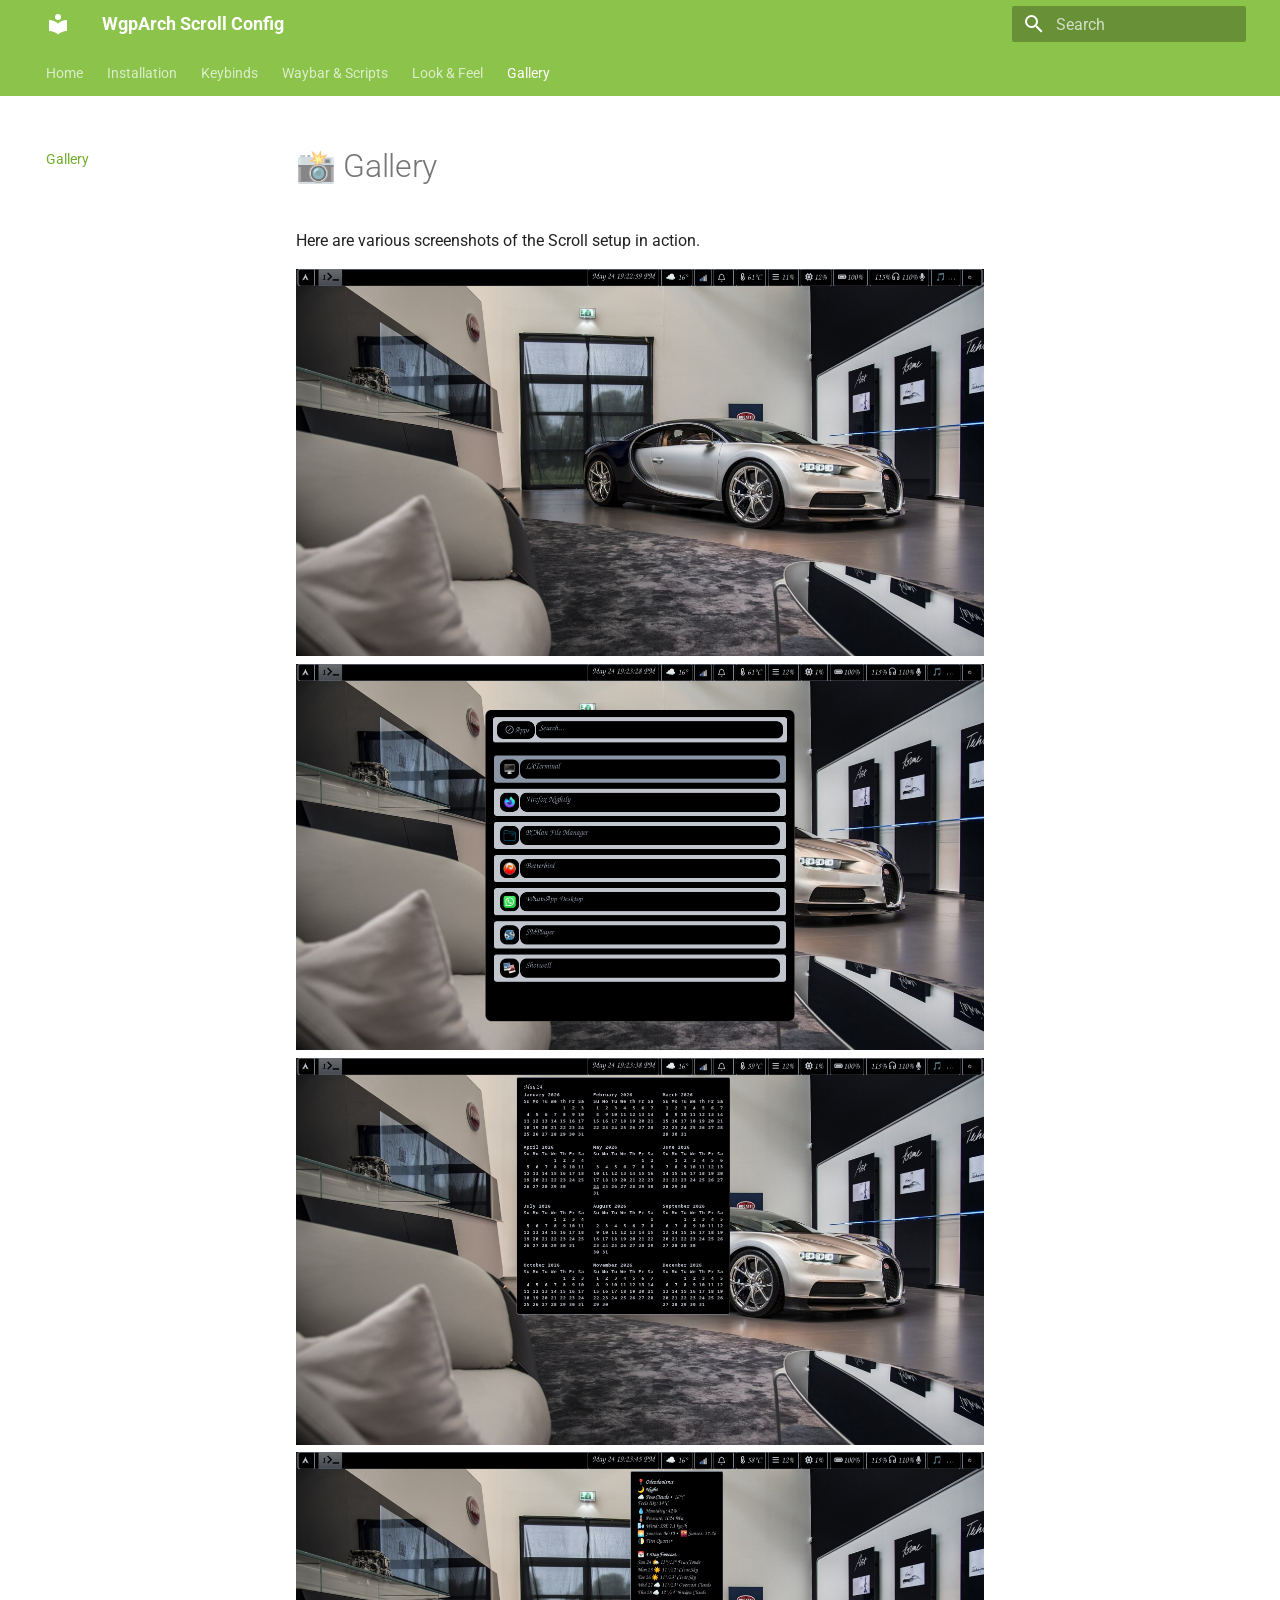
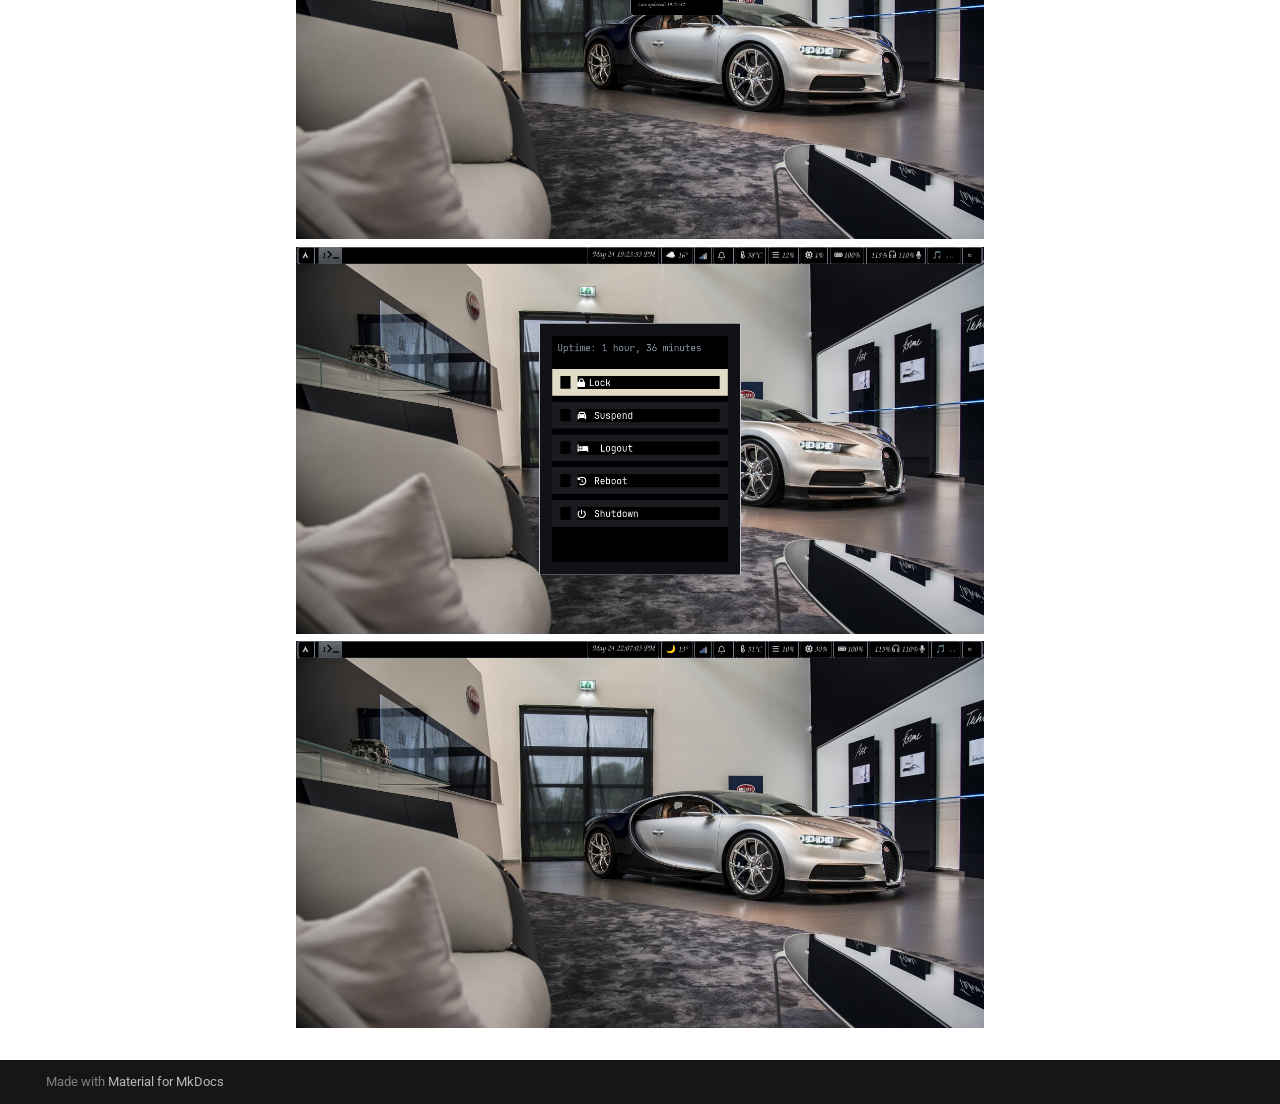
<file: gallery/index.html>
<!doctype html>
<html lang="en" class="no-js">
  <head>
    
      <meta charset="utf-8">
      <meta name="viewport" content="width=device-width,initial-scale=1">
      
      
      
        <link rel="canonical" href="https://wgparch.codeberg.page/scroll/gallery/">
      
      
        <link rel="prev" href="../theming/">
      
      
      
        
      
      
      <link rel="icon" href="../assets/images/favicon.png">
      <meta name="generator" content="mkdocs-1.6.1, mkdocs-material-9.7.6">
    
    
      
        <title>Gallery - WgpArch Scroll Config</title>
      
    
    
      <link rel="stylesheet" href="../assets/stylesheets/main.484c7ddc.min.css">
      
        
        <link rel="stylesheet" href="../assets/stylesheets/palette.ab4e12ef.min.css">
      
      


    
    
      
    
    
      
        
        
        <link rel="preconnect" href="https://fonts.gstatic.com" crossorigin>
        <link rel="stylesheet" href="https://fonts.googleapis.com/css?family=Roboto:300,300i,400,400i,700,700i%7CRoboto+Mono:400,400i,700,700i&display=fallback">
        <style>:root{--md-text-font:"Roboto";--md-code-font:"Roboto Mono"}</style>
      
    
    
    <script>__md_scope=new URL("..",location),__md_hash=e=>[...e].reduce(((e,_)=>(e<<5)-e+_.charCodeAt(0)),0),__md_get=(e,_=localStorage,t=__md_scope)=>JSON.parse(_.getItem(t.pathname+"."+e)),__md_set=(e,_,t=localStorage,a=__md_scope)=>{try{t.setItem(a.pathname+"."+e,JSON.stringify(_))}catch(e){}}</script>
    
      

    
    
  </head>
  
  
    
    
    
    
    
    <body dir="ltr" data-md-color-scheme="default" data-md-color-primary="light-green" data-md-color-accent="lime">
  
    
    <input class="md-toggle" data-md-toggle="drawer" type="checkbox" id="__drawer" autocomplete="off">
    <input class="md-toggle" data-md-toggle="search" type="checkbox" id="__search" autocomplete="off">
    <label class="md-overlay" for="__drawer"></label>
    <div data-md-component="skip">
      
        
        <a href="#gallery" class="md-skip">
          Skip to content
        </a>
      
    </div>
    <div data-md-component="announce">
      
    </div>
    
    
      

<header class="md-header" data-md-component="header">
  <nav class="md-header__inner md-grid" aria-label="Header">
    <a href=".." title="WgpArch Scroll Config" class="md-header__button md-logo" aria-label="WgpArch Scroll Config" data-md-component="logo">
      
  
  <svg xmlns="http://www.w3.org/2000/svg" viewBox="0 0 24 24"><path d="M12 8a3 3 0 0 0 3-3 3 3 0 0 0-3-3 3 3 0 0 0-3 3 3 3 0 0 0 3 3m0 3.54C9.64 9.35 6.5 8 3 8v11c3.5 0 6.64 1.35 9 3.54 2.36-2.19 5.5-3.54 9-3.54V8c-3.5 0-6.64 1.35-9 3.54"/></svg>

    </a>
    <label class="md-header__button md-icon" for="__drawer">
      
      <svg xmlns="http://www.w3.org/2000/svg" viewBox="0 0 24 24"><path d="M3 6h18v2H3zm0 5h18v2H3zm0 5h18v2H3z"/></svg>
    </label>
    <div class="md-header__title" data-md-component="header-title">
      <div class="md-header__ellipsis">
        <div class="md-header__topic">
          <span class="md-ellipsis">
            WgpArch Scroll Config
          </span>
        </div>
        <div class="md-header__topic" data-md-component="header-topic">
          <span class="md-ellipsis">
            
              Gallery
            
          </span>
        </div>
      </div>
    </div>
    
      
    
    
    
    
      
      
        <label class="md-header__button md-icon" for="__search">
          
          <svg xmlns="http://www.w3.org/2000/svg" viewBox="0 0 24 24"><path d="M9.5 3A6.5 6.5 0 0 1 16 9.5c0 1.61-.59 3.09-1.56 4.23l.27.27h.79l5 5-1.5 1.5-5-5v-.79l-.27-.27A6.52 6.52 0 0 1 9.5 16 6.5 6.5 0 0 1 3 9.5 6.5 6.5 0 0 1 9.5 3m0 2C7 5 5 7 5 9.5S7 14 9.5 14 14 12 14 9.5 12 5 9.5 5"/></svg>
        </label>
        <div class="md-search" data-md-component="search" role="dialog">
  <label class="md-search__overlay" for="__search"></label>
  <div class="md-search__inner" role="search">
    <form class="md-search__form" name="search">
      <input type="text" class="md-search__input" name="query" aria-label="Search" placeholder="Search" autocapitalize="off" autocorrect="off" autocomplete="off" spellcheck="false" data-md-component="search-query" required>
      <label class="md-search__icon md-icon" for="__search">
        
        <svg xmlns="http://www.w3.org/2000/svg" viewBox="0 0 24 24"><path d="M9.5 3A6.5 6.5 0 0 1 16 9.5c0 1.61-.59 3.09-1.56 4.23l.27.27h.79l5 5-1.5 1.5-5-5v-.79l-.27-.27A6.52 6.52 0 0 1 9.5 16 6.5 6.5 0 0 1 3 9.5 6.5 6.5 0 0 1 9.5 3m0 2C7 5 5 7 5 9.5S7 14 9.5 14 14 12 14 9.5 12 5 9.5 5"/></svg>
        
        <svg xmlns="http://www.w3.org/2000/svg" viewBox="0 0 24 24"><path d="M20 11v2H8l5.5 5.5-1.42 1.42L4.16 12l7.92-7.92L13.5 5.5 8 11z"/></svg>
      </label>
      <nav class="md-search__options" aria-label="Search">
        
        <button type="reset" class="md-search__icon md-icon" title="Clear" aria-label="Clear" tabindex="-1">
          
          <svg xmlns="http://www.w3.org/2000/svg" viewBox="0 0 24 24"><path d="M19 6.41 17.59 5 12 10.59 6.41 5 5 6.41 10.59 12 5 17.59 6.41 19 12 13.41 17.59 19 19 17.59 13.41 12z"/></svg>
        </button>
      </nav>
      
    </form>
    <div class="md-search__output">
      <div class="md-search__scrollwrap" tabindex="0" data-md-scrollfix>
        <div class="md-search-result" data-md-component="search-result">
          <div class="md-search-result__meta">
            Initializing search
          </div>
          <ol class="md-search-result__list" role="presentation"></ol>
        </div>
      </div>
    </div>
  </div>
</div>
      
    
    
  </nav>
  
</header>
    
    <div class="md-container" data-md-component="container">
      
      
        
          
            
<nav class="md-tabs" aria-label="Tabs" data-md-component="tabs">
  <div class="md-grid">
    <ul class="md-tabs__list">
      
        
  
  
  
  
    <li class="md-tabs__item">
      <a href=".." class="md-tabs__link">
        
  
  
    
  
  Home

      </a>
    </li>
  

      
        
  
  
  
  
    <li class="md-tabs__item">
      <a href="../installation/" class="md-tabs__link">
        
  
  
    
  
  Installation

      </a>
    </li>
  

      
        
  
  
  
  
    <li class="md-tabs__item">
      <a href="../keybinds/" class="md-tabs__link">
        
  
  
    
  
  Keybinds

      </a>
    </li>
  

      
        
  
  
  
  
    <li class="md-tabs__item">
      <a href="../waybar/" class="md-tabs__link">
        
  
  
    
  
  Waybar & Scripts

      </a>
    </li>
  

      
        
  
  
  
  
    <li class="md-tabs__item">
      <a href="../theming/" class="md-tabs__link">
        
  
  
    
  
  Look & Feel

      </a>
    </li>
  

      
        
  
  
  
    
  
  
    <li class="md-tabs__item md-tabs__item--active">
      <a href="./" class="md-tabs__link">
        
  
  
    
  
  Gallery

      </a>
    </li>
  

      
    </ul>
  </div>
</nav>
          
        
      
      <main class="md-main" data-md-component="main">
        <div class="md-main__inner md-grid">
          
            
              
              <div class="md-sidebar md-sidebar--primary" data-md-component="sidebar" data-md-type="navigation" >
                <div class="md-sidebar__scrollwrap">
                  <div class="md-sidebar__inner">
                    


  


<nav class="md-nav md-nav--primary md-nav--lifted" aria-label="Navigation" data-md-level="0">
  <label class="md-nav__title" for="__drawer">
    <a href=".." title="WgpArch Scroll Config" class="md-nav__button md-logo" aria-label="WgpArch Scroll Config" data-md-component="logo">
      
  
  <svg xmlns="http://www.w3.org/2000/svg" viewBox="0 0 24 24"><path d="M12 8a3 3 0 0 0 3-3 3 3 0 0 0-3-3 3 3 0 0 0-3 3 3 3 0 0 0 3 3m0 3.54C9.64 9.35 6.5 8 3 8v11c3.5 0 6.64 1.35 9 3.54 2.36-2.19 5.5-3.54 9-3.54V8c-3.5 0-6.64 1.35-9 3.54"/></svg>

    </a>
    WgpArch Scroll Config
  </label>
  
  <ul class="md-nav__list" data-md-scrollfix>
    
      
      
  
  
  
  
    <li class="md-nav__item">
      <a href=".." class="md-nav__link">
        
  
  
  <span class="md-ellipsis">
    
  
    Home
  

    
  </span>
  
  

      </a>
    </li>
  

    
      
      
  
  
  
  
    <li class="md-nav__item">
      <a href="../installation/" class="md-nav__link">
        
  
  
  <span class="md-ellipsis">
    
  
    Installation
  

    
  </span>
  
  

      </a>
    </li>
  

    
      
      
  
  
  
  
    <li class="md-nav__item">
      <a href="../keybinds/" class="md-nav__link">
        
  
  
  <span class="md-ellipsis">
    
  
    Keybinds
  

    
  </span>
  
  

      </a>
    </li>
  

    
      
      
  
  
  
  
    <li class="md-nav__item">
      <a href="../waybar/" class="md-nav__link">
        
  
  
  <span class="md-ellipsis">
    
  
    Waybar & Scripts
  

    
  </span>
  
  

      </a>
    </li>
  

    
      
      
  
  
  
  
    <li class="md-nav__item">
      <a href="../theming/" class="md-nav__link">
        
  
  
  <span class="md-ellipsis">
    
  
    Look & Feel
  

    
  </span>
  
  

      </a>
    </li>
  

    
      
      
  
  
    
  
  
  
    <li class="md-nav__item md-nav__item--active">
      
      <input class="md-nav__toggle md-toggle" type="checkbox" id="__toc">
      
      
        
      
      
      <a href="./" class="md-nav__link md-nav__link--active">
        
  
  
  <span class="md-ellipsis">
    
  
    Gallery
  

    
  </span>
  
  

      </a>
      
    </li>
  

    
  </ul>
</nav>
                  </div>
                </div>
              </div>
            
            
              
              <div class="md-sidebar md-sidebar--secondary" data-md-component="sidebar" data-md-type="toc" >
                <div class="md-sidebar__scrollwrap">
                  <div class="md-sidebar__inner">
                    

<nav class="md-nav md-nav--secondary" aria-label="Table of contents">
  
  
  
    
  
  
</nav>
                  </div>
                </div>
              </div>
            
          
          
            <div class="md-content" data-md-component="content">
              
              <article class="md-content__inner md-typeset">
                
                  



<h1 id="gallery">📸 Gallery</h1>
<p>Here are various screenshots of the Scroll setup in action.</p>
<p><img alt="Screenshot 1" src="../screenshots/screenshot_2026-05-24_19-22-59.png" />
<img alt="Screenshot 2" src="../screenshots/screenshot_2026-05-24_19-23-28.png" />
<img alt="Screenshot 3" src="../screenshots/screenshot_2026-05-24_19-23-38.png" />
<img alt="Screenshot 4" src="../screenshots/screenshot_2026-05-24_19-23-45.png" />
<img alt="Screenshot 5" src="../screenshots/screenshot_2026-05-24_19-23-53.png" />
<img alt="Screenshot 6" src="../screenshots/screenshot_2026-05-24_22-07-03.png" /></p>












                
              </article>
            </div>
          
          
<script>var target=document.getElementById(location.hash.slice(1));target&&target.name&&(target.checked=target.name.startsWith("__tabbed_"))</script>
        </div>
        
      </main>
      
        <footer class="md-footer">
  
  <div class="md-footer-meta md-typeset">
    <div class="md-footer-meta__inner md-grid">
      <div class="md-copyright">
  
  
    Made with
    <a href="https://squidfunk.github.io/mkdocs-material/" target="_blank" rel="noopener">
      Material for MkDocs
    </a>
  
</div>
      
    </div>
  </div>
</footer>
      
    </div>
    <div class="md-dialog" data-md-component="dialog">
      <div class="md-dialog__inner md-typeset"></div>
    </div>
    
    
    
      
      
      <script id="__config" type="application/json">{"annotate": null, "base": "..", "features": ["navigation.tabs", "navigation.expand"], "search": "../assets/javascripts/workers/search.2c215733.min.js", "tags": null, "translations": {"clipboard.copied": "Copied to clipboard", "clipboard.copy": "Copy to clipboard", "search.result.more.one": "1 more on this page", "search.result.more.other": "# more on this page", "search.result.none": "No matching documents", "search.result.one": "1 matching document", "search.result.other": "# matching documents", "search.result.placeholder": "Type to start searching", "search.result.term.missing": "Missing", "select.version": "Select version"}, "version": null}</script>
    
    
      <script src="../assets/javascripts/bundle.79ae519e.min.js"></script>
      
    
  </body>
</html>
</file>
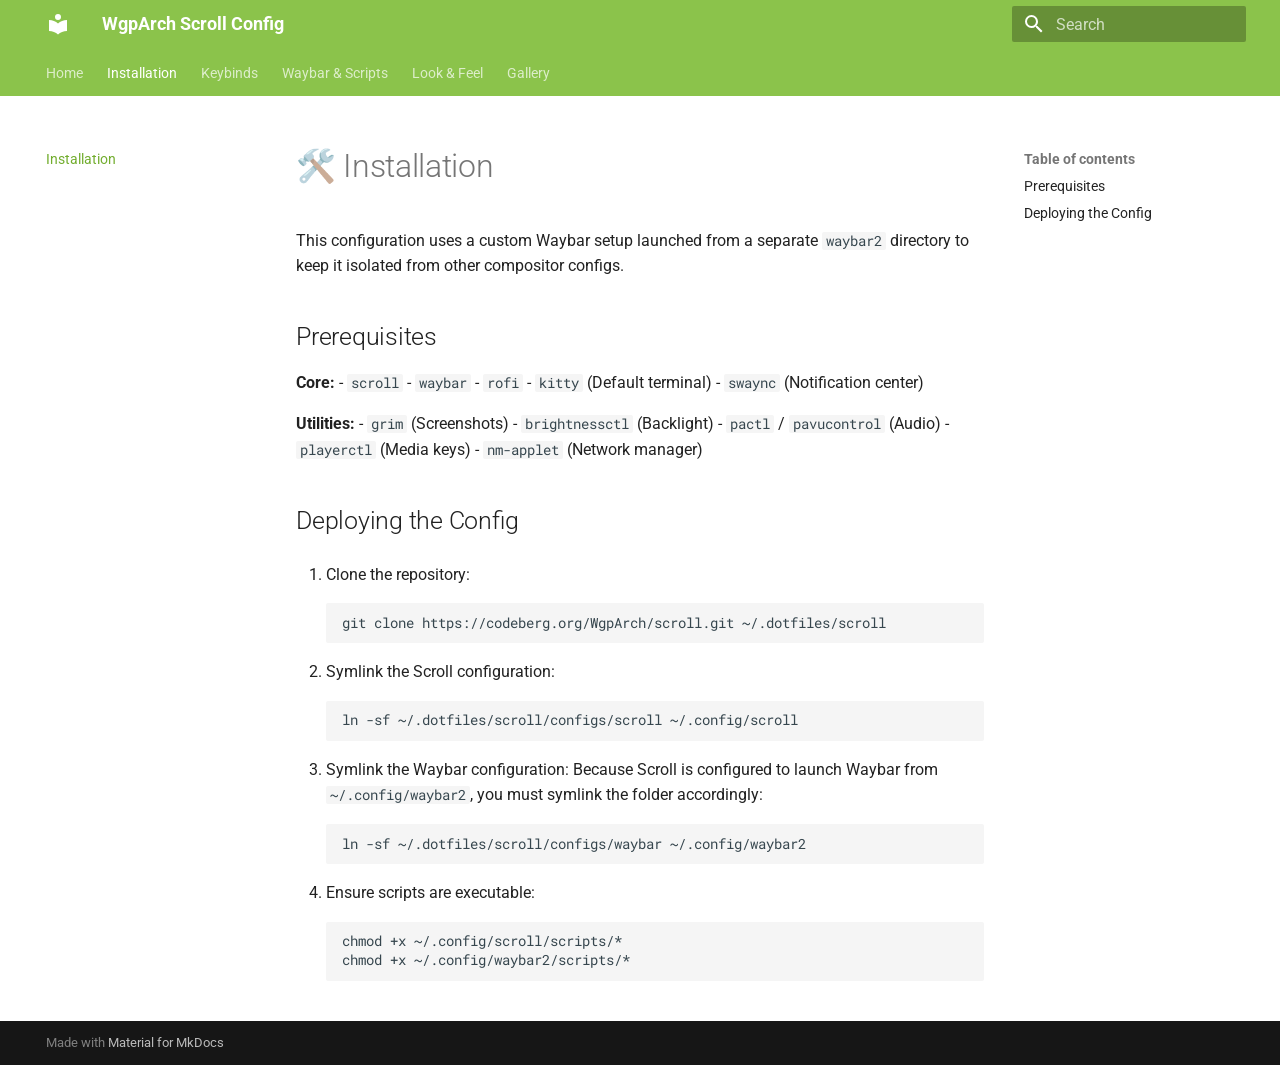
<file: installation/index.html>
<!doctype html>
<html lang="en" class="no-js">
  <head>
    
      <meta charset="utf-8">
      <meta name="viewport" content="width=device-width,initial-scale=1">
      
      
      
        <link rel="canonical" href="https://wgparch.codeberg.page/scroll/installation/">
      
      
        <link rel="prev" href="..">
      
      
        <link rel="next" href="../keybinds/">
      
      
        
      
      
      <link rel="icon" href="../assets/images/favicon.png">
      <meta name="generator" content="mkdocs-1.6.1, mkdocs-material-9.7.6">
    
    
      
        <title>Installation - WgpArch Scroll Config</title>
      
    
    
      <link rel="stylesheet" href="../assets/stylesheets/main.484c7ddc.min.css">
      
        
        <link rel="stylesheet" href="../assets/stylesheets/palette.ab4e12ef.min.css">
      
      


    
    
      
    
    
      
        
        
        <link rel="preconnect" href="https://fonts.gstatic.com" crossorigin>
        <link rel="stylesheet" href="https://fonts.googleapis.com/css?family=Roboto:300,300i,400,400i,700,700i%7CRoboto+Mono:400,400i,700,700i&display=fallback">
        <style>:root{--md-text-font:"Roboto";--md-code-font:"Roboto Mono"}</style>
      
    
    
    <script>__md_scope=new URL("..",location),__md_hash=e=>[...e].reduce(((e,_)=>(e<<5)-e+_.charCodeAt(0)),0),__md_get=(e,_=localStorage,t=__md_scope)=>JSON.parse(_.getItem(t.pathname+"."+e)),__md_set=(e,_,t=localStorage,a=__md_scope)=>{try{t.setItem(a.pathname+"."+e,JSON.stringify(_))}catch(e){}}</script>
    
      

    
    
  </head>
  
  
    
    
    
    
    
    <body dir="ltr" data-md-color-scheme="default" data-md-color-primary="light-green" data-md-color-accent="lime">
  
    
    <input class="md-toggle" data-md-toggle="drawer" type="checkbox" id="__drawer" autocomplete="off">
    <input class="md-toggle" data-md-toggle="search" type="checkbox" id="__search" autocomplete="off">
    <label class="md-overlay" for="__drawer"></label>
    <div data-md-component="skip">
      
        
        <a href="#installation" class="md-skip">
          Skip to content
        </a>
      
    </div>
    <div data-md-component="announce">
      
    </div>
    
    
      

<header class="md-header" data-md-component="header">
  <nav class="md-header__inner md-grid" aria-label="Header">
    <a href=".." title="WgpArch Scroll Config" class="md-header__button md-logo" aria-label="WgpArch Scroll Config" data-md-component="logo">
      
  
  <svg xmlns="http://www.w3.org/2000/svg" viewBox="0 0 24 24"><path d="M12 8a3 3 0 0 0 3-3 3 3 0 0 0-3-3 3 3 0 0 0-3 3 3 3 0 0 0 3 3m0 3.54C9.64 9.35 6.5 8 3 8v11c3.5 0 6.64 1.35 9 3.54 2.36-2.19 5.5-3.54 9-3.54V8c-3.5 0-6.64 1.35-9 3.54"/></svg>

    </a>
    <label class="md-header__button md-icon" for="__drawer">
      
      <svg xmlns="http://www.w3.org/2000/svg" viewBox="0 0 24 24"><path d="M3 6h18v2H3zm0 5h18v2H3zm0 5h18v2H3z"/></svg>
    </label>
    <div class="md-header__title" data-md-component="header-title">
      <div class="md-header__ellipsis">
        <div class="md-header__topic">
          <span class="md-ellipsis">
            WgpArch Scroll Config
          </span>
        </div>
        <div class="md-header__topic" data-md-component="header-topic">
          <span class="md-ellipsis">
            
              Installation
            
          </span>
        </div>
      </div>
    </div>
    
      
    
    
    
    
      
      
        <label class="md-header__button md-icon" for="__search">
          
          <svg xmlns="http://www.w3.org/2000/svg" viewBox="0 0 24 24"><path d="M9.5 3A6.5 6.5 0 0 1 16 9.5c0 1.61-.59 3.09-1.56 4.23l.27.27h.79l5 5-1.5 1.5-5-5v-.79l-.27-.27A6.52 6.52 0 0 1 9.5 16 6.5 6.5 0 0 1 3 9.5 6.5 6.5 0 0 1 9.5 3m0 2C7 5 5 7 5 9.5S7 14 9.5 14 14 12 14 9.5 12 5 9.5 5"/></svg>
        </label>
        <div class="md-search" data-md-component="search" role="dialog">
  <label class="md-search__overlay" for="__search"></label>
  <div class="md-search__inner" role="search">
    <form class="md-search__form" name="search">
      <input type="text" class="md-search__input" name="query" aria-label="Search" placeholder="Search" autocapitalize="off" autocorrect="off" autocomplete="off" spellcheck="false" data-md-component="search-query" required>
      <label class="md-search__icon md-icon" for="__search">
        
        <svg xmlns="http://www.w3.org/2000/svg" viewBox="0 0 24 24"><path d="M9.5 3A6.5 6.5 0 0 1 16 9.5c0 1.61-.59 3.09-1.56 4.23l.27.27h.79l5 5-1.5 1.5-5-5v-.79l-.27-.27A6.52 6.52 0 0 1 9.5 16 6.5 6.5 0 0 1 3 9.5 6.5 6.5 0 0 1 9.5 3m0 2C7 5 5 7 5 9.5S7 14 9.5 14 14 12 14 9.5 12 5 9.5 5"/></svg>
        
        <svg xmlns="http://www.w3.org/2000/svg" viewBox="0 0 24 24"><path d="M20 11v2H8l5.5 5.5-1.42 1.42L4.16 12l7.92-7.92L13.5 5.5 8 11z"/></svg>
      </label>
      <nav class="md-search__options" aria-label="Search">
        
        <button type="reset" class="md-search__icon md-icon" title="Clear" aria-label="Clear" tabindex="-1">
          
          <svg xmlns="http://www.w3.org/2000/svg" viewBox="0 0 24 24"><path d="M19 6.41 17.59 5 12 10.59 6.41 5 5 6.41 10.59 12 5 17.59 6.41 19 12 13.41 17.59 19 19 17.59 13.41 12z"/></svg>
        </button>
      </nav>
      
    </form>
    <div class="md-search__output">
      <div class="md-search__scrollwrap" tabindex="0" data-md-scrollfix>
        <div class="md-search-result" data-md-component="search-result">
          <div class="md-search-result__meta">
            Initializing search
          </div>
          <ol class="md-search-result__list" role="presentation"></ol>
        </div>
      </div>
    </div>
  </div>
</div>
      
    
    
  </nav>
  
</header>
    
    <div class="md-container" data-md-component="container">
      
      
        
          
            
<nav class="md-tabs" aria-label="Tabs" data-md-component="tabs">
  <div class="md-grid">
    <ul class="md-tabs__list">
      
        
  
  
  
  
    <li class="md-tabs__item">
      <a href=".." class="md-tabs__link">
        
  
  
    
  
  Home

      </a>
    </li>
  

      
        
  
  
  
    
  
  
    <li class="md-tabs__item md-tabs__item--active">
      <a href="./" class="md-tabs__link">
        
  
  
    
  
  Installation

      </a>
    </li>
  

      
        
  
  
  
  
    <li class="md-tabs__item">
      <a href="../keybinds/" class="md-tabs__link">
        
  
  
    
  
  Keybinds

      </a>
    </li>
  

      
        
  
  
  
  
    <li class="md-tabs__item">
      <a href="../waybar/" class="md-tabs__link">
        
  
  
    
  
  Waybar & Scripts

      </a>
    </li>
  

      
        
  
  
  
  
    <li class="md-tabs__item">
      <a href="../theming/" class="md-tabs__link">
        
  
  
    
  
  Look & Feel

      </a>
    </li>
  

      
        
  
  
  
  
    <li class="md-tabs__item">
      <a href="../gallery/" class="md-tabs__link">
        
  
  
    
  
  Gallery

      </a>
    </li>
  

      
    </ul>
  </div>
</nav>
          
        
      
      <main class="md-main" data-md-component="main">
        <div class="md-main__inner md-grid">
          
            
              
              <div class="md-sidebar md-sidebar--primary" data-md-component="sidebar" data-md-type="navigation" >
                <div class="md-sidebar__scrollwrap">
                  <div class="md-sidebar__inner">
                    


  


<nav class="md-nav md-nav--primary md-nav--lifted" aria-label="Navigation" data-md-level="0">
  <label class="md-nav__title" for="__drawer">
    <a href=".." title="WgpArch Scroll Config" class="md-nav__button md-logo" aria-label="WgpArch Scroll Config" data-md-component="logo">
      
  
  <svg xmlns="http://www.w3.org/2000/svg" viewBox="0 0 24 24"><path d="M12 8a3 3 0 0 0 3-3 3 3 0 0 0-3-3 3 3 0 0 0-3 3 3 3 0 0 0 3 3m0 3.54C9.64 9.35 6.5 8 3 8v11c3.5 0 6.64 1.35 9 3.54 2.36-2.19 5.5-3.54 9-3.54V8c-3.5 0-6.64 1.35-9 3.54"/></svg>

    </a>
    WgpArch Scroll Config
  </label>
  
  <ul class="md-nav__list" data-md-scrollfix>
    
      
      
  
  
  
  
    <li class="md-nav__item">
      <a href=".." class="md-nav__link">
        
  
  
  <span class="md-ellipsis">
    
  
    Home
  

    
  </span>
  
  

      </a>
    </li>
  

    
      
      
  
  
    
  
  
  
    <li class="md-nav__item md-nav__item--active">
      
      <input class="md-nav__toggle md-toggle" type="checkbox" id="__toc">
      
      
        
      
      
        <label class="md-nav__link md-nav__link--active" for="__toc">
          
  
  
  <span class="md-ellipsis">
    
  
    Installation
  

    
  </span>
  
  

          <span class="md-nav__icon md-icon"></span>
        </label>
      
      <a href="./" class="md-nav__link md-nav__link--active">
        
  
  
  <span class="md-ellipsis">
    
  
    Installation
  

    
  </span>
  
  

      </a>
      
        

<nav class="md-nav md-nav--secondary" aria-label="Table of contents">
  
  
  
    
  
  
    <label class="md-nav__title" for="__toc">
      <span class="md-nav__icon md-icon"></span>
      Table of contents
    </label>
    <ul class="md-nav__list" data-md-component="toc" data-md-scrollfix>
      
        <li class="md-nav__item">
  <a href="#prerequisites" class="md-nav__link">
    <span class="md-ellipsis">
      
        Prerequisites
      
    </span>
  </a>
  
</li>
      
        <li class="md-nav__item">
  <a href="#deploying-the-config" class="md-nav__link">
    <span class="md-ellipsis">
      
        Deploying the Config
      
    </span>
  </a>
  
</li>
      
    </ul>
  
</nav>
      
    </li>
  

    
      
      
  
  
  
  
    <li class="md-nav__item">
      <a href="../keybinds/" class="md-nav__link">
        
  
  
  <span class="md-ellipsis">
    
  
    Keybinds
  

    
  </span>
  
  

      </a>
    </li>
  

    
      
      
  
  
  
  
    <li class="md-nav__item">
      <a href="../waybar/" class="md-nav__link">
        
  
  
  <span class="md-ellipsis">
    
  
    Waybar & Scripts
  

    
  </span>
  
  

      </a>
    </li>
  

    
      
      
  
  
  
  
    <li class="md-nav__item">
      <a href="../theming/" class="md-nav__link">
        
  
  
  <span class="md-ellipsis">
    
  
    Look & Feel
  

    
  </span>
  
  

      </a>
    </li>
  

    
      
      
  
  
  
  
    <li class="md-nav__item">
      <a href="../gallery/" class="md-nav__link">
        
  
  
  <span class="md-ellipsis">
    
  
    Gallery
  

    
  </span>
  
  

      </a>
    </li>
  

    
  </ul>
</nav>
                  </div>
                </div>
              </div>
            
            
              
              <div class="md-sidebar md-sidebar--secondary" data-md-component="sidebar" data-md-type="toc" >
                <div class="md-sidebar__scrollwrap">
                  <div class="md-sidebar__inner">
                    

<nav class="md-nav md-nav--secondary" aria-label="Table of contents">
  
  
  
    
  
  
    <label class="md-nav__title" for="__toc">
      <span class="md-nav__icon md-icon"></span>
      Table of contents
    </label>
    <ul class="md-nav__list" data-md-component="toc" data-md-scrollfix>
      
        <li class="md-nav__item">
  <a href="#prerequisites" class="md-nav__link">
    <span class="md-ellipsis">
      
        Prerequisites
      
    </span>
  </a>
  
</li>
      
        <li class="md-nav__item">
  <a href="#deploying-the-config" class="md-nav__link">
    <span class="md-ellipsis">
      
        Deploying the Config
      
    </span>
  </a>
  
</li>
      
    </ul>
  
</nav>
                  </div>
                </div>
              </div>
            
          
          
            <div class="md-content" data-md-component="content">
              
              <article class="md-content__inner md-typeset">
                
                  



<h1 id="installation">🛠️ Installation</h1>
<p>This configuration uses a custom Waybar setup launched from a separate <code>waybar2</code> directory to keep it isolated from other compositor configs.</p>
<h2 id="prerequisites">Prerequisites</h2>
<p><strong>Core:</strong>
- <code>scroll</code>
- <code>waybar</code>
- <code>rofi</code>
- <code>kitty</code> (Default terminal)
- <code>swaync</code> (Notification center)</p>
<p><strong>Utilities:</strong>
- <code>grim</code> (Screenshots)
- <code>brightnessctl</code> (Backlight)
- <code>pactl</code> / <code>pavucontrol</code> (Audio)
- <code>playerctl</code> (Media keys)
- <code>nm-applet</code> (Network manager)</p>
<h2 id="deploying-the-config">Deploying the Config</h2>
<ol>
<li>
<p>Clone the repository:</p>
<pre><code>git clone https://codeberg.org/WgpArch/scroll.git ~/.dotfiles/scroll
</code></pre>
</li>
<li>
<p>Symlink the Scroll configuration:</p>
<pre><code>ln -sf ~/.dotfiles/scroll/configs/scroll ~/.config/scroll
</code></pre>
</li>
<li>
<p>Symlink the Waybar configuration:
   Because Scroll is configured to launch Waybar from <code>~/.config/waybar2</code>, you must symlink the folder accordingly:</p>
<pre><code>ln -sf ~/.dotfiles/scroll/configs/waybar ~/.config/waybar2
</code></pre>
</li>
<li>
<p>Ensure scripts are executable:</p>
<pre><code>chmod +x ~/.config/scroll/scripts/*
chmod +x ~/.config/waybar2/scripts/*
</code></pre>
</li>
</ol>












                
              </article>
            </div>
          
          
<script>var target=document.getElementById(location.hash.slice(1));target&&target.name&&(target.checked=target.name.startsWith("__tabbed_"))</script>
        </div>
        
      </main>
      
        <footer class="md-footer">
  
  <div class="md-footer-meta md-typeset">
    <div class="md-footer-meta__inner md-grid">
      <div class="md-copyright">
  
  
    Made with
    <a href="https://squidfunk.github.io/mkdocs-material/" target="_blank" rel="noopener">
      Material for MkDocs
    </a>
  
</div>
      
    </div>
  </div>
</footer>
      
    </div>
    <div class="md-dialog" data-md-component="dialog">
      <div class="md-dialog__inner md-typeset"></div>
    </div>
    
    
    
      
      
      <script id="__config" type="application/json">{"annotate": null, "base": "..", "features": ["navigation.tabs", "navigation.expand"], "search": "../assets/javascripts/workers/search.2c215733.min.js", "tags": null, "translations": {"clipboard.copied": "Copied to clipboard", "clipboard.copy": "Copy to clipboard", "search.result.more.one": "1 more on this page", "search.result.more.other": "# more on this page", "search.result.none": "No matching documents", "search.result.one": "1 matching document", "search.result.other": "# matching documents", "search.result.placeholder": "Type to start searching", "search.result.term.missing": "Missing", "select.version": "Select version"}, "version": null}</script>
    
    
      <script src="../assets/javascripts/bundle.79ae519e.min.js"></script>
      
    
  </body>
</html>
</file>
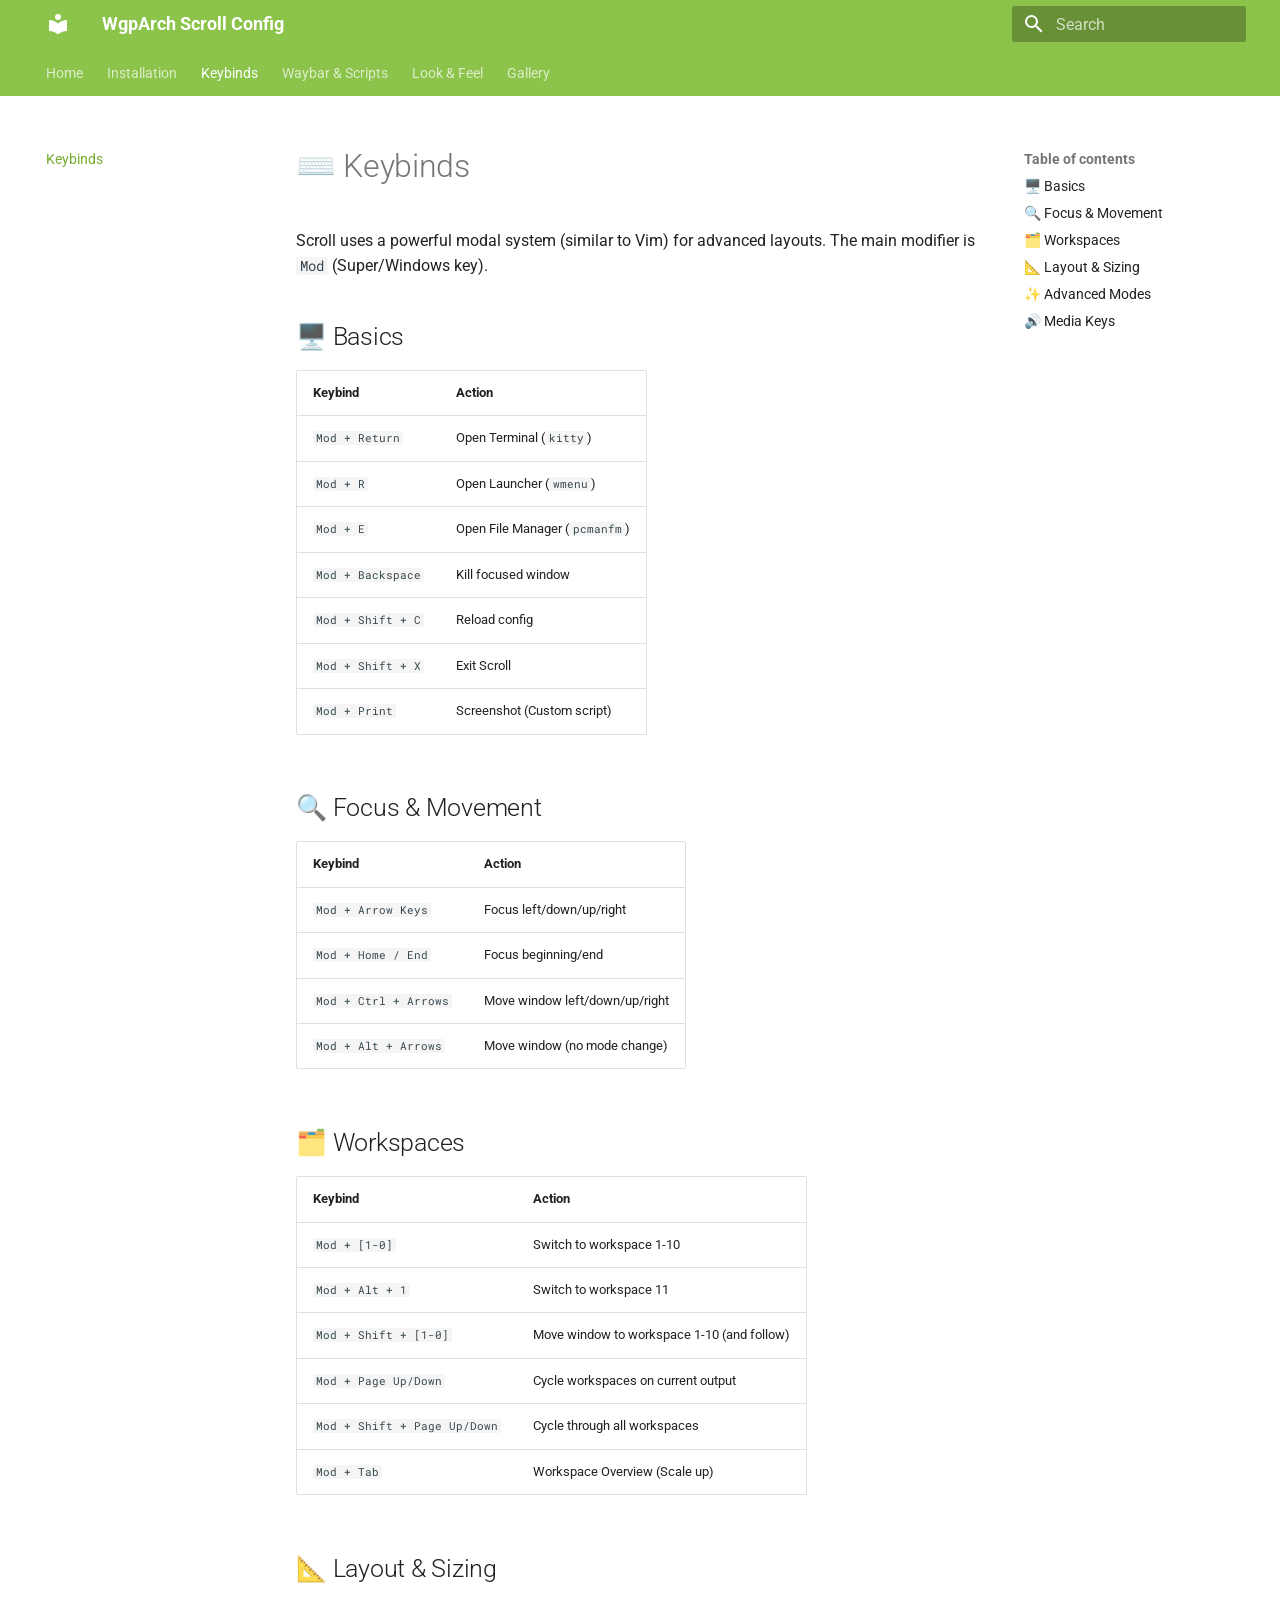
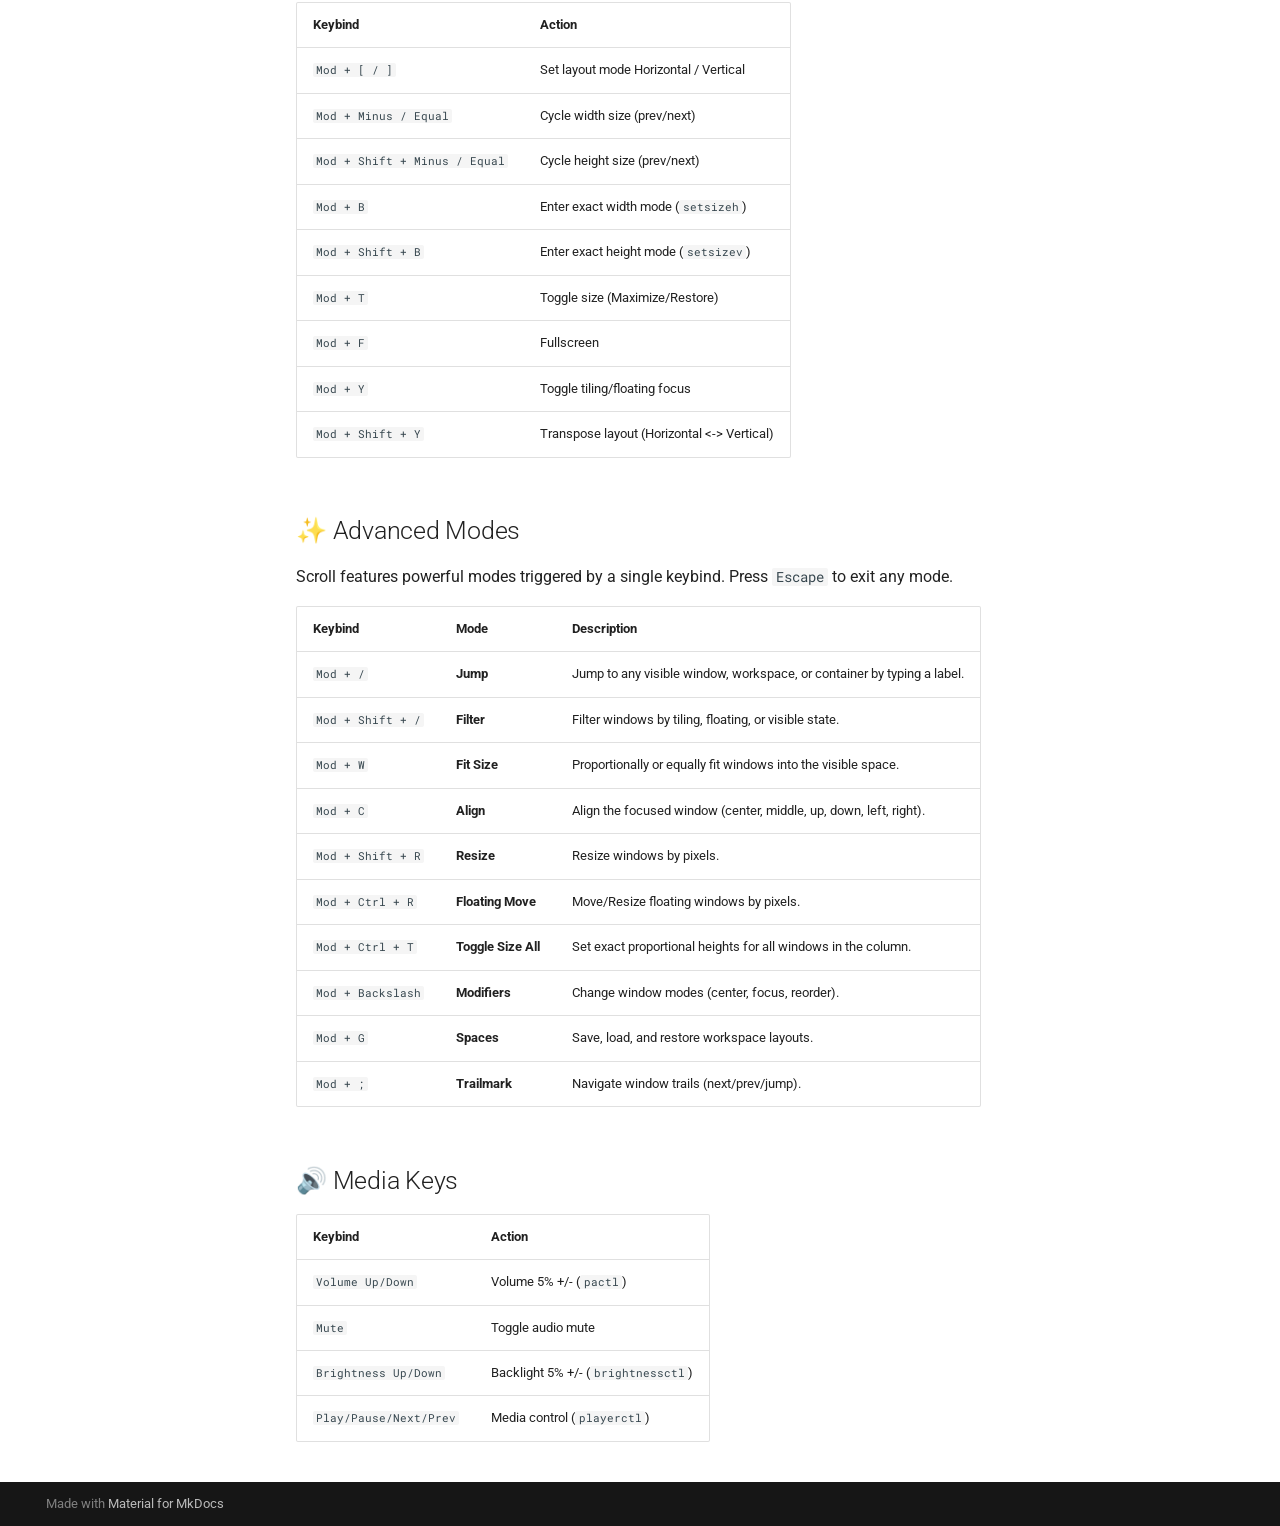
<file: keybinds/index.html>
<!doctype html>
<html lang="en" class="no-js">
  <head>
    
      <meta charset="utf-8">
      <meta name="viewport" content="width=device-width,initial-scale=1">
      
      
      
        <link rel="canonical" href="https://wgparch.codeberg.page/scroll/keybinds/">
      
      
        <link rel="prev" href="../installation/">
      
      
        <link rel="next" href="../waybar/">
      
      
        
      
      
      <link rel="icon" href="../assets/images/favicon.png">
      <meta name="generator" content="mkdocs-1.6.1, mkdocs-material-9.7.6">
    
    
      
        <title>Keybinds - WgpArch Scroll Config</title>
      
    
    
      <link rel="stylesheet" href="../assets/stylesheets/main.484c7ddc.min.css">
      
        
        <link rel="stylesheet" href="../assets/stylesheets/palette.ab4e12ef.min.css">
      
      


    
    
      
    
    
      
        
        
        <link rel="preconnect" href="https://fonts.gstatic.com" crossorigin>
        <link rel="stylesheet" href="https://fonts.googleapis.com/css?family=Roboto:300,300i,400,400i,700,700i%7CRoboto+Mono:400,400i,700,700i&display=fallback">
        <style>:root{--md-text-font:"Roboto";--md-code-font:"Roboto Mono"}</style>
      
    
    
    <script>__md_scope=new URL("..",location),__md_hash=e=>[...e].reduce(((e,_)=>(e<<5)-e+_.charCodeAt(0)),0),__md_get=(e,_=localStorage,t=__md_scope)=>JSON.parse(_.getItem(t.pathname+"."+e)),__md_set=(e,_,t=localStorage,a=__md_scope)=>{try{t.setItem(a.pathname+"."+e,JSON.stringify(_))}catch(e){}}</script>
    
      

    
    
  </head>
  
  
    
    
    
    
    
    <body dir="ltr" data-md-color-scheme="default" data-md-color-primary="light-green" data-md-color-accent="lime">
  
    
    <input class="md-toggle" data-md-toggle="drawer" type="checkbox" id="__drawer" autocomplete="off">
    <input class="md-toggle" data-md-toggle="search" type="checkbox" id="__search" autocomplete="off">
    <label class="md-overlay" for="__drawer"></label>
    <div data-md-component="skip">
      
        
        <a href="#keybinds" class="md-skip">
          Skip to content
        </a>
      
    </div>
    <div data-md-component="announce">
      
    </div>
    
    
      

<header class="md-header" data-md-component="header">
  <nav class="md-header__inner md-grid" aria-label="Header">
    <a href=".." title="WgpArch Scroll Config" class="md-header__button md-logo" aria-label="WgpArch Scroll Config" data-md-component="logo">
      
  
  <svg xmlns="http://www.w3.org/2000/svg" viewBox="0 0 24 24"><path d="M12 8a3 3 0 0 0 3-3 3 3 0 0 0-3-3 3 3 0 0 0-3 3 3 3 0 0 0 3 3m0 3.54C9.64 9.35 6.5 8 3 8v11c3.5 0 6.64 1.35 9 3.54 2.36-2.19 5.5-3.54 9-3.54V8c-3.5 0-6.64 1.35-9 3.54"/></svg>

    </a>
    <label class="md-header__button md-icon" for="__drawer">
      
      <svg xmlns="http://www.w3.org/2000/svg" viewBox="0 0 24 24"><path d="M3 6h18v2H3zm0 5h18v2H3zm0 5h18v2H3z"/></svg>
    </label>
    <div class="md-header__title" data-md-component="header-title">
      <div class="md-header__ellipsis">
        <div class="md-header__topic">
          <span class="md-ellipsis">
            WgpArch Scroll Config
          </span>
        </div>
        <div class="md-header__topic" data-md-component="header-topic">
          <span class="md-ellipsis">
            
              Keybinds
            
          </span>
        </div>
      </div>
    </div>
    
      
    
    
    
    
      
      
        <label class="md-header__button md-icon" for="__search">
          
          <svg xmlns="http://www.w3.org/2000/svg" viewBox="0 0 24 24"><path d="M9.5 3A6.5 6.5 0 0 1 16 9.5c0 1.61-.59 3.09-1.56 4.23l.27.27h.79l5 5-1.5 1.5-5-5v-.79l-.27-.27A6.52 6.52 0 0 1 9.5 16 6.5 6.5 0 0 1 3 9.5 6.5 6.5 0 0 1 9.5 3m0 2C7 5 5 7 5 9.5S7 14 9.5 14 14 12 14 9.5 12 5 9.5 5"/></svg>
        </label>
        <div class="md-search" data-md-component="search" role="dialog">
  <label class="md-search__overlay" for="__search"></label>
  <div class="md-search__inner" role="search">
    <form class="md-search__form" name="search">
      <input type="text" class="md-search__input" name="query" aria-label="Search" placeholder="Search" autocapitalize="off" autocorrect="off" autocomplete="off" spellcheck="false" data-md-component="search-query" required>
      <label class="md-search__icon md-icon" for="__search">
        
        <svg xmlns="http://www.w3.org/2000/svg" viewBox="0 0 24 24"><path d="M9.5 3A6.5 6.5 0 0 1 16 9.5c0 1.61-.59 3.09-1.56 4.23l.27.27h.79l5 5-1.5 1.5-5-5v-.79l-.27-.27A6.52 6.52 0 0 1 9.5 16 6.5 6.5 0 0 1 3 9.5 6.5 6.5 0 0 1 9.5 3m0 2C7 5 5 7 5 9.5S7 14 9.5 14 14 12 14 9.5 12 5 9.5 5"/></svg>
        
        <svg xmlns="http://www.w3.org/2000/svg" viewBox="0 0 24 24"><path d="M20 11v2H8l5.5 5.5-1.42 1.42L4.16 12l7.92-7.92L13.5 5.5 8 11z"/></svg>
      </label>
      <nav class="md-search__options" aria-label="Search">
        
        <button type="reset" class="md-search__icon md-icon" title="Clear" aria-label="Clear" tabindex="-1">
          
          <svg xmlns="http://www.w3.org/2000/svg" viewBox="0 0 24 24"><path d="M19 6.41 17.59 5 12 10.59 6.41 5 5 6.41 10.59 12 5 17.59 6.41 19 12 13.41 17.59 19 19 17.59 13.41 12z"/></svg>
        </button>
      </nav>
      
    </form>
    <div class="md-search__output">
      <div class="md-search__scrollwrap" tabindex="0" data-md-scrollfix>
        <div class="md-search-result" data-md-component="search-result">
          <div class="md-search-result__meta">
            Initializing search
          </div>
          <ol class="md-search-result__list" role="presentation"></ol>
        </div>
      </div>
    </div>
  </div>
</div>
      
    
    
  </nav>
  
</header>
    
    <div class="md-container" data-md-component="container">
      
      
        
          
            
<nav class="md-tabs" aria-label="Tabs" data-md-component="tabs">
  <div class="md-grid">
    <ul class="md-tabs__list">
      
        
  
  
  
  
    <li class="md-tabs__item">
      <a href=".." class="md-tabs__link">
        
  
  
    
  
  Home

      </a>
    </li>
  

      
        
  
  
  
  
    <li class="md-tabs__item">
      <a href="../installation/" class="md-tabs__link">
        
  
  
    
  
  Installation

      </a>
    </li>
  

      
        
  
  
  
    
  
  
    <li class="md-tabs__item md-tabs__item--active">
      <a href="./" class="md-tabs__link">
        
  
  
    
  
  Keybinds

      </a>
    </li>
  

      
        
  
  
  
  
    <li class="md-tabs__item">
      <a href="../waybar/" class="md-tabs__link">
        
  
  
    
  
  Waybar & Scripts

      </a>
    </li>
  

      
        
  
  
  
  
    <li class="md-tabs__item">
      <a href="../theming/" class="md-tabs__link">
        
  
  
    
  
  Look & Feel

      </a>
    </li>
  

      
        
  
  
  
  
    <li class="md-tabs__item">
      <a href="../gallery/" class="md-tabs__link">
        
  
  
    
  
  Gallery

      </a>
    </li>
  

      
    </ul>
  </div>
</nav>
          
        
      
      <main class="md-main" data-md-component="main">
        <div class="md-main__inner md-grid">
          
            
              
              <div class="md-sidebar md-sidebar--primary" data-md-component="sidebar" data-md-type="navigation" >
                <div class="md-sidebar__scrollwrap">
                  <div class="md-sidebar__inner">
                    


  


<nav class="md-nav md-nav--primary md-nav--lifted" aria-label="Navigation" data-md-level="0">
  <label class="md-nav__title" for="__drawer">
    <a href=".." title="WgpArch Scroll Config" class="md-nav__button md-logo" aria-label="WgpArch Scroll Config" data-md-component="logo">
      
  
  <svg xmlns="http://www.w3.org/2000/svg" viewBox="0 0 24 24"><path d="M12 8a3 3 0 0 0 3-3 3 3 0 0 0-3-3 3 3 0 0 0-3 3 3 3 0 0 0 3 3m0 3.54C9.64 9.35 6.5 8 3 8v11c3.5 0 6.64 1.35 9 3.54 2.36-2.19 5.5-3.54 9-3.54V8c-3.5 0-6.64 1.35-9 3.54"/></svg>

    </a>
    WgpArch Scroll Config
  </label>
  
  <ul class="md-nav__list" data-md-scrollfix>
    
      
      
  
  
  
  
    <li class="md-nav__item">
      <a href=".." class="md-nav__link">
        
  
  
  <span class="md-ellipsis">
    
  
    Home
  

    
  </span>
  
  

      </a>
    </li>
  

    
      
      
  
  
  
  
    <li class="md-nav__item">
      <a href="../installation/" class="md-nav__link">
        
  
  
  <span class="md-ellipsis">
    
  
    Installation
  

    
  </span>
  
  

      </a>
    </li>
  

    
      
      
  
  
    
  
  
  
    <li class="md-nav__item md-nav__item--active">
      
      <input class="md-nav__toggle md-toggle" type="checkbox" id="__toc">
      
      
        
      
      
        <label class="md-nav__link md-nav__link--active" for="__toc">
          
  
  
  <span class="md-ellipsis">
    
  
    Keybinds
  

    
  </span>
  
  

          <span class="md-nav__icon md-icon"></span>
        </label>
      
      <a href="./" class="md-nav__link md-nav__link--active">
        
  
  
  <span class="md-ellipsis">
    
  
    Keybinds
  

    
  </span>
  
  

      </a>
      
        

<nav class="md-nav md-nav--secondary" aria-label="Table of contents">
  
  
  
    
  
  
    <label class="md-nav__title" for="__toc">
      <span class="md-nav__icon md-icon"></span>
      Table of contents
    </label>
    <ul class="md-nav__list" data-md-component="toc" data-md-scrollfix>
      
        <li class="md-nav__item">
  <a href="#basics" class="md-nav__link">
    <span class="md-ellipsis">
      
        🖥️ Basics
      
    </span>
  </a>
  
</li>
      
        <li class="md-nav__item">
  <a href="#focus-movement" class="md-nav__link">
    <span class="md-ellipsis">
      
        🔍 Focus &amp; Movement
      
    </span>
  </a>
  
</li>
      
        <li class="md-nav__item">
  <a href="#workspaces" class="md-nav__link">
    <span class="md-ellipsis">
      
        🗂️ Workspaces
      
    </span>
  </a>
  
</li>
      
        <li class="md-nav__item">
  <a href="#layout-sizing" class="md-nav__link">
    <span class="md-ellipsis">
      
        📐 Layout &amp; Sizing
      
    </span>
  </a>
  
</li>
      
        <li class="md-nav__item">
  <a href="#advanced-modes" class="md-nav__link">
    <span class="md-ellipsis">
      
        ✨ Advanced Modes
      
    </span>
  </a>
  
</li>
      
        <li class="md-nav__item">
  <a href="#media-keys" class="md-nav__link">
    <span class="md-ellipsis">
      
        🔊 Media Keys
      
    </span>
  </a>
  
</li>
      
    </ul>
  
</nav>
      
    </li>
  

    
      
      
  
  
  
  
    <li class="md-nav__item">
      <a href="../waybar/" class="md-nav__link">
        
  
  
  <span class="md-ellipsis">
    
  
    Waybar & Scripts
  

    
  </span>
  
  

      </a>
    </li>
  

    
      
      
  
  
  
  
    <li class="md-nav__item">
      <a href="../theming/" class="md-nav__link">
        
  
  
  <span class="md-ellipsis">
    
  
    Look & Feel
  

    
  </span>
  
  

      </a>
    </li>
  

    
      
      
  
  
  
  
    <li class="md-nav__item">
      <a href="../gallery/" class="md-nav__link">
        
  
  
  <span class="md-ellipsis">
    
  
    Gallery
  

    
  </span>
  
  

      </a>
    </li>
  

    
  </ul>
</nav>
                  </div>
                </div>
              </div>
            
            
              
              <div class="md-sidebar md-sidebar--secondary" data-md-component="sidebar" data-md-type="toc" >
                <div class="md-sidebar__scrollwrap">
                  <div class="md-sidebar__inner">
                    

<nav class="md-nav md-nav--secondary" aria-label="Table of contents">
  
  
  
    
  
  
    <label class="md-nav__title" for="__toc">
      <span class="md-nav__icon md-icon"></span>
      Table of contents
    </label>
    <ul class="md-nav__list" data-md-component="toc" data-md-scrollfix>
      
        <li class="md-nav__item">
  <a href="#basics" class="md-nav__link">
    <span class="md-ellipsis">
      
        🖥️ Basics
      
    </span>
  </a>
  
</li>
      
        <li class="md-nav__item">
  <a href="#focus-movement" class="md-nav__link">
    <span class="md-ellipsis">
      
        🔍 Focus &amp; Movement
      
    </span>
  </a>
  
</li>
      
        <li class="md-nav__item">
  <a href="#workspaces" class="md-nav__link">
    <span class="md-ellipsis">
      
        🗂️ Workspaces
      
    </span>
  </a>
  
</li>
      
        <li class="md-nav__item">
  <a href="#layout-sizing" class="md-nav__link">
    <span class="md-ellipsis">
      
        📐 Layout &amp; Sizing
      
    </span>
  </a>
  
</li>
      
        <li class="md-nav__item">
  <a href="#advanced-modes" class="md-nav__link">
    <span class="md-ellipsis">
      
        ✨ Advanced Modes
      
    </span>
  </a>
  
</li>
      
        <li class="md-nav__item">
  <a href="#media-keys" class="md-nav__link">
    <span class="md-ellipsis">
      
        🔊 Media Keys
      
    </span>
  </a>
  
</li>
      
    </ul>
  
</nav>
                  </div>
                </div>
              </div>
            
          
          
            <div class="md-content" data-md-component="content">
              
              <article class="md-content__inner md-typeset">
                
                  



<h1 id="keybinds">⌨️ Keybinds</h1>
<p>Scroll uses a powerful modal system (similar to Vim) for advanced layouts. The main modifier is <code>Mod</code> (Super/Windows key).</p>
<h2 id="basics">🖥️ Basics</h2>
<table>
<thead>
<tr>
<th style="text-align: left;">Keybind</th>
<th style="text-align: left;">Action</th>
</tr>
</thead>
<tbody>
<tr>
<td style="text-align: left;"><code>Mod + Return</code></td>
<td style="text-align: left;">Open Terminal (<code>kitty</code>)</td>
</tr>
<tr>
<td style="text-align: left;"><code>Mod + R</code></td>
<td style="text-align: left;">Open Launcher (<code>wmenu</code>)</td>
</tr>
<tr>
<td style="text-align: left;"><code>Mod + E</code></td>
<td style="text-align: left;">Open File Manager (<code>pcmanfm</code>)</td>
</tr>
<tr>
<td style="text-align: left;"><code>Mod + Backspace</code></td>
<td style="text-align: left;">Kill focused window</td>
</tr>
<tr>
<td style="text-align: left;"><code>Mod + Shift + C</code></td>
<td style="text-align: left;">Reload config</td>
</tr>
<tr>
<td style="text-align: left;"><code>Mod + Shift + X</code></td>
<td style="text-align: left;">Exit Scroll</td>
</tr>
<tr>
<td style="text-align: left;"><code>Mod + Print</code></td>
<td style="text-align: left;">Screenshot (Custom script)</td>
</tr>
</tbody>
</table>
<h2 id="focus-movement">🔍 Focus &amp; Movement</h2>
<table>
<thead>
<tr>
<th style="text-align: left;">Keybind</th>
<th style="text-align: left;">Action</th>
</tr>
</thead>
<tbody>
<tr>
<td style="text-align: left;"><code>Mod + Arrow Keys</code></td>
<td style="text-align: left;">Focus left/down/up/right</td>
</tr>
<tr>
<td style="text-align: left;"><code>Mod + Home / End</code></td>
<td style="text-align: left;">Focus beginning/end</td>
</tr>
<tr>
<td style="text-align: left;"><code>Mod + Ctrl + Arrows</code></td>
<td style="text-align: left;">Move window left/down/up/right</td>
</tr>
<tr>
<td style="text-align: left;"><code>Mod + Alt + Arrows</code></td>
<td style="text-align: left;">Move window (no mode change)</td>
</tr>
</tbody>
</table>
<h2 id="workspaces">🗂️ Workspaces</h2>
<table>
<thead>
<tr>
<th style="text-align: left;">Keybind</th>
<th style="text-align: left;">Action</th>
</tr>
</thead>
<tbody>
<tr>
<td style="text-align: left;"><code>Mod + [1-0]</code></td>
<td style="text-align: left;">Switch to workspace 1-10</td>
</tr>
<tr>
<td style="text-align: left;"><code>Mod + Alt + 1</code></td>
<td style="text-align: left;">Switch to workspace 11</td>
</tr>
<tr>
<td style="text-align: left;"><code>Mod + Shift + [1-0]</code></td>
<td style="text-align: left;">Move window to workspace 1-10 (and follow)</td>
</tr>
<tr>
<td style="text-align: left;"><code>Mod + Page Up/Down</code></td>
<td style="text-align: left;">Cycle workspaces on current output</td>
</tr>
<tr>
<td style="text-align: left;"><code>Mod + Shift + Page Up/Down</code></td>
<td style="text-align: left;">Cycle through all workspaces</td>
</tr>
<tr>
<td style="text-align: left;"><code>Mod + Tab</code></td>
<td style="text-align: left;">Workspace Overview (Scale up)</td>
</tr>
</tbody>
</table>
<h2 id="layout-sizing">📐 Layout &amp; Sizing</h2>
<table>
<thead>
<tr>
<th style="text-align: left;">Keybind</th>
<th style="text-align: left;">Action</th>
</tr>
</thead>
<tbody>
<tr>
<td style="text-align: left;"><code>Mod + [ / ]</code></td>
<td style="text-align: left;">Set layout mode Horizontal / Vertical</td>
</tr>
<tr>
<td style="text-align: left;"><code>Mod + Minus / Equal</code></td>
<td style="text-align: left;">Cycle width size (prev/next)</td>
</tr>
<tr>
<td style="text-align: left;"><code>Mod + Shift + Minus / Equal</code></td>
<td style="text-align: left;">Cycle height size (prev/next)</td>
</tr>
<tr>
<td style="text-align: left;"><code>Mod + B</code></td>
<td style="text-align: left;">Enter exact width mode (<code>setsizeh</code>)</td>
</tr>
<tr>
<td style="text-align: left;"><code>Mod + Shift + B</code></td>
<td style="text-align: left;">Enter exact height mode (<code>setsizev</code>)</td>
</tr>
<tr>
<td style="text-align: left;"><code>Mod + T</code></td>
<td style="text-align: left;">Toggle size (Maximize/Restore)</td>
</tr>
<tr>
<td style="text-align: left;"><code>Mod + F</code></td>
<td style="text-align: left;">Fullscreen</td>
</tr>
<tr>
<td style="text-align: left;"><code>Mod + Y</code></td>
<td style="text-align: left;">Toggle tiling/floating focus</td>
</tr>
<tr>
<td style="text-align: left;"><code>Mod + Shift + Y</code></td>
<td style="text-align: left;">Transpose layout (Horizontal &lt;-&gt; Vertical)</td>
</tr>
</tbody>
</table>
<h2 id="advanced-modes">✨ Advanced Modes</h2>
<p>Scroll features powerful modes triggered by a single keybind. Press <code>Escape</code> to exit any mode.</p>
<table>
<thead>
<tr>
<th style="text-align: left;">Keybind</th>
<th style="text-align: left;">Mode</th>
<th style="text-align: left;">Description</th>
</tr>
</thead>
<tbody>
<tr>
<td style="text-align: left;"><code>Mod + /</code></td>
<td style="text-align: left;"><strong>Jump</strong></td>
<td style="text-align: left;">Jump to any visible window, workspace, or container by typing a label.</td>
</tr>
<tr>
<td style="text-align: left;"><code>Mod + Shift + /</code></td>
<td style="text-align: left;"><strong>Filter</strong></td>
<td style="text-align: left;">Filter windows by tiling, floating, or visible state.</td>
</tr>
<tr>
<td style="text-align: left;"><code>Mod + W</code></td>
<td style="text-align: left;"><strong>Fit Size</strong></td>
<td style="text-align: left;">Proportionally or equally fit windows into the visible space.</td>
</tr>
<tr>
<td style="text-align: left;"><code>Mod + C</code></td>
<td style="text-align: left;"><strong>Align</strong></td>
<td style="text-align: left;">Align the focused window (center, middle, up, down, left, right).</td>
</tr>
<tr>
<td style="text-align: left;"><code>Mod + Shift + R</code></td>
<td style="text-align: left;"><strong>Resize</strong></td>
<td style="text-align: left;">Resize windows by pixels.</td>
</tr>
<tr>
<td style="text-align: left;"><code>Mod + Ctrl + R</code></td>
<td style="text-align: left;"><strong>Floating Move</strong></td>
<td style="text-align: left;">Move/Resize floating windows by pixels.</td>
</tr>
<tr>
<td style="text-align: left;"><code>Mod + Ctrl + T</code></td>
<td style="text-align: left;"><strong>Toggle Size All</strong></td>
<td style="text-align: left;">Set exact proportional heights for all windows in the column.</td>
</tr>
<tr>
<td style="text-align: left;"><code>Mod + Backslash</code></td>
<td style="text-align: left;"><strong>Modifiers</strong></td>
<td style="text-align: left;">Change window modes (center, focus, reorder).</td>
</tr>
<tr>
<td style="text-align: left;"><code>Mod + G</code></td>
<td style="text-align: left;"><strong>Spaces</strong></td>
<td style="text-align: left;">Save, load, and restore workspace layouts.</td>
</tr>
<tr>
<td style="text-align: left;"><code>Mod + ;</code></td>
<td style="text-align: left;"><strong>Trailmark</strong></td>
<td style="text-align: left;">Navigate window trails (next/prev/jump).</td>
</tr>
</tbody>
</table>
<h2 id="media-keys">🔊 Media Keys</h2>
<table>
<thead>
<tr>
<th style="text-align: left;">Keybind</th>
<th style="text-align: left;">Action</th>
</tr>
</thead>
<tbody>
<tr>
<td style="text-align: left;"><code>Volume Up/Down</code></td>
<td style="text-align: left;">Volume 5% +/- (<code>pactl</code>)</td>
</tr>
<tr>
<td style="text-align: left;"><code>Mute</code></td>
<td style="text-align: left;">Toggle audio mute</td>
</tr>
<tr>
<td style="text-align: left;"><code>Brightness Up/Down</code></td>
<td style="text-align: left;">Backlight 5% +/- (<code>brightnessctl</code>)</td>
</tr>
<tr>
<td style="text-align: left;"><code>Play/Pause/Next/Prev</code></td>
<td style="text-align: left;">Media control (<code>playerctl</code>)</td>
</tr>
</tbody>
</table>












                
              </article>
            </div>
          
          
<script>var target=document.getElementById(location.hash.slice(1));target&&target.name&&(target.checked=target.name.startsWith("__tabbed_"))</script>
        </div>
        
      </main>
      
        <footer class="md-footer">
  
  <div class="md-footer-meta md-typeset">
    <div class="md-footer-meta__inner md-grid">
      <div class="md-copyright">
  
  
    Made with
    <a href="https://squidfunk.github.io/mkdocs-material/" target="_blank" rel="noopener">
      Material for MkDocs
    </a>
  
</div>
      
    </div>
  </div>
</footer>
      
    </div>
    <div class="md-dialog" data-md-component="dialog">
      <div class="md-dialog__inner md-typeset"></div>
    </div>
    
    
    
      
      
      <script id="__config" type="application/json">{"annotate": null, "base": "..", "features": ["navigation.tabs", "navigation.expand"], "search": "../assets/javascripts/workers/search.2c215733.min.js", "tags": null, "translations": {"clipboard.copied": "Copied to clipboard", "clipboard.copy": "Copy to clipboard", "search.result.more.one": "1 more on this page", "search.result.more.other": "# more on this page", "search.result.none": "No matching documents", "search.result.one": "1 matching document", "search.result.other": "# matching documents", "search.result.placeholder": "Type to start searching", "search.result.term.missing": "Missing", "select.version": "Select version"}, "version": null}</script>
    
    
      <script src="../assets/javascripts/bundle.79ae519e.min.js"></script>
      
    
  </body>
</html>
</file>
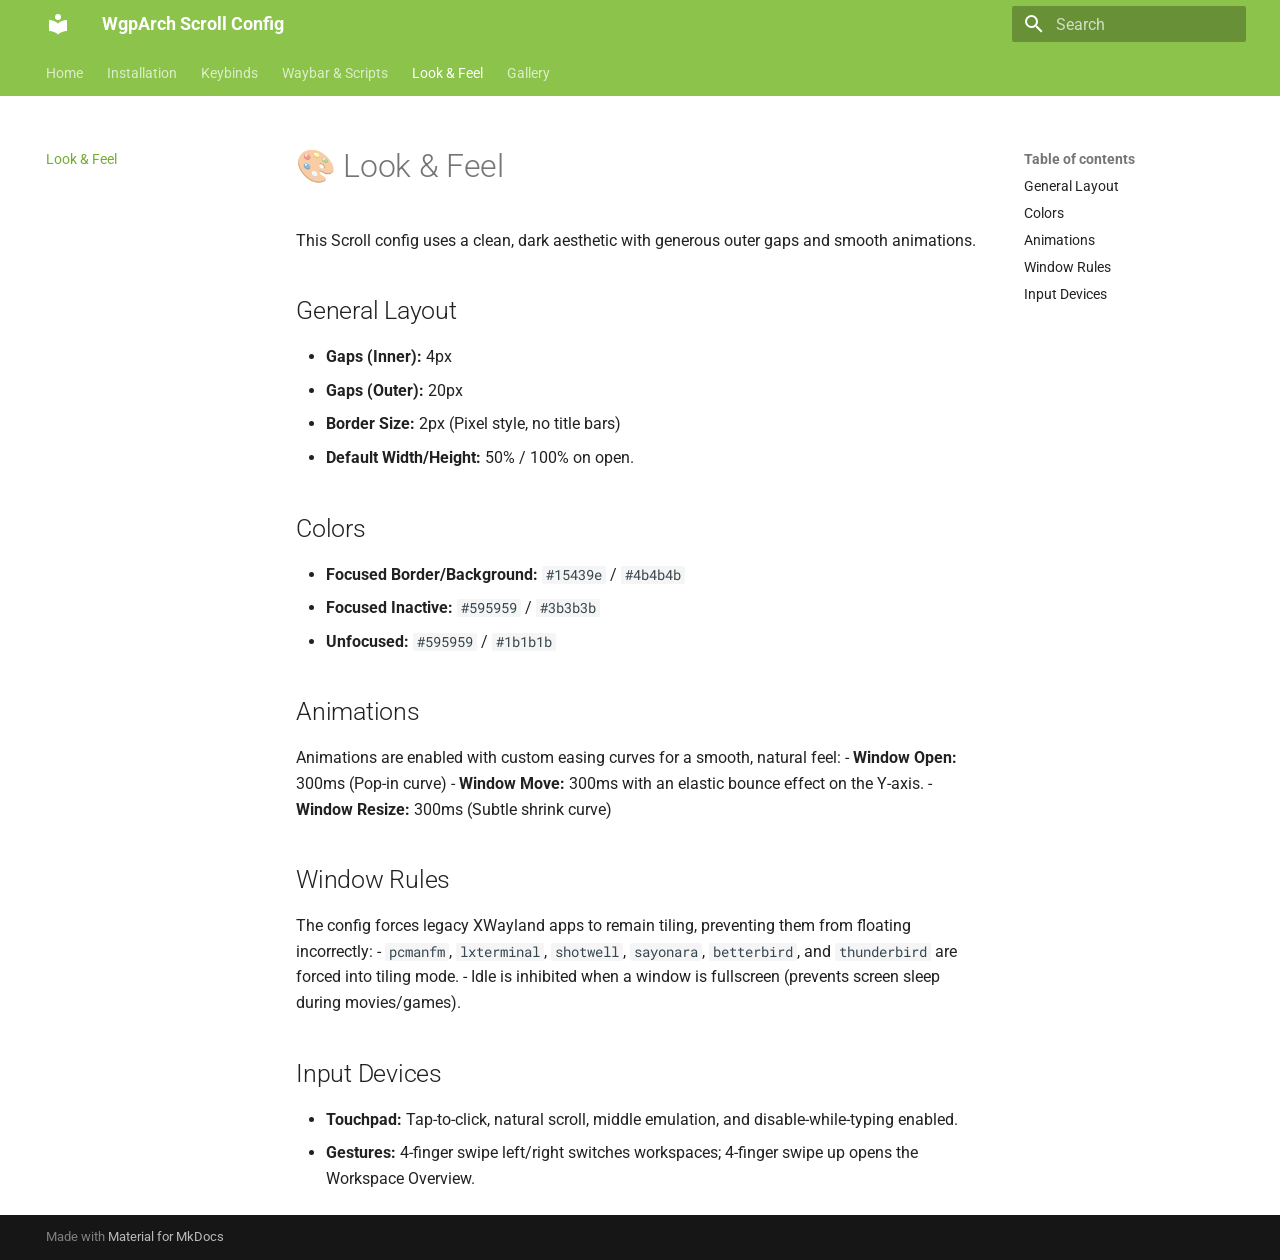
<file: theming/index.html>
<!doctype html>
<html lang="en" class="no-js">
  <head>
    
      <meta charset="utf-8">
      <meta name="viewport" content="width=device-width,initial-scale=1">
      
      
      
        <link rel="canonical" href="https://wgparch.codeberg.page/scroll/theming/">
      
      
        <link rel="prev" href="../waybar/">
      
      
        <link rel="next" href="../gallery/">
      
      
        
      
      
      <link rel="icon" href="../assets/images/favicon.png">
      <meta name="generator" content="mkdocs-1.6.1, mkdocs-material-9.7.6">
    
    
      
        <title>Look & Feel - WgpArch Scroll Config</title>
      
    
    
      <link rel="stylesheet" href="../assets/stylesheets/main.484c7ddc.min.css">
      
        
        <link rel="stylesheet" href="../assets/stylesheets/palette.ab4e12ef.min.css">
      
      


    
    
      
    
    
      
        
        
        <link rel="preconnect" href="https://fonts.gstatic.com" crossorigin>
        <link rel="stylesheet" href="https://fonts.googleapis.com/css?family=Roboto:300,300i,400,400i,700,700i%7CRoboto+Mono:400,400i,700,700i&display=fallback">
        <style>:root{--md-text-font:"Roboto";--md-code-font:"Roboto Mono"}</style>
      
    
    
    <script>__md_scope=new URL("..",location),__md_hash=e=>[...e].reduce(((e,_)=>(e<<5)-e+_.charCodeAt(0)),0),__md_get=(e,_=localStorage,t=__md_scope)=>JSON.parse(_.getItem(t.pathname+"."+e)),__md_set=(e,_,t=localStorage,a=__md_scope)=>{try{t.setItem(a.pathname+"."+e,JSON.stringify(_))}catch(e){}}</script>
    
      

    
    
  </head>
  
  
    
    
    
    
    
    <body dir="ltr" data-md-color-scheme="default" data-md-color-primary="light-green" data-md-color-accent="lime">
  
    
    <input class="md-toggle" data-md-toggle="drawer" type="checkbox" id="__drawer" autocomplete="off">
    <input class="md-toggle" data-md-toggle="search" type="checkbox" id="__search" autocomplete="off">
    <label class="md-overlay" for="__drawer"></label>
    <div data-md-component="skip">
      
        
        <a href="#look-feel" class="md-skip">
          Skip to content
        </a>
      
    </div>
    <div data-md-component="announce">
      
    </div>
    
    
      

<header class="md-header" data-md-component="header">
  <nav class="md-header__inner md-grid" aria-label="Header">
    <a href=".." title="WgpArch Scroll Config" class="md-header__button md-logo" aria-label="WgpArch Scroll Config" data-md-component="logo">
      
  
  <svg xmlns="http://www.w3.org/2000/svg" viewBox="0 0 24 24"><path d="M12 8a3 3 0 0 0 3-3 3 3 0 0 0-3-3 3 3 0 0 0-3 3 3 3 0 0 0 3 3m0 3.54C9.64 9.35 6.5 8 3 8v11c3.5 0 6.64 1.35 9 3.54 2.36-2.19 5.5-3.54 9-3.54V8c-3.5 0-6.64 1.35-9 3.54"/></svg>

    </a>
    <label class="md-header__button md-icon" for="__drawer">
      
      <svg xmlns="http://www.w3.org/2000/svg" viewBox="0 0 24 24"><path d="M3 6h18v2H3zm0 5h18v2H3zm0 5h18v2H3z"/></svg>
    </label>
    <div class="md-header__title" data-md-component="header-title">
      <div class="md-header__ellipsis">
        <div class="md-header__topic">
          <span class="md-ellipsis">
            WgpArch Scroll Config
          </span>
        </div>
        <div class="md-header__topic" data-md-component="header-topic">
          <span class="md-ellipsis">
            
              Look & Feel
            
          </span>
        </div>
      </div>
    </div>
    
      
    
    
    
    
      
      
        <label class="md-header__button md-icon" for="__search">
          
          <svg xmlns="http://www.w3.org/2000/svg" viewBox="0 0 24 24"><path d="M9.5 3A6.5 6.5 0 0 1 16 9.5c0 1.61-.59 3.09-1.56 4.23l.27.27h.79l5 5-1.5 1.5-5-5v-.79l-.27-.27A6.52 6.52 0 0 1 9.5 16 6.5 6.5 0 0 1 3 9.5 6.5 6.5 0 0 1 9.5 3m0 2C7 5 5 7 5 9.5S7 14 9.5 14 14 12 14 9.5 12 5 9.5 5"/></svg>
        </label>
        <div class="md-search" data-md-component="search" role="dialog">
  <label class="md-search__overlay" for="__search"></label>
  <div class="md-search__inner" role="search">
    <form class="md-search__form" name="search">
      <input type="text" class="md-search__input" name="query" aria-label="Search" placeholder="Search" autocapitalize="off" autocorrect="off" autocomplete="off" spellcheck="false" data-md-component="search-query" required>
      <label class="md-search__icon md-icon" for="__search">
        
        <svg xmlns="http://www.w3.org/2000/svg" viewBox="0 0 24 24"><path d="M9.5 3A6.5 6.5 0 0 1 16 9.5c0 1.61-.59 3.09-1.56 4.23l.27.27h.79l5 5-1.5 1.5-5-5v-.79l-.27-.27A6.52 6.52 0 0 1 9.5 16 6.5 6.5 0 0 1 3 9.5 6.5 6.5 0 0 1 9.5 3m0 2C7 5 5 7 5 9.5S7 14 9.5 14 14 12 14 9.5 12 5 9.5 5"/></svg>
        
        <svg xmlns="http://www.w3.org/2000/svg" viewBox="0 0 24 24"><path d="M20 11v2H8l5.5 5.5-1.42 1.42L4.16 12l7.92-7.92L13.5 5.5 8 11z"/></svg>
      </label>
      <nav class="md-search__options" aria-label="Search">
        
        <button type="reset" class="md-search__icon md-icon" title="Clear" aria-label="Clear" tabindex="-1">
          
          <svg xmlns="http://www.w3.org/2000/svg" viewBox="0 0 24 24"><path d="M19 6.41 17.59 5 12 10.59 6.41 5 5 6.41 10.59 12 5 17.59 6.41 19 12 13.41 17.59 19 19 17.59 13.41 12z"/></svg>
        </button>
      </nav>
      
    </form>
    <div class="md-search__output">
      <div class="md-search__scrollwrap" tabindex="0" data-md-scrollfix>
        <div class="md-search-result" data-md-component="search-result">
          <div class="md-search-result__meta">
            Initializing search
          </div>
          <ol class="md-search-result__list" role="presentation"></ol>
        </div>
      </div>
    </div>
  </div>
</div>
      
    
    
  </nav>
  
</header>
    
    <div class="md-container" data-md-component="container">
      
      
        
          
            
<nav class="md-tabs" aria-label="Tabs" data-md-component="tabs">
  <div class="md-grid">
    <ul class="md-tabs__list">
      
        
  
  
  
  
    <li class="md-tabs__item">
      <a href=".." class="md-tabs__link">
        
  
  
    
  
  Home

      </a>
    </li>
  

      
        
  
  
  
  
    <li class="md-tabs__item">
      <a href="../installation/" class="md-tabs__link">
        
  
  
    
  
  Installation

      </a>
    </li>
  

      
        
  
  
  
  
    <li class="md-tabs__item">
      <a href="../keybinds/" class="md-tabs__link">
        
  
  
    
  
  Keybinds

      </a>
    </li>
  

      
        
  
  
  
  
    <li class="md-tabs__item">
      <a href="../waybar/" class="md-tabs__link">
        
  
  
    
  
  Waybar & Scripts

      </a>
    </li>
  

      
        
  
  
  
    
  
  
    <li class="md-tabs__item md-tabs__item--active">
      <a href="./" class="md-tabs__link">
        
  
  
    
  
  Look & Feel

      </a>
    </li>
  

      
        
  
  
  
  
    <li class="md-tabs__item">
      <a href="../gallery/" class="md-tabs__link">
        
  
  
    
  
  Gallery

      </a>
    </li>
  

      
    </ul>
  </div>
</nav>
          
        
      
      <main class="md-main" data-md-component="main">
        <div class="md-main__inner md-grid">
          
            
              
              <div class="md-sidebar md-sidebar--primary" data-md-component="sidebar" data-md-type="navigation" >
                <div class="md-sidebar__scrollwrap">
                  <div class="md-sidebar__inner">
                    


  


<nav class="md-nav md-nav--primary md-nav--lifted" aria-label="Navigation" data-md-level="0">
  <label class="md-nav__title" for="__drawer">
    <a href=".." title="WgpArch Scroll Config" class="md-nav__button md-logo" aria-label="WgpArch Scroll Config" data-md-component="logo">
      
  
  <svg xmlns="http://www.w3.org/2000/svg" viewBox="0 0 24 24"><path d="M12 8a3 3 0 0 0 3-3 3 3 0 0 0-3-3 3 3 0 0 0-3 3 3 3 0 0 0 3 3m0 3.54C9.64 9.35 6.5 8 3 8v11c3.5 0 6.64 1.35 9 3.54 2.36-2.19 5.5-3.54 9-3.54V8c-3.5 0-6.64 1.35-9 3.54"/></svg>

    </a>
    WgpArch Scroll Config
  </label>
  
  <ul class="md-nav__list" data-md-scrollfix>
    
      
      
  
  
  
  
    <li class="md-nav__item">
      <a href=".." class="md-nav__link">
        
  
  
  <span class="md-ellipsis">
    
  
    Home
  

    
  </span>
  
  

      </a>
    </li>
  

    
      
      
  
  
  
  
    <li class="md-nav__item">
      <a href="../installation/" class="md-nav__link">
        
  
  
  <span class="md-ellipsis">
    
  
    Installation
  

    
  </span>
  
  

      </a>
    </li>
  

    
      
      
  
  
  
  
    <li class="md-nav__item">
      <a href="../keybinds/" class="md-nav__link">
        
  
  
  <span class="md-ellipsis">
    
  
    Keybinds
  

    
  </span>
  
  

      </a>
    </li>
  

    
      
      
  
  
  
  
    <li class="md-nav__item">
      <a href="../waybar/" class="md-nav__link">
        
  
  
  <span class="md-ellipsis">
    
  
    Waybar & Scripts
  

    
  </span>
  
  

      </a>
    </li>
  

    
      
      
  
  
    
  
  
  
    <li class="md-nav__item md-nav__item--active">
      
      <input class="md-nav__toggle md-toggle" type="checkbox" id="__toc">
      
      
        
      
      
        <label class="md-nav__link md-nav__link--active" for="__toc">
          
  
  
  <span class="md-ellipsis">
    
  
    Look & Feel
  

    
  </span>
  
  

          <span class="md-nav__icon md-icon"></span>
        </label>
      
      <a href="./" class="md-nav__link md-nav__link--active">
        
  
  
  <span class="md-ellipsis">
    
  
    Look & Feel
  

    
  </span>
  
  

      </a>
      
        

<nav class="md-nav md-nav--secondary" aria-label="Table of contents">
  
  
  
    
  
  
    <label class="md-nav__title" for="__toc">
      <span class="md-nav__icon md-icon"></span>
      Table of contents
    </label>
    <ul class="md-nav__list" data-md-component="toc" data-md-scrollfix>
      
        <li class="md-nav__item">
  <a href="#general-layout" class="md-nav__link">
    <span class="md-ellipsis">
      
        General Layout
      
    </span>
  </a>
  
</li>
      
        <li class="md-nav__item">
  <a href="#colors" class="md-nav__link">
    <span class="md-ellipsis">
      
        Colors
      
    </span>
  </a>
  
</li>
      
        <li class="md-nav__item">
  <a href="#animations" class="md-nav__link">
    <span class="md-ellipsis">
      
        Animations
      
    </span>
  </a>
  
</li>
      
        <li class="md-nav__item">
  <a href="#window-rules" class="md-nav__link">
    <span class="md-ellipsis">
      
        Window Rules
      
    </span>
  </a>
  
</li>
      
        <li class="md-nav__item">
  <a href="#input-devices" class="md-nav__link">
    <span class="md-ellipsis">
      
        Input Devices
      
    </span>
  </a>
  
</li>
      
    </ul>
  
</nav>
      
    </li>
  

    
      
      
  
  
  
  
    <li class="md-nav__item">
      <a href="../gallery/" class="md-nav__link">
        
  
  
  <span class="md-ellipsis">
    
  
    Gallery
  

    
  </span>
  
  

      </a>
    </li>
  

    
  </ul>
</nav>
                  </div>
                </div>
              </div>
            
            
              
              <div class="md-sidebar md-sidebar--secondary" data-md-component="sidebar" data-md-type="toc" >
                <div class="md-sidebar__scrollwrap">
                  <div class="md-sidebar__inner">
                    

<nav class="md-nav md-nav--secondary" aria-label="Table of contents">
  
  
  
    
  
  
    <label class="md-nav__title" for="__toc">
      <span class="md-nav__icon md-icon"></span>
      Table of contents
    </label>
    <ul class="md-nav__list" data-md-component="toc" data-md-scrollfix>
      
        <li class="md-nav__item">
  <a href="#general-layout" class="md-nav__link">
    <span class="md-ellipsis">
      
        General Layout
      
    </span>
  </a>
  
</li>
      
        <li class="md-nav__item">
  <a href="#colors" class="md-nav__link">
    <span class="md-ellipsis">
      
        Colors
      
    </span>
  </a>
  
</li>
      
        <li class="md-nav__item">
  <a href="#animations" class="md-nav__link">
    <span class="md-ellipsis">
      
        Animations
      
    </span>
  </a>
  
</li>
      
        <li class="md-nav__item">
  <a href="#window-rules" class="md-nav__link">
    <span class="md-ellipsis">
      
        Window Rules
      
    </span>
  </a>
  
</li>
      
        <li class="md-nav__item">
  <a href="#input-devices" class="md-nav__link">
    <span class="md-ellipsis">
      
        Input Devices
      
    </span>
  </a>
  
</li>
      
    </ul>
  
</nav>
                  </div>
                </div>
              </div>
            
          
          
            <div class="md-content" data-md-component="content">
              
              <article class="md-content__inner md-typeset">
                
                  



<h1 id="look-feel">🎨 Look &amp; Feel</h1>
<p>This Scroll config uses a clean, dark aesthetic with generous outer gaps and smooth animations.</p>
<h2 id="general-layout">General Layout</h2>
<ul>
<li><strong>Gaps (Inner):</strong> 4px</li>
<li><strong>Gaps (Outer):</strong> 20px</li>
<li><strong>Border Size:</strong> 2px (Pixel style, no title bars)</li>
<li><strong>Default Width/Height:</strong> 50% / 100% on open.</li>
</ul>
<h2 id="colors">Colors</h2>
<ul>
<li><strong>Focused Border/Background:</strong> <code>#15439e</code> / <code>#4b4b4b</code></li>
<li><strong>Focused Inactive:</strong> <code>#595959</code> / <code>#3b3b3b</code></li>
<li><strong>Unfocused:</strong> <code>#595959</code> / <code>#1b1b1b</code></li>
</ul>
<h2 id="animations">Animations</h2>
<p>Animations are enabled with custom easing curves for a smooth, natural feel:
- <strong>Window Open:</strong> 300ms (Pop-in curve)
- <strong>Window Move:</strong> 300ms with an elastic bounce effect on the Y-axis.
- <strong>Window Resize:</strong> 300ms (Subtle shrink curve)</p>
<h2 id="window-rules">Window Rules</h2>
<p>The config forces legacy XWayland apps to remain tiling, preventing them from floating incorrectly:
- <code>pcmanfm</code>, <code>lxterminal</code>, <code>shotwell</code>, <code>sayonara</code>, <code>betterbird</code>, and <code>thunderbird</code> are forced into tiling mode.
- Idle is inhibited when a window is fullscreen (prevents screen sleep during movies/games).</p>
<h2 id="input-devices">Input Devices</h2>
<ul>
<li><strong>Touchpad:</strong> Tap-to-click, natural scroll, middle emulation, and disable-while-typing enabled.</li>
<li><strong>Gestures:</strong> 4-finger swipe left/right switches workspaces; 4-finger swipe up opens the Workspace Overview.</li>
</ul>












                
              </article>
            </div>
          
          
<script>var target=document.getElementById(location.hash.slice(1));target&&target.name&&(target.checked=target.name.startsWith("__tabbed_"))</script>
        </div>
        
      </main>
      
        <footer class="md-footer">
  
  <div class="md-footer-meta md-typeset">
    <div class="md-footer-meta__inner md-grid">
      <div class="md-copyright">
  
  
    Made with
    <a href="https://squidfunk.github.io/mkdocs-material/" target="_blank" rel="noopener">
      Material for MkDocs
    </a>
  
</div>
      
    </div>
  </div>
</footer>
      
    </div>
    <div class="md-dialog" data-md-component="dialog">
      <div class="md-dialog__inner md-typeset"></div>
    </div>
    
    
    
      
      
      <script id="__config" type="application/json">{"annotate": null, "base": "..", "features": ["navigation.tabs", "navigation.expand"], "search": "../assets/javascripts/workers/search.2c215733.min.js", "tags": null, "translations": {"clipboard.copied": "Copied to clipboard", "clipboard.copy": "Copy to clipboard", "search.result.more.one": "1 more on this page", "search.result.more.other": "# more on this page", "search.result.none": "No matching documents", "search.result.one": "1 matching document", "search.result.other": "# matching documents", "search.result.placeholder": "Type to start searching", "search.result.term.missing": "Missing", "select.version": "Select version"}, "version": null}</script>
    
    
      <script src="../assets/javascripts/bundle.79ae519e.min.js"></script>
      
    
  </body>
</html>
</file>
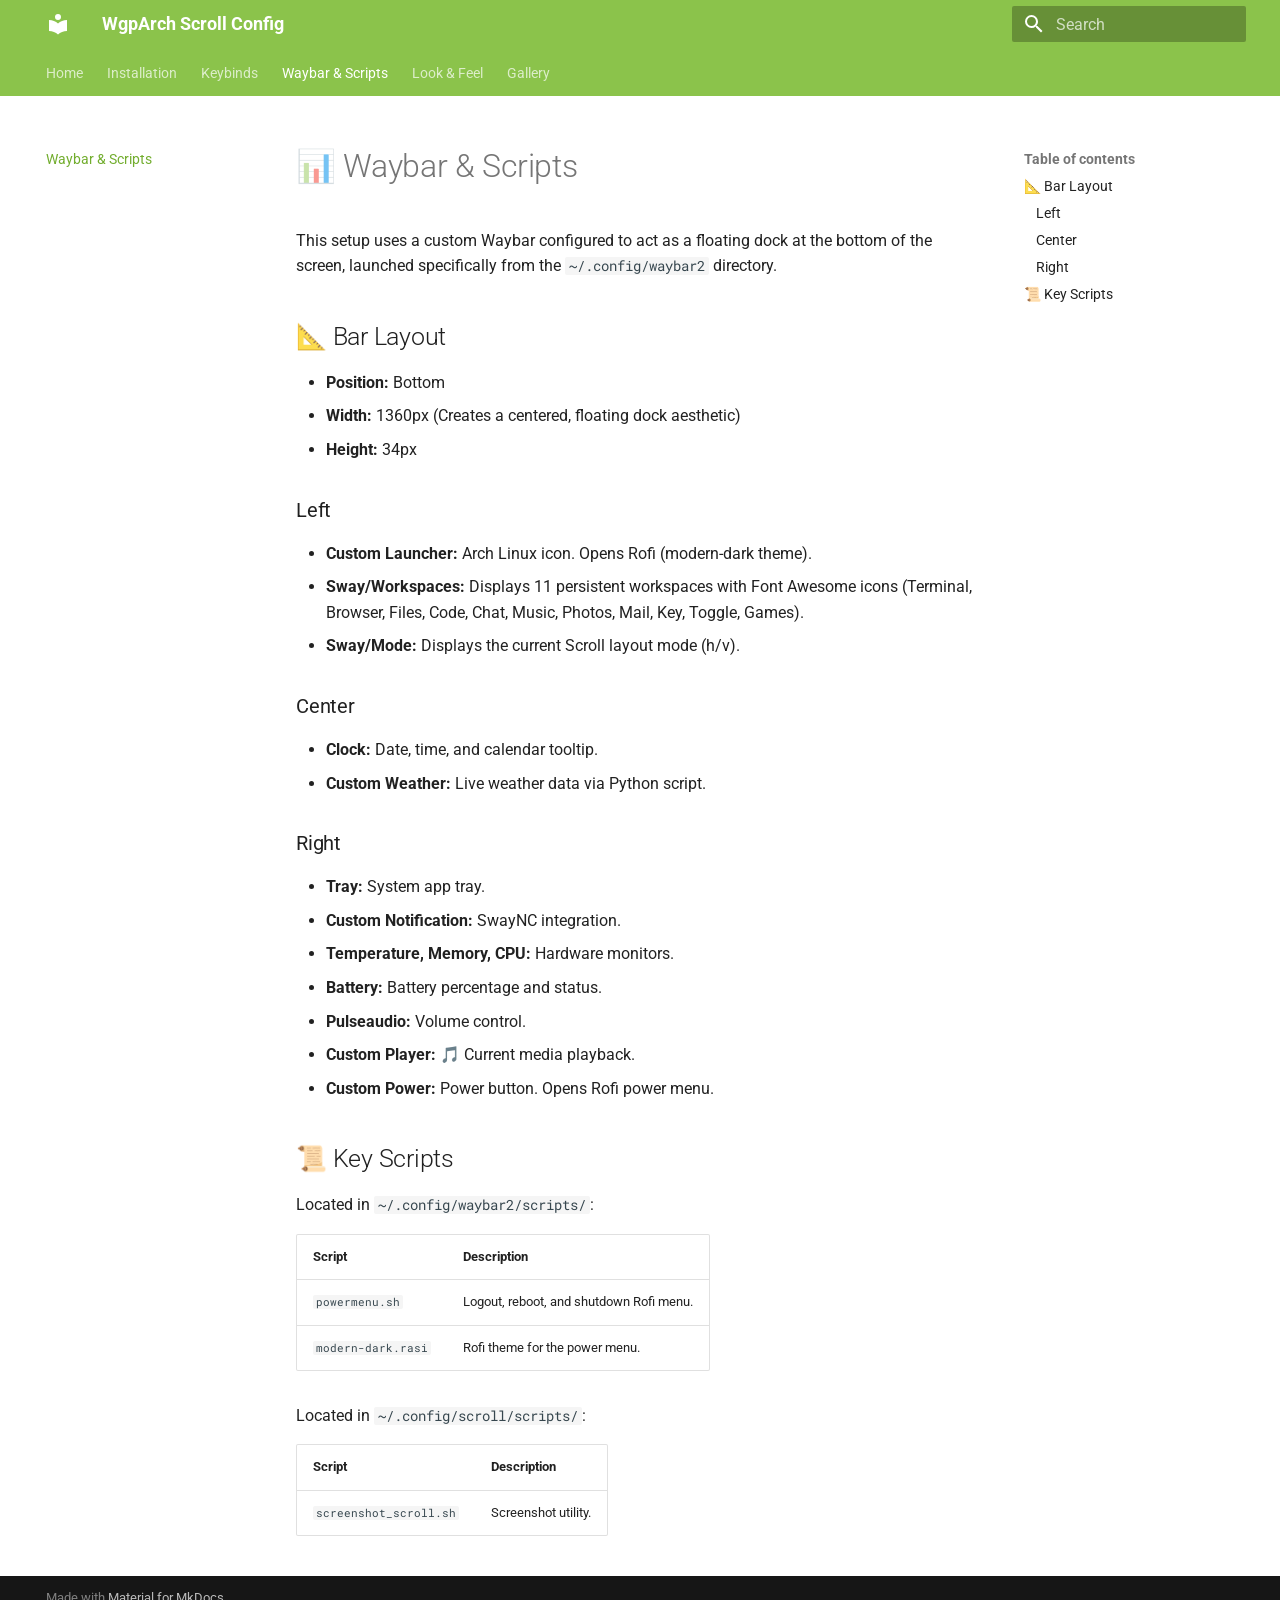
<file: waybar/index.html>
<!doctype html>
<html lang="en" class="no-js">
  <head>
    
      <meta charset="utf-8">
      <meta name="viewport" content="width=device-width,initial-scale=1">
      
      
      
        <link rel="canonical" href="https://wgparch.codeberg.page/scroll/waybar/">
      
      
        <link rel="prev" href="../keybinds/">
      
      
        <link rel="next" href="../theming/">
      
      
        
      
      
      <link rel="icon" href="../assets/images/favicon.png">
      <meta name="generator" content="mkdocs-1.6.1, mkdocs-material-9.7.6">
    
    
      
        <title>Waybar & Scripts - WgpArch Scroll Config</title>
      
    
    
      <link rel="stylesheet" href="../assets/stylesheets/main.484c7ddc.min.css">
      
        
        <link rel="stylesheet" href="../assets/stylesheets/palette.ab4e12ef.min.css">
      
      


    
    
      
    
    
      
        
        
        <link rel="preconnect" href="https://fonts.gstatic.com" crossorigin>
        <link rel="stylesheet" href="https://fonts.googleapis.com/css?family=Roboto:300,300i,400,400i,700,700i%7CRoboto+Mono:400,400i,700,700i&display=fallback">
        <style>:root{--md-text-font:"Roboto";--md-code-font:"Roboto Mono"}</style>
      
    
    
    <script>__md_scope=new URL("..",location),__md_hash=e=>[...e].reduce(((e,_)=>(e<<5)-e+_.charCodeAt(0)),0),__md_get=(e,_=localStorage,t=__md_scope)=>JSON.parse(_.getItem(t.pathname+"."+e)),__md_set=(e,_,t=localStorage,a=__md_scope)=>{try{t.setItem(a.pathname+"."+e,JSON.stringify(_))}catch(e){}}</script>
    
      

    
    
  </head>
  
  
    
    
    
    
    
    <body dir="ltr" data-md-color-scheme="default" data-md-color-primary="light-green" data-md-color-accent="lime">
  
    
    <input class="md-toggle" data-md-toggle="drawer" type="checkbox" id="__drawer" autocomplete="off">
    <input class="md-toggle" data-md-toggle="search" type="checkbox" id="__search" autocomplete="off">
    <label class="md-overlay" for="__drawer"></label>
    <div data-md-component="skip">
      
        
        <a href="#waybar-scripts" class="md-skip">
          Skip to content
        </a>
      
    </div>
    <div data-md-component="announce">
      
    </div>
    
    
      

<header class="md-header" data-md-component="header">
  <nav class="md-header__inner md-grid" aria-label="Header">
    <a href=".." title="WgpArch Scroll Config" class="md-header__button md-logo" aria-label="WgpArch Scroll Config" data-md-component="logo">
      
  
  <svg xmlns="http://www.w3.org/2000/svg" viewBox="0 0 24 24"><path d="M12 8a3 3 0 0 0 3-3 3 3 0 0 0-3-3 3 3 0 0 0-3 3 3 3 0 0 0 3 3m0 3.54C9.64 9.35 6.5 8 3 8v11c3.5 0 6.64 1.35 9 3.54 2.36-2.19 5.5-3.54 9-3.54V8c-3.5 0-6.64 1.35-9 3.54"/></svg>

    </a>
    <label class="md-header__button md-icon" for="__drawer">
      
      <svg xmlns="http://www.w3.org/2000/svg" viewBox="0 0 24 24"><path d="M3 6h18v2H3zm0 5h18v2H3zm0 5h18v2H3z"/></svg>
    </label>
    <div class="md-header__title" data-md-component="header-title">
      <div class="md-header__ellipsis">
        <div class="md-header__topic">
          <span class="md-ellipsis">
            WgpArch Scroll Config
          </span>
        </div>
        <div class="md-header__topic" data-md-component="header-topic">
          <span class="md-ellipsis">
            
              Waybar & Scripts
            
          </span>
        </div>
      </div>
    </div>
    
      
    
    
    
    
      
      
        <label class="md-header__button md-icon" for="__search">
          
          <svg xmlns="http://www.w3.org/2000/svg" viewBox="0 0 24 24"><path d="M9.5 3A6.5 6.5 0 0 1 16 9.5c0 1.61-.59 3.09-1.56 4.23l.27.27h.79l5 5-1.5 1.5-5-5v-.79l-.27-.27A6.52 6.52 0 0 1 9.5 16 6.5 6.5 0 0 1 3 9.5 6.5 6.5 0 0 1 9.5 3m0 2C7 5 5 7 5 9.5S7 14 9.5 14 14 12 14 9.5 12 5 9.5 5"/></svg>
        </label>
        <div class="md-search" data-md-component="search" role="dialog">
  <label class="md-search__overlay" for="__search"></label>
  <div class="md-search__inner" role="search">
    <form class="md-search__form" name="search">
      <input type="text" class="md-search__input" name="query" aria-label="Search" placeholder="Search" autocapitalize="off" autocorrect="off" autocomplete="off" spellcheck="false" data-md-component="search-query" required>
      <label class="md-search__icon md-icon" for="__search">
        
        <svg xmlns="http://www.w3.org/2000/svg" viewBox="0 0 24 24"><path d="M9.5 3A6.5 6.5 0 0 1 16 9.5c0 1.61-.59 3.09-1.56 4.23l.27.27h.79l5 5-1.5 1.5-5-5v-.79l-.27-.27A6.52 6.52 0 0 1 9.5 16 6.5 6.5 0 0 1 3 9.5 6.5 6.5 0 0 1 9.5 3m0 2C7 5 5 7 5 9.5S7 14 9.5 14 14 12 14 9.5 12 5 9.5 5"/></svg>
        
        <svg xmlns="http://www.w3.org/2000/svg" viewBox="0 0 24 24"><path d="M20 11v2H8l5.5 5.5-1.42 1.42L4.16 12l7.92-7.92L13.5 5.5 8 11z"/></svg>
      </label>
      <nav class="md-search__options" aria-label="Search">
        
        <button type="reset" class="md-search__icon md-icon" title="Clear" aria-label="Clear" tabindex="-1">
          
          <svg xmlns="http://www.w3.org/2000/svg" viewBox="0 0 24 24"><path d="M19 6.41 17.59 5 12 10.59 6.41 5 5 6.41 10.59 12 5 17.59 6.41 19 12 13.41 17.59 19 19 17.59 13.41 12z"/></svg>
        </button>
      </nav>
      
    </form>
    <div class="md-search__output">
      <div class="md-search__scrollwrap" tabindex="0" data-md-scrollfix>
        <div class="md-search-result" data-md-component="search-result">
          <div class="md-search-result__meta">
            Initializing search
          </div>
          <ol class="md-search-result__list" role="presentation"></ol>
        </div>
      </div>
    </div>
  </div>
</div>
      
    
    
  </nav>
  
</header>
    
    <div class="md-container" data-md-component="container">
      
      
        
          
            
<nav class="md-tabs" aria-label="Tabs" data-md-component="tabs">
  <div class="md-grid">
    <ul class="md-tabs__list">
      
        
  
  
  
  
    <li class="md-tabs__item">
      <a href=".." class="md-tabs__link">
        
  
  
    
  
  Home

      </a>
    </li>
  

      
        
  
  
  
  
    <li class="md-tabs__item">
      <a href="../installation/" class="md-tabs__link">
        
  
  
    
  
  Installation

      </a>
    </li>
  

      
        
  
  
  
  
    <li class="md-tabs__item">
      <a href="../keybinds/" class="md-tabs__link">
        
  
  
    
  
  Keybinds

      </a>
    </li>
  

      
        
  
  
  
    
  
  
    <li class="md-tabs__item md-tabs__item--active">
      <a href="./" class="md-tabs__link">
        
  
  
    
  
  Waybar & Scripts

      </a>
    </li>
  

      
        
  
  
  
  
    <li class="md-tabs__item">
      <a href="../theming/" class="md-tabs__link">
        
  
  
    
  
  Look & Feel

      </a>
    </li>
  

      
        
  
  
  
  
    <li class="md-tabs__item">
      <a href="../gallery/" class="md-tabs__link">
        
  
  
    
  
  Gallery

      </a>
    </li>
  

      
    </ul>
  </div>
</nav>
          
        
      
      <main class="md-main" data-md-component="main">
        <div class="md-main__inner md-grid">
          
            
              
              <div class="md-sidebar md-sidebar--primary" data-md-component="sidebar" data-md-type="navigation" >
                <div class="md-sidebar__scrollwrap">
                  <div class="md-sidebar__inner">
                    


  


<nav class="md-nav md-nav--primary md-nav--lifted" aria-label="Navigation" data-md-level="0">
  <label class="md-nav__title" for="__drawer">
    <a href=".." title="WgpArch Scroll Config" class="md-nav__button md-logo" aria-label="WgpArch Scroll Config" data-md-component="logo">
      
  
  <svg xmlns="http://www.w3.org/2000/svg" viewBox="0 0 24 24"><path d="M12 8a3 3 0 0 0 3-3 3 3 0 0 0-3-3 3 3 0 0 0-3 3 3 3 0 0 0 3 3m0 3.54C9.64 9.35 6.5 8 3 8v11c3.5 0 6.64 1.35 9 3.54 2.36-2.19 5.5-3.54 9-3.54V8c-3.5 0-6.64 1.35-9 3.54"/></svg>

    </a>
    WgpArch Scroll Config
  </label>
  
  <ul class="md-nav__list" data-md-scrollfix>
    
      
      
  
  
  
  
    <li class="md-nav__item">
      <a href=".." class="md-nav__link">
        
  
  
  <span class="md-ellipsis">
    
  
    Home
  

    
  </span>
  
  

      </a>
    </li>
  

    
      
      
  
  
  
  
    <li class="md-nav__item">
      <a href="../installation/" class="md-nav__link">
        
  
  
  <span class="md-ellipsis">
    
  
    Installation
  

    
  </span>
  
  

      </a>
    </li>
  

    
      
      
  
  
  
  
    <li class="md-nav__item">
      <a href="../keybinds/" class="md-nav__link">
        
  
  
  <span class="md-ellipsis">
    
  
    Keybinds
  

    
  </span>
  
  

      </a>
    </li>
  

    
      
      
  
  
    
  
  
  
    <li class="md-nav__item md-nav__item--active">
      
      <input class="md-nav__toggle md-toggle" type="checkbox" id="__toc">
      
      
        
      
      
        <label class="md-nav__link md-nav__link--active" for="__toc">
          
  
  
  <span class="md-ellipsis">
    
  
    Waybar & Scripts
  

    
  </span>
  
  

          <span class="md-nav__icon md-icon"></span>
        </label>
      
      <a href="./" class="md-nav__link md-nav__link--active">
        
  
  
  <span class="md-ellipsis">
    
  
    Waybar & Scripts
  

    
  </span>
  
  

      </a>
      
        

<nav class="md-nav md-nav--secondary" aria-label="Table of contents">
  
  
  
    
  
  
    <label class="md-nav__title" for="__toc">
      <span class="md-nav__icon md-icon"></span>
      Table of contents
    </label>
    <ul class="md-nav__list" data-md-component="toc" data-md-scrollfix>
      
        <li class="md-nav__item">
  <a href="#bar-layout" class="md-nav__link">
    <span class="md-ellipsis">
      
        📐 Bar Layout
      
    </span>
  </a>
  
    <nav class="md-nav" aria-label="📐 Bar Layout">
      <ul class="md-nav__list">
        
          <li class="md-nav__item">
  <a href="#left" class="md-nav__link">
    <span class="md-ellipsis">
      
        Left
      
    </span>
  </a>
  
</li>
        
          <li class="md-nav__item">
  <a href="#center" class="md-nav__link">
    <span class="md-ellipsis">
      
        Center
      
    </span>
  </a>
  
</li>
        
          <li class="md-nav__item">
  <a href="#right" class="md-nav__link">
    <span class="md-ellipsis">
      
        Right
      
    </span>
  </a>
  
</li>
        
      </ul>
    </nav>
  
</li>
      
        <li class="md-nav__item">
  <a href="#key-scripts" class="md-nav__link">
    <span class="md-ellipsis">
      
        📜 Key Scripts
      
    </span>
  </a>
  
</li>
      
    </ul>
  
</nav>
      
    </li>
  

    
      
      
  
  
  
  
    <li class="md-nav__item">
      <a href="../theming/" class="md-nav__link">
        
  
  
  <span class="md-ellipsis">
    
  
    Look & Feel
  

    
  </span>
  
  

      </a>
    </li>
  

    
      
      
  
  
  
  
    <li class="md-nav__item">
      <a href="../gallery/" class="md-nav__link">
        
  
  
  <span class="md-ellipsis">
    
  
    Gallery
  

    
  </span>
  
  

      </a>
    </li>
  

    
  </ul>
</nav>
                  </div>
                </div>
              </div>
            
            
              
              <div class="md-sidebar md-sidebar--secondary" data-md-component="sidebar" data-md-type="toc" >
                <div class="md-sidebar__scrollwrap">
                  <div class="md-sidebar__inner">
                    

<nav class="md-nav md-nav--secondary" aria-label="Table of contents">
  
  
  
    
  
  
    <label class="md-nav__title" for="__toc">
      <span class="md-nav__icon md-icon"></span>
      Table of contents
    </label>
    <ul class="md-nav__list" data-md-component="toc" data-md-scrollfix>
      
        <li class="md-nav__item">
  <a href="#bar-layout" class="md-nav__link">
    <span class="md-ellipsis">
      
        📐 Bar Layout
      
    </span>
  </a>
  
    <nav class="md-nav" aria-label="📐 Bar Layout">
      <ul class="md-nav__list">
        
          <li class="md-nav__item">
  <a href="#left" class="md-nav__link">
    <span class="md-ellipsis">
      
        Left
      
    </span>
  </a>
  
</li>
        
          <li class="md-nav__item">
  <a href="#center" class="md-nav__link">
    <span class="md-ellipsis">
      
        Center
      
    </span>
  </a>
  
</li>
        
          <li class="md-nav__item">
  <a href="#right" class="md-nav__link">
    <span class="md-ellipsis">
      
        Right
      
    </span>
  </a>
  
</li>
        
      </ul>
    </nav>
  
</li>
      
        <li class="md-nav__item">
  <a href="#key-scripts" class="md-nav__link">
    <span class="md-ellipsis">
      
        📜 Key Scripts
      
    </span>
  </a>
  
</li>
      
    </ul>
  
</nav>
                  </div>
                </div>
              </div>
            
          
          
            <div class="md-content" data-md-component="content">
              
              <article class="md-content__inner md-typeset">
                
                  



<h1 id="waybar-scripts">📊 Waybar &amp; Scripts</h1>
<p>This setup uses a custom Waybar configured to act as a floating dock at the bottom of the screen, launched specifically from the <code>~/.config/waybar2</code> directory.</p>
<h2 id="bar-layout">📐 Bar Layout</h2>
<ul>
<li><strong>Position:</strong> Bottom</li>
<li><strong>Width:</strong> 1360px (Creates a centered, floating dock aesthetic)</li>
<li><strong>Height:</strong> 34px</li>
</ul>
<h3 id="left">Left</h3>
<ul>
<li><strong>Custom Launcher:</strong> Arch Linux icon. Opens Rofi (modern-dark theme).</li>
<li><strong>Sway/Workspaces:</strong> Displays 11 persistent workspaces with Font Awesome icons (Terminal, Browser, Files, Code, Chat, Music, Photos, Mail, Key, Toggle, Games).</li>
<li><strong>Sway/Mode:</strong> Displays the current Scroll layout mode (h/v).</li>
</ul>
<h3 id="center">Center</h3>
<ul>
<li><strong>Clock:</strong> Date, time, and calendar tooltip.</li>
<li><strong>Custom Weather:</strong> Live weather data via Python script.</li>
</ul>
<h3 id="right">Right</h3>
<ul>
<li><strong>Tray:</strong> System app tray.</li>
<li><strong>Custom Notification:</strong> SwayNC integration.</li>
<li><strong>Temperature, Memory, CPU:</strong> Hardware monitors.</li>
<li><strong>Battery:</strong> Battery percentage and status.</li>
<li><strong>Pulseaudio:</strong> Volume control.</li>
<li><strong>Custom Player:</strong> 🎵 Current media playback.</li>
<li><strong>Custom Power:</strong> Power button. Opens Rofi power menu.</li>
</ul>
<h2 id="key-scripts">📜 Key Scripts</h2>
<p>Located in <code>~/.config/waybar2/scripts/</code>:</p>
<table>
<thead>
<tr>
<th style="text-align: left;">Script</th>
<th style="text-align: left;">Description</th>
</tr>
</thead>
<tbody>
<tr>
<td style="text-align: left;"><code>powermenu.sh</code></td>
<td style="text-align: left;">Logout, reboot, and shutdown Rofi menu.</td>
</tr>
<tr>
<td style="text-align: left;"><code>modern-dark.rasi</code></td>
<td style="text-align: left;">Rofi theme for the power menu.</td>
</tr>
</tbody>
</table>
<p>Located in <code>~/.config/scroll/scripts/</code>:</p>
<table>
<thead>
<tr>
<th style="text-align: left;">Script</th>
<th style="text-align: left;">Description</th>
</tr>
</thead>
<tbody>
<tr>
<td style="text-align: left;"><code>screenshot_scroll.sh</code></td>
<td style="text-align: left;">Screenshot utility.</td>
</tr>
</tbody>
</table>












                
              </article>
            </div>
          
          
<script>var target=document.getElementById(location.hash.slice(1));target&&target.name&&(target.checked=target.name.startsWith("__tabbed_"))</script>
        </div>
        
      </main>
      
        <footer class="md-footer">
  
  <div class="md-footer-meta md-typeset">
    <div class="md-footer-meta__inner md-grid">
      <div class="md-copyright">
  
  
    Made with
    <a href="https://squidfunk.github.io/mkdocs-material/" target="_blank" rel="noopener">
      Material for MkDocs
    </a>
  
</div>
      
    </div>
  </div>
</footer>
      
    </div>
    <div class="md-dialog" data-md-component="dialog">
      <div class="md-dialog__inner md-typeset"></div>
    </div>
    
    
    
      
      
      <script id="__config" type="application/json">{"annotate": null, "base": "..", "features": ["navigation.tabs", "navigation.expand"], "search": "../assets/javascripts/workers/search.2c215733.min.js", "tags": null, "translations": {"clipboard.copied": "Copied to clipboard", "clipboard.copy": "Copy to clipboard", "search.result.more.one": "1 more on this page", "search.result.more.other": "# more on this page", "search.result.none": "No matching documents", "search.result.one": "1 matching document", "search.result.other": "# matching documents", "search.result.placeholder": "Type to start searching", "search.result.term.missing": "Missing", "select.version": "Select version"}, "version": null}</script>
    
    
      <script src="../assets/javascripts/bundle.79ae519e.min.js"></script>
      
    
  </body>
</html>
</file>
<file: assets/stylesheets/main.484c7ddc.min.css>
@charset "UTF-8";html{-webkit-text-size-adjust:none;-moz-text-size-adjust:none;text-size-adjust:none;box-sizing:border-box}*,:after,:before{box-sizing:inherit}@media (prefers-reduced-motion){*,:after,:before{transition:none!important}}body{margin:0}a,button,input,label{-webkit-tap-highlight-color:transparent}a{color:inherit;text-decoration:none}hr{border:0;box-sizing:initial;display:block;height:.05rem;overflow:visible;padding:0}small{font-size:80%}sub,sup{line-height:1em}img{border-style:none}table{border-collapse:initial;border-spacing:0}td,th{font-weight:400;vertical-align:top}button{background:#0000;border:0;font-family:inherit;font-size:inherit;margin:0;padding:0}input{border:0;outline:none}:root{--md-primary-fg-color:#4051b5;--md-primary-fg-color--light:#5d6cc0;--md-primary-fg-color--dark:#303fa1;--md-primary-bg-color:#fff;--md-primary-bg-color--light:#ffffffb3;--md-accent-fg-color:#526cfe;--md-accent-fg-color--transparent:#526cfe1a;--md-accent-bg-color:#fff;--md-accent-bg-color--light:#ffffffb3}[data-md-color-scheme=default]{color-scheme:light}[data-md-color-scheme=default] img[src$="#gh-dark-mode-only"],[data-md-color-scheme=default] img[src$="#only-dark"]{display:none}:root,[data-md-color-scheme=default]{--md-hue:225deg;--md-default-fg-color:#000000de;--md-default-fg-color--light:#0000008a;--md-default-fg-color--lighter:#00000052;--md-default-fg-color--lightest:#00000012;--md-default-bg-color:#fff;--md-default-bg-color--light:#ffffffb3;--md-default-bg-color--lighter:#ffffff4d;--md-default-bg-color--lightest:#ffffff1f;--md-code-fg-color:#36464e;--md-code-bg-color:#f5f5f5;--md-code-bg-color--light:#f5f5f5b3;--md-code-bg-color--lighter:#f5f5f54d;--md-code-hl-color:#4287ff;--md-code-hl-color--light:#4287ff1a;--md-code-hl-number-color:#d52a2a;--md-code-hl-special-color:#db1457;--md-code-hl-function-color:#a846b9;--md-code-hl-constant-color:#6e59d9;--md-code-hl-keyword-color:#3f6ec6;--md-code-hl-string-color:#1c7d4d;--md-code-hl-name-color:var(--md-code-fg-color);--md-code-hl-operator-color:var(--md-default-fg-color--light);--md-code-hl-punctuation-color:var(--md-default-fg-color--light);--md-code-hl-comment-color:var(--md-default-fg-color--light);--md-code-hl-generic-color:var(--md-default-fg-color--light);--md-code-hl-variable-color:var(--md-default-fg-color--light);--md-typeset-color:var(--md-default-fg-color);--md-typeset-a-color:var(--md-primary-fg-color);--md-typeset-del-color:#f5503d26;--md-typeset-ins-color:#0bd57026;--md-typeset-kbd-color:#fafafa;--md-typeset-kbd-accent-color:#fff;--md-typeset-kbd-border-color:#b8b8b8;--md-typeset-mark-color:#ffff0080;--md-typeset-table-color:#0000001f;--md-typeset-table-color--light:rgba(0,0,0,.035);--md-admonition-fg-color:var(--md-default-fg-color);--md-admonition-bg-color:var(--md-default-bg-color);--md-warning-fg-color:#000000de;--md-warning-bg-color:#ff9;--md-footer-fg-color:#fff;--md-footer-fg-color--light:#ffffffb3;--md-footer-fg-color--lighter:#ffffff73;--md-footer-bg-color:#000000de;--md-footer-bg-color--dark:#00000052;--md-shadow-z1:0 0.2rem 0.5rem #0000000d,0 0 0.05rem #0000001a;--md-shadow-z2:0 0.2rem 0.5rem #0000001a,0 0 0.05rem #00000040;--md-shadow-z3:0 0.2rem 0.5rem #0003,0 0 0.05rem #00000059}.md-icon svg{fill:currentcolor;display:block;height:1.2rem;width:1.2rem}body{-webkit-font-smoothing:antialiased;-moz-osx-font-smoothing:grayscale;--md-text-font-family:var(--md-text-font,_),-apple-system,BlinkMacSystemFont,Helvetica,Arial,sans-serif;--md-code-font-family:var(--md-code-font,_),SFMono-Regular,Consolas,Menlo,monospace}aside,body,input{font-feature-settings:"kern","liga";color:var(--md-typeset-color);font-family:var(--md-text-font-family)}code,kbd,pre{font-feature-settings:"kern";font-family:var(--md-code-font-family)}:root{--md-typeset-table-sort-icon:url('data:image/svg+xml;charset=utf-8,<svg xmlns="http://www.w3.org/2000/svg" viewBox="0 0 24 24"><path d="m18 21-4-4h3V7h-3l4-4 4 4h-3v10h3M2 19v-2h10v2M2 13v-2h7v2M2 7V5h4v2z"/></svg>');--md-typeset-table-sort-icon--asc:url('data:image/svg+xml;charset=utf-8,<svg xmlns="http://www.w3.org/2000/svg" viewBox="0 0 24 24"><path d="M19 17h3l-4 4-4-4h3V3h2M2 17h10v2H2M6 5v2H2V5m0 6h7v2H2z"/></svg>');--md-typeset-table-sort-icon--desc:url('data:image/svg+xml;charset=utf-8,<svg xmlns="http://www.w3.org/2000/svg" viewBox="0 0 24 24"><path d="M19 7h3l-4-4-4 4h3v14h2M2 17h10v2H2M6 5v2H2V5m0 6h7v2H2z"/></svg>')}.md-typeset{-webkit-print-color-adjust:exact;color-adjust:exact;font-size:.8rem;line-height:1.6;overflow-wrap:break-word}@media print{.md-typeset{font-size:.68rem}}.md-typeset blockquote,.md-typeset dl,.md-typeset figure,.md-typeset ol,.md-typeset pre,.md-typeset ul{margin-bottom:1em;margin-top:1em}.md-typeset h1{color:var(--md-default-fg-color--light);font-size:2em;line-height:1.3;margin:0 0 1.25em}.md-typeset h1,.md-typeset h2{font-weight:300;letter-spacing:-.01em}.md-typeset h2{font-size:1.5625em;line-height:1.4;margin:1.6em 0 .64em}.md-typeset h3{font-size:1.25em;font-weight:400;letter-spacing:-.01em;line-height:1.5;margin:1.6em 0 .8em}.md-typeset h2+h3{margin-top:.8em}.md-typeset h4{font-weight:700;letter-spacing:-.01em;margin:1em 0}.md-typeset h5,.md-typeset h6{color:var(--md-default-fg-color--light);font-size:.8em;font-weight:700;letter-spacing:-.01em;margin:1.25em 0}.md-typeset h5{text-transform:uppercase}.md-typeset h5 code{text-transform:none}.md-typeset hr{border-bottom:.05rem solid var(--md-default-fg-color--lightest);display:flow-root;margin:1.5em 0}.md-typeset a{color:var(--md-typeset-a-color);word-break:break-word}.md-typeset a,.md-typeset a:before{transition:color 125ms}.md-typeset a:focus,.md-typeset a:hover{color:var(--md-accent-fg-color)}.md-typeset a:focus code,.md-typeset a:hover code{background-color:var(--md-accent-fg-color--transparent);color:var(--md-accent-fg-color)}.md-typeset a code{color:var(--md-typeset-a-color)}.md-typeset a.focus-visible{outline-color:var(--md-accent-fg-color);outline-offset:.2rem}.md-typeset code,.md-typeset kbd,.md-typeset pre{color:var(--md-code-fg-color);direction:ltr;font-variant-ligatures:none;transition:background-color 125ms}@media print{.md-typeset code,.md-typeset kbd,.md-typeset pre{white-space:pre-wrap}}.md-typeset code{background-color:var(--md-code-bg-color);border-radius:.1rem;-webkit-box-decoration-break:clone;box-decoration-break:clone;font-size:.85em;padding:0 .2941176471em;transition:color 125ms,background-color 125ms;word-break:break-word}.md-typeset code:not(.focus-visible){-webkit-tap-highlight-color:transparent;outline:none}.md-typeset pre{display:flow-root;line-height:1.4;position:relative}.md-typeset pre>code{-webkit-box-decoration-break:slice;box-decoration-break:slice;box-shadow:none;display:block;margin:0;outline-color:var(--md-accent-fg-color);overflow:auto;padding:.7720588235em 1.1764705882em;scrollbar-color:var(--md-default-fg-color--lighter) #0000;scrollbar-width:thin;touch-action:auto;word-break:normal}.md-typeset pre>code:hover{scrollbar-color:var(--md-accent-fg-color) #0000}.md-typeset pre>code::-webkit-scrollbar{height:.2rem;width:.2rem}.md-typeset pre>code::-webkit-scrollbar-thumb{background-color:var(--md-default-fg-color--lighter)}.md-typeset pre>code::-webkit-scrollbar-thumb:hover{background-color:var(--md-accent-fg-color)}.md-typeset kbd{background-color:var(--md-typeset-kbd-color);border-radius:.1rem;box-shadow:0 .1rem 0 .05rem var(--md-typeset-kbd-border-color),0 .1rem 0 var(--md-typeset-kbd-border-color),0 -.1rem .2rem var(--md-typeset-kbd-accent-color) inset;color:var(--md-default-fg-color);display:inline-block;font-size:.75em;padding:0 .6666666667em;vertical-align:text-top;word-break:break-word}.md-typeset mark{background-color:var(--md-typeset-mark-color);-webkit-box-decoration-break:clone;box-decoration-break:clone;color:inherit;word-break:break-word}.md-typeset abbr{cursor:help;text-decoration:none}.md-typeset [data-preview],.md-typeset abbr{border-bottom:.05rem dotted var(--md-default-fg-color--light)}.md-typeset small{opacity:.75}[dir=ltr] .md-typeset sub,[dir=ltr] .md-typeset sup{margin-left:.078125em}[dir=rtl] .md-typeset sub,[dir=rtl] .md-typeset sup{margin-right:.078125em}[dir=ltr] .md-typeset blockquote{padding-left:.6rem}[dir=rtl] .md-typeset blockquote{padding-right:.6rem}[dir=ltr] .md-typeset blockquote{border-left:.2rem solid var(--md-default-fg-color--lighter)}[dir=rtl] .md-typeset blockquote{border-right:.2rem solid var(--md-default-fg-color--lighter)}.md-typeset blockquote{color:var(--md-default-fg-color--light);margin-left:0;margin-right:0}.md-typeset ul{list-style-type:disc}.md-typeset ul[type]{list-style-type:revert-layer}[dir=ltr] .md-typeset ol,[dir=ltr] .md-typeset ul{margin-left:.625em}[dir=rtl] .md-typeset ol,[dir=rtl] .md-typeset ul{margin-right:.625em}.md-typeset ol,.md-typeset ul{padding:0}.md-typeset ol:not([hidden]),.md-typeset ul:not([hidden]){display:flow-root}.md-typeset ol ol,.md-typeset ul ol{list-style-type:lower-alpha}.md-typeset ol ol ol,.md-typeset ul ol ol{list-style-type:lower-roman}.md-typeset ol ol ol ol,.md-typeset ul ol ol ol{list-style-type:upper-alpha}.md-typeset ol ol ol ol ol,.md-typeset ul ol ol ol ol{list-style-type:upper-roman}.md-typeset ol[type],.md-typeset ul[type]{list-style-type:revert-layer}[dir=ltr] .md-typeset ol li,[dir=ltr] .md-typeset ul li{margin-left:1.25em}[dir=rtl] .md-typeset ol li,[dir=rtl] .md-typeset ul li{margin-right:1.25em}.md-typeset ol li,.md-typeset ul li{margin-bottom:.5em}.md-typeset ol li blockquote,.md-typeset ol li p,.md-typeset ul li blockquote,.md-typeset ul li p{margin:.5em 0}.md-typeset ol li:last-child,.md-typeset ul li:last-child{margin-bottom:0}[dir=ltr] .md-typeset ol li ol,[dir=ltr] .md-typeset ol li ul,[dir=ltr] .md-typeset ul li ol,[dir=ltr] .md-typeset ul li ul{margin-left:.625em}[dir=rtl] .md-typeset ol li ol,[dir=rtl] .md-typeset ol li ul,[dir=rtl] .md-typeset ul li ol,[dir=rtl] .md-typeset ul li ul{margin-right:.625em}.md-typeset ol li ol,.md-typeset ol li ul,.md-typeset ul li ol,.md-typeset ul li ul{margin-bottom:.5em;margin-top:.5em}[dir=ltr] .md-typeset dd{margin-left:1.875em}[dir=rtl] .md-typeset dd{margin-right:1.875em}.md-typeset dd{margin-bottom:1.5em;margin-top:1em}.md-typeset img,.md-typeset svg,.md-typeset video{height:auto;max-width:100%}.md-typeset img[align=left]{margin:1em 1em 1em 0}.md-typeset img[align=right]{margin:1em 0 1em 1em}.md-typeset img[align]:only-child{margin-top:0}.md-typeset figure{display:flow-root;margin:1em auto;max-width:100%;text-align:center;width:fit-content}.md-typeset figure img{display:block;margin:0 auto}.md-typeset figcaption{font-style:italic;margin:1em auto;max-width:24rem}.md-typeset iframe{max-width:100%}.md-typeset table:not([class]){background-color:var(--md-default-bg-color);border:.05rem solid var(--md-typeset-table-color);border-radius:.1rem;display:inline-block;font-size:.64rem;max-width:100%;overflow:auto;touch-action:auto}@media print{.md-typeset table:not([class]){display:table}}.md-typeset table:not([class])+*{margin-top:1.5em}.md-typeset table:not([class]) td>:first-child,.md-typeset table:not([class]) th>:first-child{margin-top:0}.md-typeset table:not([class]) td>:last-child,.md-typeset table:not([class]) th>:last-child{margin-bottom:0}.md-typeset table:not([class]) td:not([align]),.md-typeset table:not([class]) th:not([align]){text-align:left}[dir=rtl] .md-typeset table:not([class]) td:not([align]),[dir=rtl] .md-typeset table:not([class]) th:not([align]){text-align:right}.md-typeset table:not([class]) th{font-weight:700;min-width:5rem;padding:.9375em 1.25em;vertical-align:top}.md-typeset table:not([class]) td{border-top:.05rem solid var(--md-typeset-table-color);padding:.9375em 1.25em;vertical-align:top}.md-typeset table:not([class]) tbody tr{transition:background-color 125ms}.md-typeset table:not([class]) tbody tr:hover{background-color:var(--md-typeset-table-color--light);box-shadow:0 .05rem 0 var(--md-default-bg-color) inset}.md-typeset table:not([class]) a{word-break:normal}.md-typeset table th[role=columnheader]{cursor:pointer}[dir=ltr] .md-typeset table th[role=columnheader]:after{margin-left:.5em}[dir=rtl] .md-typeset table th[role=columnheader]:after{margin-right:.5em}.md-typeset table th[role=columnheader]:after{content:"";display:inline-block;height:1.2em;-webkit-mask-image:var(--md-typeset-table-sort-icon);mask-image:var(--md-typeset-table-sort-icon);-webkit-mask-repeat:no-repeat;mask-repeat:no-repeat;-webkit-mask-size:contain;mask-size:contain;transition:background-color 125ms;vertical-align:text-bottom;width:1.2em}.md-typeset table th[role=columnheader]:hover:after{background-color:var(--md-default-fg-color--lighter)}.md-typeset table th[role=columnheader][aria-sort=ascending]:after{background-color:var(--md-default-fg-color--light);-webkit-mask-image:var(--md-typeset-table-sort-icon--asc);mask-image:var(--md-typeset-table-sort-icon--asc)}.md-typeset table th[role=columnheader][aria-sort=descending]:after{background-color:var(--md-default-fg-color--light);-webkit-mask-image:var(--md-typeset-table-sort-icon--desc);mask-image:var(--md-typeset-table-sort-icon--desc)}.md-typeset__scrollwrap{margin:1em -.8rem;overflow-x:auto;touch-action:auto}.md-typeset__table{display:inline-block;margin-bottom:.5em;padding:0 .8rem}@media print{.md-typeset__table{display:block}}html .md-typeset__table table{display:table;margin:0;overflow:hidden;width:100%}@media screen and (max-width:44.984375em){.md-content__inner>pre{margin:1em -.8rem}.md-content__inner>pre code{border-radius:0}}.md-typeset .md-author{border-radius:100%;display:block;flex-shrink:0;height:1.6rem;overflow:hidden;position:relative;transition:color 125ms,transform 125ms;width:1.6rem}.md-typeset .md-author img{display:block}.md-typeset .md-author--more{background:var(--md-default-fg-color--lightest);color:var(--md-default-fg-color--lighter);font-size:.6rem;font-weight:700;line-height:1.6rem;text-align:center}.md-typeset .md-author--long{height:2.4rem;width:2.4rem}.md-typeset a.md-author{transform:scale(1)}.md-typeset a.md-author img{border-radius:100%;filter:grayscale(100%) opacity(75%);transition:filter 125ms}.md-typeset a.md-author:focus,.md-typeset a.md-author:hover{transform:scale(1.1);z-index:1}.md-typeset a.md-author:focus img,.md-typeset a.md-author:hover img{filter:grayscale(0)}.md-banner{background-color:var(--md-footer-bg-color);color:var(--md-footer-fg-color);overflow:auto}@media print{.md-banner{display:none}}.md-banner--warning{background-color:var(--md-warning-bg-color);color:var(--md-warning-fg-color)}.md-banner__inner{font-size:.7rem;margin:.6rem auto;padding:0 .8rem}[dir=ltr] .md-banner__button{float:right}[dir=rtl] .md-banner__button{float:left}.md-banner__button{color:inherit;cursor:pointer;transition:opacity .25s}.no-js .md-banner__button{display:none}.md-banner__button:hover{opacity:.7}html{font-size:125%;height:100%;overflow-x:hidden}@media screen and (min-width:100em){html{font-size:137.5%}}@media screen and (min-width:125em){html{font-size:150%}}body{background-color:var(--md-default-bg-color);display:flex;flex-direction:column;font-size:.5rem;min-height:100%;position:relative;width:100%}@media print{body{display:block}}@media screen and (max-width:59.984375em){body[data-md-scrolllock]{position:fixed}}.md-grid{margin-left:auto;margin-right:auto;max-width:61rem}.md-container{display:flex;flex-direction:column;flex-grow:1}@media print{.md-container{display:block}}.md-main{flex-grow:1}.md-main__inner{display:flex;height:100%;margin-top:1.5rem}.md-ellipsis{overflow:hidden;text-overflow:ellipsis}.md-toggle{display:none}.md-option{height:0;opacity:0;position:absolute;width:0}.md-option:checked+label:not([hidden]){display:block}.md-option.focus-visible+label{outline-color:var(--md-accent-fg-color);outline-style:auto}.md-skip{background-color:var(--md-default-fg-color);border-radius:.1rem;color:var(--md-default-bg-color);font-size:.64rem;margin:.5rem;opacity:0;outline-color:var(--md-accent-fg-color);padding:.3rem .5rem;position:fixed;transform:translateY(.4rem);z-index:-1}.md-skip:focus{opacity:1;transform:translateY(0);transition:transform .25s cubic-bezier(.4,0,.2,1),opacity 175ms 75ms;z-index:10}@page{margin:25mm}:root{--md-clipboard-icon:url('data:image/svg+xml;charset=utf-8,<svg xmlns="http://www.w3.org/2000/svg" viewBox="0 0 24 24"><path d="M19 21H8V7h11m0-2H8a2 2 0 0 0-2 2v14a2 2 0 0 0 2 2h11a2 2 0 0 0 2-2V7a2 2 0 0 0-2-2m-3-4H4a2 2 0 0 0-2 2v14h2V3h12z"/></svg>')}.md-clipboard{border-radius:.1rem;color:var(--md-default-fg-color--lightest);cursor:pointer;height:1.5em;outline-color:var(--md-accent-fg-color);outline-offset:.1rem;transition:color .25s;width:1.5em;z-index:1}@media print{.md-clipboard{display:none}}.md-clipboard:not(.focus-visible){-webkit-tap-highlight-color:transparent;outline:none}:hover>.md-clipboard{color:var(--md-default-fg-color--light)}.md-clipboard:focus,.md-clipboard:hover{color:var(--md-accent-fg-color)}.md-clipboard:after{background-color:currentcolor;content:"";display:block;height:1.125em;margin:0 auto;-webkit-mask-image:var(--md-clipboard-icon);mask-image:var(--md-clipboard-icon);-webkit-mask-position:center;mask-position:center;-webkit-mask-repeat:no-repeat;mask-repeat:no-repeat;-webkit-mask-size:contain;mask-size:contain;width:1.125em}.md-clipboard--inline{cursor:pointer}.md-clipboard--inline code{transition:color .25s,background-color .25s}.md-clipboard--inline:focus code,.md-clipboard--inline:hover code{background-color:var(--md-accent-fg-color--transparent);color:var(--md-accent-fg-color)}:root{--md-code-select-icon:url('data:image/svg+xml;charset=utf-8,<svg xmlns="http://www.w3.org/2000/svg" viewBox="0 0 24 24"><path d="M19 19h-4v2h4c1.1 0 2-.9 2-2v-4h-2m0-12h-4v2h4v4h2V5c0-1.1-.9-2-2-2M5 5h4V3H5c-1.1 0-2 .9-2 2v4h2m0 6H3v4c0 1.1.9 2 2 2h4v-2H5zm2-4h2v2H7zm4 0h2v2h-2zm4 0h2v2h-2zM7 7h2v2H7zm4 0h2v2h-2zm4 0h2v2h-2zm-8 8h2v2H7zm4 0h2v2h-2zm4 0h2v2h-2z"/></svg>');--md-code-copy-icon:url('data:image/svg+xml;charset=utf-8,<svg xmlns="http://www.w3.org/2000/svg" viewBox="0 0 24 24"><path d="M19 21H8V7h11m0-2H8a2 2 0 0 0-2 2v14a2 2 0 0 0 2 2h11a2 2 0 0 0 2-2V7a2 2 0 0 0-2-2m-3-4H4a2 2 0 0 0-2 2v14h2V3h12z"/></svg>')}.md-typeset .md-code__content{display:grid}.md-code__nav{background-color:var(--md-code-bg-color--lighter);border-radius:.1rem;display:flex;gap:.2rem;padding:.2rem;position:absolute;right:.25em;top:.25em;transition:background-color .25s;z-index:1}:hover>.md-code__nav{background-color:var(--md-code-bg-color--light)}.md-code__button{color:var(--md-default-fg-color--lightest);cursor:pointer;display:block;height:1.5em;outline-color:var(--md-accent-fg-color);outline-offset:.1rem;transition:color .25s;width:1.5em}:hover>*>.md-code__button{color:var(--md-default-fg-color--light)}.md-code__button.focus-visible,.md-code__button:hover{color:var(--md-accent-fg-color)}.md-code__button--active{color:var(--md-default-fg-color)!important}.md-code__button:after{background-color:currentcolor;content:"";display:block;height:1.125em;margin:0 auto;-webkit-mask-position:center;mask-position:center;-webkit-mask-repeat:no-repeat;mask-repeat:no-repeat;-webkit-mask-size:contain;mask-size:contain;width:1.125em}.md-code__button[data-md-type=select]:after{-webkit-mask-image:var(--md-code-select-icon);mask-image:var(--md-code-select-icon)}.md-code__button[data-md-type=copy]:after{-webkit-mask-image:var(--md-code-copy-icon);mask-image:var(--md-code-copy-icon)}@keyframes consent{0%{opacity:0;transform:translateY(100%)}to{opacity:1;transform:translateY(0)}}@keyframes overlay{0%{opacity:0}to{opacity:1}}.md-consent__overlay{animation:overlay .25s both;-webkit-backdrop-filter:blur(.1rem);backdrop-filter:blur(.1rem);background-color:#0000008a;height:100%;opacity:1;position:fixed;top:0;width:100%;z-index:5}.md-consent__inner{animation:consent .5s cubic-bezier(.1,.7,.1,1) both;background-color:var(--md-default-bg-color);border:0;border-radius:.1rem;bottom:0;box-shadow:0 0 .2rem #0000001a,0 .2rem .4rem #0003;max-height:100%;overflow:auto;padding:0;position:fixed;width:100%;z-index:5}.md-consent__form{padding:.8rem}.md-consent__settings{display:none;margin:1em 0}input:checked+.md-consent__settings{display:block}.md-consent__controls{margin-bottom:.8rem}.md-typeset .md-consent__controls .md-button{display:inline}@media screen and (max-width:44.984375em){.md-typeset .md-consent__controls .md-button{display:block;margin-top:.4rem;text-align:center;width:100%}}.md-consent label{cursor:pointer}.md-content{flex-grow:1;min-width:0}.md-content__inner{margin:0 .8rem 1.2rem;padding-top:.6rem}@media screen and (min-width:76.25em){[dir=ltr] .md-sidebar--primary:not([hidden])~.md-content>.md-content__inner{margin-left:1.2rem}[dir=ltr] .md-sidebar--secondary:not([hidden])~.md-content>.md-content__inner,[dir=rtl] .md-sidebar--primary:not([hidden])~.md-content>.md-content__inner{margin-right:1.2rem}[dir=rtl] .md-sidebar--secondary:not([hidden])~.md-content>.md-content__inner{margin-left:1.2rem}}.md-content__inner:before{content:"";display:block;height:.4rem}.md-content__inner>:last-child{margin-bottom:0}[dir=ltr] .md-content__button{float:right}[dir=rtl] .md-content__button{float:left}[dir=ltr] .md-content__button{margin-left:.4rem}[dir=rtl] .md-content__button{margin-right:.4rem}.md-content__button{margin:.4rem 0;padding:0}@media print{.md-content__button{display:none}}.md-typeset .md-content__button{color:var(--md-default-fg-color--lighter)}.md-content__button svg{display:inline;vertical-align:top}[dir=rtl] .md-content__button svg{transform:scaleX(-1)}[dir=ltr] .md-dialog{right:.8rem}[dir=rtl] .md-dialog{left:.8rem}.md-dialog{background-color:var(--md-default-fg-color);border-radius:.1rem;bottom:.8rem;box-shadow:var(--md-shadow-z3);min-width:11.1rem;opacity:0;padding:.4rem .6rem;pointer-events:none;position:fixed;transform:translateY(100%);transition:transform 0ms .4s,opacity .4s;z-index:4}@media print{.md-dialog{display:none}}.md-dialog--active{opacity:1;pointer-events:auto;transform:translateY(0);transition:transform .4s cubic-bezier(.075,.85,.175,1),opacity .4s}.md-dialog__inner{color:var(--md-default-bg-color);font-size:.7rem}.md-feedback{margin:2em 0 1em;text-align:center}.md-feedback fieldset{border:none;margin:0;padding:0}.md-feedback__title{font-weight:700;margin:1em auto}.md-feedback__inner{position:relative}.md-feedback__list{display:flex;flex-wrap:wrap;place-content:baseline center;position:relative}.md-feedback__list:hover .md-icon:not(:disabled){color:var(--md-default-fg-color--lighter)}:disabled .md-feedback__list{min-height:1.8rem}.md-feedback__icon{color:var(--md-default-fg-color--light);cursor:pointer;flex-shrink:0;margin:0 .1rem;transition:color 125ms}.md-feedback__icon:not(:disabled).md-icon:hover{color:var(--md-accent-fg-color)}.md-feedback__icon:disabled{color:var(--md-default-fg-color--lightest);pointer-events:none}.md-feedback__note{opacity:0;position:relative;transform:translateY(.4rem);transition:transform .4s cubic-bezier(.1,.7,.1,1),opacity .15s}.md-feedback__note>*{margin:0 auto;max-width:16rem}:disabled .md-feedback__note{opacity:1;transform:translateY(0)}@media print{.md-feedback{display:none}}.md-footer{background-color:var(--md-footer-bg-color);color:var(--md-footer-fg-color)}@media print{.md-footer{display:none}}.md-footer__inner{justify-content:space-between;overflow:auto;padding:.2rem}.md-footer__inner:not([hidden]){display:flex}.md-footer__link{align-items:end;display:flex;flex-grow:0.01;margin-bottom:.4rem;margin-top:1rem;max-width:100%;outline-color:var(--md-accent-fg-color);overflow:hidden;transition:opacity .25s}.md-footer__link:focus,.md-footer__link:hover{opacity:.7}[dir=rtl] .md-footer__link svg{transform:scaleX(-1)}@media screen and (max-width:44.984375em){.md-footer__link--prev{flex-shrink:0}.md-footer__link--prev .md-footer__title{display:none}}[dir=ltr] .md-footer__link--next{margin-left:auto}[dir=rtl] .md-footer__link--next{margin-right:auto}.md-footer__link--next{text-align:right}[dir=rtl] .md-footer__link--next{text-align:left}.md-footer__title{flex-grow:1;font-size:.9rem;margin-bottom:.7rem;max-width:calc(100% - 2.4rem);padding:0 1rem;white-space:nowrap}.md-footer__button{margin:.2rem;padding:.4rem}.md-footer__direction{font-size:.64rem;opacity:.7}.md-footer-meta{background-color:var(--md-footer-bg-color--dark)}.md-footer-meta__inner{display:flex;flex-wrap:wrap;justify-content:space-between;padding:.2rem}html .md-footer-meta.md-typeset a{color:var(--md-footer-fg-color--light)}html .md-footer-meta.md-typeset a:focus,html .md-footer-meta.md-typeset a:hover{color:var(--md-footer-fg-color)}.md-copyright{color:var(--md-footer-fg-color--lighter);font-size:.64rem;margin:auto .6rem;padding:.4rem 0;width:100%}@media screen and (min-width:45em){.md-copyright{width:auto}}.md-copyright__highlight{color:var(--md-footer-fg-color--light)}.md-social{display:inline-flex;gap:.2rem;margin:0 .4rem;padding:.2rem 0 .6rem}@media screen and (min-width:45em){.md-social{padding:.6rem 0}}.md-social__link{display:inline-block;height:1.6rem;text-align:center;width:1.6rem}.md-social__link:before{line-height:1.9}.md-social__link svg{fill:currentcolor;max-height:.8rem;vertical-align:-25%}.md-typeset .md-button{border:.1rem solid;border-radius:.1rem;color:var(--md-primary-fg-color);cursor:pointer;display:inline-block;font-weight:700;padding:.625em 2em;transition:color 125ms,background-color 125ms,border-color 125ms}.md-typeset .md-button--primary{background-color:var(--md-primary-fg-color);border-color:var(--md-primary-fg-color);color:var(--md-primary-bg-color)}.md-typeset .md-button:focus,.md-typeset .md-button:hover{background-color:var(--md-accent-fg-color);border-color:var(--md-accent-fg-color);color:var(--md-accent-bg-color)}[dir=ltr] .md-typeset .md-input{border-top-left-radius:.1rem}[dir=ltr] .md-typeset .md-input,[dir=rtl] .md-typeset .md-input{border-top-right-radius:.1rem}[dir=rtl] .md-typeset .md-input{border-top-left-radius:.1rem}.md-typeset .md-input{border-bottom:.1rem solid var(--md-default-fg-color--lighter);box-shadow:var(--md-shadow-z1);font-size:.8rem;height:1.8rem;padding:0 .6rem;transition:border .25s,box-shadow .25s}.md-typeset .md-input:focus,.md-typeset .md-input:hover{border-bottom-color:var(--md-accent-fg-color);box-shadow:var(--md-shadow-z2)}.md-typeset .md-input--stretch{width:100%}.md-header{background-color:var(--md-primary-fg-color);box-shadow:0 0 .2rem #0000,0 .2rem .4rem #0000;color:var(--md-primary-bg-color);display:block;left:0;position:sticky;right:0;top:0;z-index:4}@media print{.md-header{display:none}}.md-header[hidden]{transform:translateY(-100%);transition:transform .25s cubic-bezier(.8,0,.6,1),box-shadow .25s}.md-header--shadow{box-shadow:0 0 .2rem #0000001a,0 .2rem .4rem #0003;transition:transform .25s cubic-bezier(.1,.7,.1,1),box-shadow .25s}.md-header__inner{align-items:center;display:flex;padding:0 .2rem}.md-header__button{color:currentcolor;cursor:pointer;margin:.2rem;outline-color:var(--md-accent-fg-color);padding:.4rem;position:relative;transition:opacity .25s;vertical-align:middle;z-index:1}.md-header__button:hover{opacity:.7}.md-header__button:not([hidden]){display:inline-block}.md-header__button:not(.focus-visible){-webkit-tap-highlight-color:transparent;outline:none}.md-header__button.md-logo{margin:.2rem;padding:.4rem}@media screen and (max-width:76.234375em){.md-header__button.md-logo{display:none}}.md-header__button.md-logo img,.md-header__button.md-logo svg{fill:currentcolor;display:block;height:1.2rem;width:auto}@media screen and (min-width:60em){.md-header__button[for=__search]{display:none}}.no-js .md-header__button[for=__search]{display:none}[dir=rtl] .md-header__button[for=__search] svg{transform:scaleX(-1)}@media screen and (min-width:76.25em){.md-header__button[for=__drawer]{display:none}}.md-header__topic{display:flex;max-width:100%;position:absolute;transition:transform .4s cubic-bezier(.1,.7,.1,1),opacity .15s;white-space:nowrap}.md-header__topic+.md-header__topic{opacity:0;pointer-events:none;transform:translateX(1.25rem);transition:transform .4s cubic-bezier(1,.7,.1,.1),opacity .15s;z-index:-1}[dir=rtl] .md-header__topic+.md-header__topic{transform:translateX(-1.25rem)}.md-header__topic:first-child{font-weight:700}[dir=ltr] .md-header__title{margin-left:1rem;margin-right:.4rem}[dir=rtl] .md-header__title{margin-left:.4rem;margin-right:1rem}.md-header__title{flex-grow:1;font-size:.9rem;height:2.4rem;line-height:2.4rem}.md-header__title--active .md-header__topic{opacity:0;pointer-events:none;transform:translateX(-1.25rem);transition:transform .4s cubic-bezier(1,.7,.1,.1),opacity .15s;z-index:-1}[dir=rtl] .md-header__title--active .md-header__topic{transform:translateX(1.25rem)}.md-header__title--active .md-header__topic+.md-header__topic{opacity:1;pointer-events:auto;transform:translateX(0);transition:transform .4s cubic-bezier(.1,.7,.1,1),opacity .15s;z-index:0}.md-header__title>.md-header__ellipsis{height:100%;position:relative;width:100%}.md-header__option{display:flex;flex-shrink:0;max-width:100%;transition:max-width 0ms .25s,opacity .25s .25s;white-space:nowrap}[data-md-toggle=search]:checked~.md-header .md-header__option{max-width:0;opacity:0;transition:max-width 0ms,opacity 0ms}.md-header__option>input{bottom:0}.md-header__source{display:none}@media screen and (min-width:60em){[dir=ltr] .md-header__source{margin-left:1rem}[dir=rtl] .md-header__source{margin-right:1rem}.md-header__source{display:block;max-width:11.7rem;width:11.7rem}}@media screen and (min-width:76.25em){[dir=ltr] .md-header__source{margin-left:1.4rem}[dir=rtl] .md-header__source{margin-right:1.4rem}}.md-meta{color:var(--md-default-fg-color--light);font-size:.7rem;line-height:1.3}.md-meta__list{display:inline-flex;flex-wrap:wrap;list-style:none;margin:0;padding:0}.md-meta__item:not(:last-child):after{content:"·";margin-left:.2rem;margin-right:.2rem}.md-meta__link{color:var(--md-typeset-a-color)}.md-meta__link:focus,.md-meta__link:hover{color:var(--md-accent-fg-color)}.md-draft{background-color:#ff1744;border-radius:.125em;color:#fff;display:inline-block;font-weight:700;padding-left:.5714285714em;padding-right:.5714285714em}:root{--md-nav-icon--prev:url('data:image/svg+xml;charset=utf-8,<svg xmlns="http://www.w3.org/2000/svg" viewBox="0 0 24 24"><path d="M20 11v2H8l5.5 5.5-1.42 1.42L4.16 12l7.92-7.92L13.5 5.5 8 11z"/></svg>');--md-nav-icon--next:url('data:image/svg+xml;charset=utf-8,<svg xmlns="http://www.w3.org/2000/svg" viewBox="0 0 24 24"><path d="M8.59 16.58 13.17 12 8.59 7.41 10 6l6 6-6 6z"/></svg>');--md-toc-icon:url('data:image/svg+xml;charset=utf-8,<svg xmlns="http://www.w3.org/2000/svg" viewBox="0 0 24 24"><path d="M3 9h14V7H3zm0 4h14v-2H3zm0 4h14v-2H3zm16 0h2v-2h-2zm0-10v2h2V7zm0 6h2v-2h-2z"/></svg>')}.md-nav{font-size:.7rem;line-height:1.3}.md-nav__title{color:var(--md-default-fg-color--light);display:block;font-weight:700;overflow:hidden;padding:0 .6rem;text-overflow:ellipsis}.md-nav__title .md-nav__button{display:none}.md-nav__title .md-nav__button img{height:100%;width:auto}.md-nav__title .md-nav__button.md-logo img,.md-nav__title .md-nav__button.md-logo svg{fill:currentcolor;display:block;height:2.4rem;max-width:100%;object-fit:contain;width:auto}.md-nav__list{list-style:none;margin:0;padding:0}.md-nav__link{align-items:flex-start;display:flex;gap:.4rem;margin-top:.625em;scroll-snap-align:start;transition:color 125ms}.md-nav__link--passed,.md-nav__link--passed code{color:var(--md-default-fg-color--light)}.md-nav__item .md-nav__link--active,.md-nav__item .md-nav__link--active code{color:var(--md-typeset-a-color)}.md-nav__link .md-ellipsis{position:relative}.md-nav__link .md-ellipsis code{word-break:normal}[dir=ltr] .md-nav__link .md-icon:last-child{margin-left:auto}[dir=rtl] .md-nav__link .md-icon:last-child{margin-right:auto}.md-nav__link .md-typeset{font-size:.7rem;line-height:1.3}.md-nav__link svg{fill:currentcolor;flex-shrink:0;height:1.3em;position:relative}.md-nav__link[for]:focus,.md-nav__link[for]:hover,.md-nav__link[href]:focus,.md-nav__link[href]:hover{color:var(--md-accent-fg-color);cursor:pointer}.md-nav__link[for]:focus code,.md-nav__link[for]:hover code,.md-nav__link[href]:focus code,.md-nav__link[href]:hover code{background-color:var(--md-accent-fg-color--transparent);color:var(--md-accent-fg-color)}.md-nav__link.focus-visible{outline-color:var(--md-accent-fg-color);outline-offset:.2rem}.md-nav--primary .md-nav__link[for=__toc]{display:none}.md-nav--primary .md-nav__link[for=__toc] .md-icon:after{background-color:currentcolor;display:block;height:100%;-webkit-mask-image:var(--md-toc-icon);mask-image:var(--md-toc-icon);width:100%}.md-nav--primary .md-nav__link[for=__toc]~.md-nav{display:none}.md-nav__container>.md-nav__link{margin-top:0}.md-nav__container>.md-nav__link:first-child{flex-grow:1;min-width:0}.md-nav__icon{flex-shrink:0}.md-nav__source{display:none}@media screen and (max-width:76.234375em){.md-nav--primary,.md-nav--primary .md-nav{background-color:var(--md-default-bg-color);display:flex;flex-direction:column;height:100%;left:0;position:absolute;right:0;top:0;z-index:1}.md-nav--primary .md-nav__item,.md-nav--primary .md-nav__title{font-size:.8rem;line-height:1.5}.md-nav--primary .md-nav__title{background-color:var(--md-default-fg-color--lightest);color:var(--md-default-fg-color--light);cursor:pointer;height:5.6rem;line-height:2.4rem;padding:3rem .8rem .2rem;position:relative;white-space:nowrap}[dir=ltr] .md-nav--primary .md-nav__title .md-nav__icon{left:.4rem}[dir=rtl] .md-nav--primary .md-nav__title .md-nav__icon{right:.4rem}.md-nav--primary .md-nav__title .md-nav__icon{display:block;height:1.2rem;margin:.2rem;position:absolute;top:.4rem;width:1.2rem}.md-nav--primary .md-nav__title .md-nav__icon:after{background-color:currentcolor;content:"";display:block;height:100%;-webkit-mask-image:var(--md-nav-icon--prev);mask-image:var(--md-nav-icon--prev);-webkit-mask-position:center;mask-position:center;-webkit-mask-repeat:no-repeat;mask-repeat:no-repeat;-webkit-mask-size:contain;mask-size:contain;width:100%}.md-nav--primary .md-nav__title~.md-nav__list{background-color:var(--md-default-bg-color);box-shadow:0 .05rem 0 var(--md-default-fg-color--lightest) inset;overflow-y:auto;scroll-snap-type:y mandatory;touch-action:pan-y}.md-nav--primary .md-nav__title~.md-nav__list>:first-child{border-top:0}.md-nav--primary .md-nav__title[for=__drawer]{background-color:var(--md-primary-fg-color);color:var(--md-primary-bg-color);font-weight:700}.md-nav--primary .md-nav__title .md-logo{display:block;left:.2rem;margin:.2rem;padding:.4rem;position:absolute;right:.2rem;top:.2rem}.md-nav--primary .md-nav__list{flex:1}.md-nav--primary .md-nav__item{border-top:.05rem solid var(--md-default-fg-color--lightest)}.md-nav--primary .md-nav__item--active>.md-nav__link{color:var(--md-typeset-a-color)}.md-nav--primary .md-nav__item--active>.md-nav__link:focus,.md-nav--primary .md-nav__item--active>.md-nav__link:hover{color:var(--md-accent-fg-color)}.md-nav--primary .md-nav__link{margin-top:0;padding:.6rem .8rem}.md-nav--primary .md-nav__link svg{margin-top:.1em}.md-nav--primary .md-nav__link>.md-nav__link{padding:0}[dir=ltr] .md-nav--primary .md-nav__link .md-nav__icon{margin-right:-.2rem}[dir=rtl] .md-nav--primary .md-nav__link .md-nav__icon{margin-left:-.2rem}.md-nav--primary .md-nav__link .md-nav__icon{font-size:1.2rem;height:1.2rem;width:1.2rem}.md-nav--primary .md-nav__link .md-nav__icon:after{background-color:currentcolor;content:"";display:block;height:100%;-webkit-mask-image:var(--md-nav-icon--next);mask-image:var(--md-nav-icon--next);-webkit-mask-position:center;mask-position:center;-webkit-mask-repeat:no-repeat;mask-repeat:no-repeat;-webkit-mask-size:contain;mask-size:contain;width:100%}[dir=rtl] .md-nav--primary .md-nav__icon:after{transform:scale(-1)}.md-nav--primary .md-nav--secondary .md-nav{background-color:initial;position:static}[dir=ltr] .md-nav--primary .md-nav--secondary .md-nav .md-nav__link{padding-left:1.4rem}[dir=rtl] .md-nav--primary .md-nav--secondary .md-nav .md-nav__link{padding-right:1.4rem}[dir=ltr] .md-nav--primary .md-nav--secondary .md-nav .md-nav .md-nav__link{padding-left:2rem}[dir=rtl] .md-nav--primary .md-nav--secondary .md-nav .md-nav .md-nav__link{padding-right:2rem}[dir=ltr] .md-nav--primary .md-nav--secondary .md-nav .md-nav .md-nav .md-nav__link{padding-left:2.6rem}[dir=rtl] .md-nav--primary .md-nav--secondary .md-nav .md-nav .md-nav .md-nav__link{padding-right:2.6rem}[dir=ltr] .md-nav--primary .md-nav--secondary .md-nav .md-nav .md-nav .md-nav .md-nav__link{padding-left:3.2rem}[dir=rtl] .md-nav--primary .md-nav--secondary .md-nav .md-nav .md-nav .md-nav .md-nav__link{padding-right:3.2rem}.md-nav--secondary{background-color:initial}.md-nav__toggle~.md-nav{display:flex;opacity:0;transform:translateX(100%);transition:transform .25s cubic-bezier(.8,0,.6,1),opacity 125ms 50ms}[dir=rtl] .md-nav__toggle~.md-nav{transform:translateX(-100%)}.md-nav__toggle:checked~.md-nav{opacity:1;transform:translateX(0);transition:transform .25s cubic-bezier(.4,0,.2,1),opacity 125ms 125ms}.md-nav__toggle:checked~.md-nav>.md-nav__list{backface-visibility:hidden}}@media screen and (max-width:59.984375em){.md-nav--primary .md-nav__link[for=__toc]{display:flex}.md-nav--primary .md-nav__link[for=__toc] .md-icon:after{content:""}.md-nav--primary .md-nav__link[for=__toc]+.md-nav__link{display:none}.md-nav--primary .md-nav__link[for=__toc]~.md-nav{display:flex}.md-nav__source{background-color:var(--md-primary-fg-color--dark);color:var(--md-primary-bg-color);display:block;padding:0 .2rem}}@media screen and (min-width:60em) and (max-width:76.234375em){.md-nav--integrated .md-nav__link[for=__toc]{display:flex}.md-nav--integrated .md-nav__link[for=__toc] .md-icon:after{content:""}.md-nav--integrated .md-nav__link[for=__toc]+.md-nav__link{display:none}.md-nav--integrated .md-nav__link[for=__toc]~.md-nav{display:flex}}@media screen and (min-width:60em){.md-nav{margin-bottom:-.4rem}.md-nav--secondary .md-nav__title{background:var(--md-default-bg-color);box-shadow:0 0 .4rem .4rem var(--md-default-bg-color);position:sticky;top:0;z-index:1}.md-nav--secondary .md-nav__title[for=__toc]{scroll-snap-align:start}.md-nav--secondary .md-nav__title .md-nav__icon{display:none}[dir=ltr] .md-nav--secondary .md-nav__list{padding-left:.6rem}[dir=rtl] .md-nav--secondary .md-nav__list{padding-right:.6rem}.md-nav--secondary .md-nav__list{padding-bottom:.4rem}[dir=ltr] .md-nav--secondary .md-nav__item>.md-nav__link{margin-right:.4rem}[dir=rtl] .md-nav--secondary .md-nav__item>.md-nav__link{margin-left:.4rem}}@media screen and (min-width:76.25em){.md-nav{margin-bottom:-.4rem;transition:max-height .25s cubic-bezier(.86,0,.07,1)}.md-nav--primary .md-nav__title{background:var(--md-default-bg-color);box-shadow:0 0 .4rem .4rem var(--md-default-bg-color);position:sticky;top:0;z-index:1}.md-nav--primary .md-nav__title[for=__drawer]{scroll-snap-align:start}.md-nav--primary .md-nav__title .md-nav__icon{display:none}[dir=ltr] .md-nav--primary .md-nav__list{padding-left:.6rem}[dir=rtl] .md-nav--primary .md-nav__list{padding-right:.6rem}.md-nav--primary .md-nav__list{padding-bottom:.4rem}[dir=ltr] .md-nav--primary .md-nav__item>.md-nav__link{margin-right:.4rem}[dir=rtl] .md-nav--primary .md-nav__item>.md-nav__link{margin-left:.4rem}.md-nav__toggle~.md-nav{display:grid;grid-template-rows:minmax(.4rem,0fr);opacity:0;transition:grid-template-rows .25s cubic-bezier(.86,0,.07,1),opacity .25s,visibility 0ms .25s;visibility:collapse}.md-nav__toggle~.md-nav>.md-nav__list{overflow:hidden}.md-nav__toggle.md-toggle--indeterminate~.md-nav,.md-nav__toggle:checked~.md-nav{grid-template-rows:minmax(.4rem,1fr);opacity:1;transition:grid-template-rows .25s cubic-bezier(.86,0,.07,1),opacity .15s .1s,visibility 0ms;visibility:visible}.md-nav__toggle.md-toggle--indeterminate~.md-nav{transition:none}.md-nav__item--nested>.md-nav>.md-nav__title{display:none}.md-nav__item--section{display:block;margin:1.25em 0}.md-nav__item--section:last-child{margin-bottom:0}.md-nav__item--section>.md-nav__link{font-weight:700}.md-nav__item--section>.md-nav__link[for]{color:var(--md-default-fg-color--light)}.md-nav__item--section>.md-nav__link:not(.md-nav__container){pointer-events:none}.md-nav__item--section>.md-nav__link .md-icon,.md-nav__item--section>.md-nav__link>[for]{display:none}[dir=ltr] .md-nav__item--section>.md-nav{margin-left:-.6rem}[dir=rtl] .md-nav__item--section>.md-nav{margin-right:-.6rem}.md-nav__item--section>.md-nav{display:block;opacity:1;visibility:visible}.md-nav__item--section>.md-nav>.md-nav__list>.md-nav__item{padding:0}.md-nav__icon{border-radius:100%;height:.9rem;transition:background-color .25s;width:.9rem}.md-nav__icon:hover{background-color:var(--md-accent-fg-color--transparent)}.md-nav__icon:after{background-color:currentcolor;border-radius:100%;content:"";display:inline-block;height:100%;-webkit-mask-image:var(--md-nav-icon--next);mask-image:var(--md-nav-icon--next);-webkit-mask-position:center;mask-position:center;-webkit-mask-repeat:no-repeat;mask-repeat:no-repeat;-webkit-mask-size:contain;mask-size:contain;transition:transform .25s;vertical-align:-.1rem;width:100%}[dir=rtl] .md-nav__icon:after{transform:rotate(180deg)}.md-nav__item--nested .md-nav__toggle:checked~.md-nav__link .md-nav__icon:after,.md-nav__item--nested .md-toggle--indeterminate~.md-nav__link .md-nav__icon:after{transform:rotate(90deg)}.md-nav--lifted>.md-nav__list>.md-nav__item,.md-nav--lifted>.md-nav__title{display:none}.md-nav--lifted>.md-nav__list>.md-nav__item--active{display:block}.md-nav--lifted>.md-nav__list>.md-nav__item--active>.md-nav__link{background:var(--md-default-bg-color);box-shadow:0 0 .4rem .4rem var(--md-default-bg-color);margin-top:0;position:sticky;top:0;z-index:1}.md-nav--lifted>.md-nav__list>.md-nav__item--active>.md-nav__link:not(.md-nav__container){pointer-events:none}.md-nav--lifted>.md-nav__list>.md-nav__item--active.md-nav__item--section{margin:0}[dir=ltr] .md-nav--lifted>.md-nav__list>.md-nav__item>.md-nav:not(.md-nav--secondary){margin-left:-.6rem}[dir=rtl] .md-nav--lifted>.md-nav__list>.md-nav__item>.md-nav:not(.md-nav--secondary){margin-right:-.6rem}.md-nav--lifted>.md-nav__list>.md-nav__item>[for]{color:var(--md-default-fg-color--light)}.md-nav--lifted .md-nav[data-md-level="1"]{grid-template-rows:minmax(.4rem,1fr);opacity:1;visibility:visible}[dir=ltr] .md-nav--integrated>.md-nav__list>.md-nav__item--active .md-nav--secondary{border-left:.05rem solid var(--md-primary-fg-color)}[dir=rtl] .md-nav--integrated>.md-nav__list>.md-nav__item--active .md-nav--secondary{border-right:.05rem solid var(--md-primary-fg-color)}.md-nav--integrated>.md-nav__list>.md-nav__item--active .md-nav--secondary{display:block;margin-bottom:1.25em;opacity:1;visibility:visible}.md-nav--integrated>.md-nav__list>.md-nav__item--active .md-nav--secondary>.md-nav__list{overflow:visible;padding-bottom:0}.md-nav--integrated>.md-nav__list>.md-nav__item--active .md-nav--secondary>.md-nav__title{display:none}}.md-pagination{font-size:.8rem;font-weight:700;gap:.4rem}.md-pagination,.md-pagination>*{align-items:center;display:flex;justify-content:center}.md-pagination>*{border-radius:.2rem;height:1.8rem;min-width:1.8rem;text-align:center}.md-pagination__current{background-color:var(--md-default-fg-color--lightest);color:var(--md-default-fg-color--light)}.md-pagination__link{transition:color 125ms,background-color 125ms}.md-pagination__link:focus,.md-pagination__link:hover{background-color:var(--md-accent-fg-color--transparent);color:var(--md-accent-fg-color)}.md-pagination__link:focus svg,.md-pagination__link:hover svg{color:var(--md-accent-fg-color)}.md-pagination__link.focus-visible{outline-color:var(--md-accent-fg-color);outline-offset:.2rem}.md-pagination__link svg{fill:currentcolor;color:var(--md-default-fg-color--lighter);display:block;max-height:100%;width:1.2rem}:root{--md-path-icon:url('data:image/svg+xml;charset=utf-8,<svg xmlns="http://www.w3.org/2000/svg" viewBox="0 0 24 24"><path d="M8.59 16.58 13.17 12 8.59 7.41 10 6l6 6-6 6z"/></svg>')}.md-path{font-size:.7rem;margin:0 .8rem;overflow:auto;padding-top:1.2rem}.md-path:not([hidden]){display:block}@media screen and (min-width:76.25em){.md-path{margin:0 1.2rem}}.md-path__list{align-items:center;display:flex;gap:.2rem;list-style:none;margin:0;padding:0}.md-path__item:not(:first-child){display:inline-flex;gap:.2rem;white-space:nowrap}.md-path__item:not(:first-child):before{background-color:var(--md-default-fg-color--lighter);content:"";display:inline;height:.8rem;-webkit-mask-image:var(--md-path-icon);mask-image:var(--md-path-icon);width:.8rem}.md-path__link{align-items:center;color:var(--md-default-fg-color--light);display:flex}.md-path__link:focus,.md-path__link:hover{color:var(--md-accent-fg-color)}:root{--md-post-pin-icon:url('data:image/svg+xml;charset=utf-8,<svg xmlns="http://www.w3.org/2000/svg" viewBox="0 0 24 24"><path d="M16 12V4h1V2H7v2h1v8l-2 2v2h5.2v6h1.6v-6H18v-2z"/></svg>')}.md-post__back{border-bottom:.05rem solid var(--md-default-fg-color--lightest);margin-bottom:1.2rem;padding-bottom:1.2rem}@media screen and (max-width:76.234375em){.md-post__back{display:none}}[dir=rtl] .md-post__back svg{transform:scaleX(-1)}.md-post__authors{display:flex;flex-direction:column;gap:.6rem;margin:0 .6rem 1.2rem}.md-post .md-post__meta a{transition:color 125ms}.md-post .md-post__meta a:focus,.md-post .md-post__meta a:hover{color:var(--md-accent-fg-color)}.md-post__title{color:var(--md-default-fg-color--light);font-weight:700}.md-post--excerpt{margin-bottom:3.2rem}.md-post--excerpt .md-post__header{align-items:center;display:flex;gap:.6rem;min-height:1.6rem}.md-post--excerpt .md-post__authors{align-items:center;display:inline-flex;flex-direction:row;gap:.2rem;margin:0;min-height:2.4rem}[dir=ltr] .md-post--excerpt .md-post__meta .md-meta__list{margin-right:.4rem}[dir=rtl] .md-post--excerpt .md-post__meta .md-meta__list{margin-left:.4rem}.md-post--excerpt .md-post__content>:first-child{--md-scroll-margin:6rem;margin-top:0}.md-post>.md-nav--secondary{margin:1em 0}.md-pin{background:var(--md-default-fg-color--lightest);border-radius:1rem;margin-top:-.05rem;padding:.2rem}.md-pin:after{background-color:currentcolor;content:"";display:block;height:.6rem;margin:0 auto;-webkit-mask-image:var(--md-post-pin-icon);mask-image:var(--md-post-pin-icon);-webkit-mask-position:center;mask-position:center;-webkit-mask-repeat:no-repeat;mask-repeat:no-repeat;-webkit-mask-size:contain;mask-size:contain;width:.6rem}.md-profile{align-items:center;display:flex;font-size:.7rem;gap:.6rem;line-height:1.4;width:100%}.md-profile__description{flex-grow:1}.md-content--post{display:flex}@media screen and (max-width:76.234375em){.md-content--post{flex-flow:column-reverse}}.md-content--post>.md-content__inner{flex-grow:1;min-width:0}@media screen and (min-width:76.25em){[dir=ltr] .md-content--post>.md-content__inner{margin-left:1.2rem}[dir=rtl] .md-content--post>.md-content__inner{margin-right:1.2rem}}@media screen and (max-width:76.234375em){.md-sidebar.md-sidebar--post{padding:0;position:static;width:100%}.md-sidebar.md-sidebar--post .md-sidebar__scrollwrap{overflow:visible}.md-sidebar.md-sidebar--post .md-sidebar__inner{padding:0}.md-sidebar.md-sidebar--post .md-post__meta{margin-left:.6rem;margin-right:.6rem}.md-sidebar.md-sidebar--post .md-nav__item{border:none;display:inline}.md-sidebar.md-sidebar--post .md-nav__list{display:inline-flex;flex-wrap:wrap;gap:.6rem;padding-bottom:.6rem;padding-top:.6rem}.md-sidebar.md-sidebar--post .md-nav__link{padding:0}.md-sidebar.md-sidebar--post .md-nav{height:auto;margin-bottom:0;position:static}}:root{--md-progress-value:0;--md-progress-delay:400ms}.md-progress{background:var(--md-primary-bg-color);height:.075rem;opacity:min(clamp(0,var(--md-progress-value),1),clamp(0,100 - var(--md-progress-value),1));position:fixed;top:0;transform:scaleX(calc(var(--md-progress-value)*1%));transform-origin:left;transition:transform .5s cubic-bezier(.19,1,.22,1),opacity .25s var(--md-progress-delay);width:100%;z-index:4}:root{--md-search-result-icon:url('data:image/svg+xml;charset=utf-8,<svg xmlns="http://www.w3.org/2000/svg" viewBox="0 0 24 24"><path d="M14 2H6a2 2 0 0 0-2 2v16a2 2 0 0 0 2 2h7c-.41-.25-.8-.56-1.14-.9-.33-.33-.61-.7-.86-1.1H6V4h7v5h5v1.18c.71.16 1.39.43 2 .82V8zm6.31 16.9c1.33-2.11.69-4.9-1.4-6.22-2.11-1.33-4.91-.68-6.22 1.4-1.34 2.11-.69 4.89 1.4 6.22 1.46.93 3.32.93 4.79.02L22 23.39 23.39 22zm-3.81.1a2.5 2.5 0 0 1-2.5-2.5 2.5 2.5 0 0 1 2.5-2.5 2.5 2.5 0 0 1 2.5 2.5 2.5 2.5 0 0 1-2.5 2.5"/></svg>')}.md-search{position:relative}@media screen and (min-width:60em){.md-search{padding:.2rem 0}}.no-js .md-search{display:none}.md-search__overlay{opacity:0;z-index:1}@media screen and (max-width:59.984375em){[dir=ltr] .md-search__overlay{left:-2.2rem}[dir=rtl] .md-search__overlay{right:-2.2rem}.md-search__overlay{background-color:var(--md-default-bg-color);border-radius:1rem;height:2rem;overflow:hidden;pointer-events:none;position:absolute;top:-1rem;transform-origin:center;transition:transform .3s .1s,opacity .2s .2s;width:2rem}[data-md-toggle=search]:checked~.md-header .md-search__overlay{opacity:1;transition:transform .4s,opacity .1s}}@media screen and (min-width:60em){[dir=ltr] .md-search__overlay{left:0}[dir=rtl] .md-search__overlay{right:0}.md-search__overlay{background-color:#0000008a;cursor:pointer;height:0;position:fixed;top:0;transition:width 0ms .25s,height 0ms .25s,opacity .25s;width:0}[data-md-toggle=search]:checked~.md-header .md-search__overlay{height:200vh;opacity:1;transition:width 0ms,height 0ms,opacity .25s;width:100%}}@media screen and (max-width:29.984375em){[data-md-toggle=search]:checked~.md-header .md-search__overlay{transform:scale(45)}}@media screen and (min-width:30em) and (max-width:44.984375em){[data-md-toggle=search]:checked~.md-header .md-search__overlay{transform:scale(60)}}@media screen and (min-width:45em) and (max-width:59.984375em){[data-md-toggle=search]:checked~.md-header .md-search__overlay{transform:scale(75)}}.md-search__inner{backface-visibility:hidden}@media screen and (max-width:59.984375em){[dir=ltr] .md-search__inner{left:0}[dir=rtl] .md-search__inner{right:0}.md-search__inner{height:0;opacity:0;overflow:hidden;position:fixed;top:0;transform:translateX(5%);transition:width 0ms .3s,height 0ms .3s,transform .15s cubic-bezier(.4,0,.2,1) .15s,opacity .15s .15s;width:0;z-index:2}[dir=rtl] .md-search__inner{transform:translateX(-5%)}[data-md-toggle=search]:checked~.md-header .md-search__inner{height:100%;opacity:1;transform:translateX(0);transition:width 0ms 0ms,height 0ms 0ms,transform .15s cubic-bezier(.1,.7,.1,1) .15s,opacity .15s .15s;width:100%}}@media screen and (min-width:60em){[dir=ltr] .md-search__inner{float:right}[dir=rtl] .md-search__inner{float:left}.md-search__inner{padding:.1rem 0;position:relative;transition:width .25s cubic-bezier(.1,.7,.1,1);width:11.7rem}}@media screen and (min-width:60em) and (max-width:76.234375em){[data-md-toggle=search]:checked~.md-header .md-search__inner{width:23.4rem}}@media screen and (min-width:76.25em){[data-md-toggle=search]:checked~.md-header .md-search__inner{width:34.4rem}}.md-search__form{background-color:var(--md-default-bg-color);box-shadow:0 0 .6rem #0000;height:2.4rem;position:relative;transition:color .25s,background-color .25s;z-index:2}@media screen and (min-width:60em){.md-search__form{background-color:#00000042;border-radius:.1rem;height:1.8rem}.md-search__form:hover{background-color:#ffffff1f}}[data-md-toggle=search]:checked~.md-header .md-search__form{background-color:var(--md-default-bg-color);border-radius:.1rem .1rem 0 0;box-shadow:0 0 .6rem #00000012;color:var(--md-default-fg-color)}[dir=ltr] .md-search__input{padding-left:3.6rem;padding-right:2.2rem}[dir=rtl] .md-search__input{padding-left:2.2rem;padding-right:3.6rem}.md-search__input{background:#0000;font-size:.9rem;height:100%;position:relative;text-overflow:ellipsis;width:100%;z-index:2}.md-search__input::placeholder{transition:color .25s}.md-search__input::placeholder,.md-search__input~.md-search__icon{color:var(--md-default-fg-color--light)}.md-search__input::-ms-clear{display:none}@media screen and (max-width:59.984375em){.md-search__input{font-size:.9rem;height:2.4rem;width:100%}}@media screen and (min-width:60em){[dir=ltr] .md-search__input{padding-left:2.2rem}[dir=rtl] .md-search__input{padding-right:2.2rem}.md-search__input{color:inherit;font-size:.8rem}.md-search__input::placeholder{color:var(--md-primary-bg-color--light)}.md-search__input+.md-search__icon{color:var(--md-primary-bg-color)}[data-md-toggle=search]:checked~.md-header .md-search__input{text-overflow:clip}[data-md-toggle=search]:checked~.md-header .md-search__input+.md-search__icon{color:var(--md-default-fg-color--light)}[data-md-toggle=search]:checked~.md-header .md-search__input::placeholder{color:#0000}}.md-search__icon{cursor:pointer;display:inline-block;height:1.2rem;transition:color .25s,opacity .25s;width:1.2rem}.md-search__icon:hover{opacity:.7}[dir=ltr] .md-search__icon[for=__search]{left:.5rem}[dir=rtl] .md-search__icon[for=__search]{right:.5rem}.md-search__icon[for=__search]{position:absolute;top:.3rem;z-index:2}[dir=rtl] .md-search__icon[for=__search] svg{transform:scaleX(-1)}@media screen and (max-width:59.984375em){[dir=ltr] .md-search__icon[for=__search]{left:.8rem}[dir=rtl] .md-search__icon[for=__search]{right:.8rem}.md-search__icon[for=__search]{top:.6rem}.md-search__icon[for=__search] svg:first-child{display:none}}@media screen and (min-width:60em){.md-search__icon[for=__search]{pointer-events:none}.md-search__icon[for=__search] svg:last-child{display:none}}[dir=ltr] .md-search__options{right:.5rem}[dir=rtl] .md-search__options{left:.5rem}.md-search__options{pointer-events:none;position:absolute;top:.3rem;z-index:2}@media screen and (max-width:59.984375em){[dir=ltr] .md-search__options{right:.8rem}[dir=rtl] .md-search__options{left:.8rem}.md-search__options{top:.6rem}}[dir=ltr] .md-search__options>.md-icon{margin-left:.2rem}[dir=rtl] .md-search__options>.md-icon{margin-right:.2rem}.md-search__options>.md-icon{color:var(--md-default-fg-color--light);opacity:0;transform:scale(.75);transition:transform .15s cubic-bezier(.1,.7,.1,1),opacity .15s}.md-search__options>.md-icon:not(.focus-visible){-webkit-tap-highlight-color:transparent;outline:none}[data-md-toggle=search]:checked~.md-header .md-search__input:valid~.md-search__options>.md-icon{opacity:1;pointer-events:auto;transform:scale(1)}[data-md-toggle=search]:checked~.md-header .md-search__input:valid~.md-search__options>.md-icon:hover{opacity:.7}[dir=ltr] .md-search__suggest{padding-left:3.6rem;padding-right:2.2rem}[dir=rtl] .md-search__suggest{padding-left:2.2rem;padding-right:3.6rem}.md-search__suggest{align-items:center;color:var(--md-default-fg-color--lighter);display:flex;font-size:.9rem;height:100%;opacity:0;position:absolute;top:0;transition:opacity 50ms;white-space:nowrap;width:100%}@media screen and (min-width:60em){[dir=ltr] .md-search__suggest{padding-left:2.2rem}[dir=rtl] .md-search__suggest{padding-right:2.2rem}.md-search__suggest{font-size:.8rem}}[data-md-toggle=search]:checked~.md-header .md-search__suggest{opacity:1;transition:opacity .3s .1s}[dir=ltr] .md-search__output{border-bottom-left-radius:.1rem}[dir=ltr] .md-search__output,[dir=rtl] .md-search__output{border-bottom-right-radius:.1rem}[dir=rtl] .md-search__output{border-bottom-left-radius:.1rem}.md-search__output{overflow:hidden;position:absolute;width:100%;z-index:1}@media screen and (max-width:59.984375em){.md-search__output{bottom:0;top:2.4rem}}@media screen and (min-width:60em){.md-search__output{opacity:0;top:1.9rem;transition:opacity .4s}[data-md-toggle=search]:checked~.md-header .md-search__output{box-shadow:var(--md-shadow-z3);opacity:1}}.md-search__scrollwrap{backface-visibility:hidden;background-color:var(--md-default-bg-color);height:100%;overflow-y:auto;touch-action:pan-y}@media (-webkit-max-device-pixel-ratio:1),(max-resolution:1dppx){.md-search__scrollwrap{transform:translateZ(0)}}@media screen and (min-width:60em) and (max-width:76.234375em){.md-search__scrollwrap{width:23.4rem}}@media screen and (min-width:76.25em){.md-search__scrollwrap{width:34.4rem}}@media screen and (min-width:60em){.md-search__scrollwrap{max-height:0;scrollbar-color:var(--md-default-fg-color--lighter) #0000;scrollbar-width:thin}[data-md-toggle=search]:checked~.md-header .md-search__scrollwrap{max-height:75vh}.md-search__scrollwrap:hover{scrollbar-color:var(--md-accent-fg-color) #0000}.md-search__scrollwrap::-webkit-scrollbar{height:.2rem;width:.2rem}.md-search__scrollwrap::-webkit-scrollbar-thumb{background-color:var(--md-default-fg-color--lighter)}.md-search__scrollwrap::-webkit-scrollbar-thumb:hover{background-color:var(--md-accent-fg-color)}}.md-search-result{color:var(--md-default-fg-color);word-break:break-word}.md-search-result__meta{background-color:var(--md-default-fg-color--lightest);color:var(--md-default-fg-color--light);font-size:.64rem;line-height:1.8rem;padding:0 .8rem;scroll-snap-align:start}@media screen and (min-width:60em){[dir=ltr] .md-search-result__meta{padding-left:2.2rem}[dir=rtl] .md-search-result__meta{padding-right:2.2rem}}.md-search-result__list{list-style:none;margin:0;padding:0;-webkit-user-select:none;user-select:none}.md-search-result__item{box-shadow:0 -.05rem var(--md-default-fg-color--lightest)}.md-search-result__item:first-child{box-shadow:none}.md-search-result__link{display:block;outline:none;scroll-snap-align:start;transition:background-color .25s}.md-search-result__link:focus,.md-search-result__link:hover{background-color:var(--md-accent-fg-color--transparent)}.md-search-result__link:last-child p:last-child{margin-bottom:.6rem}.md-search-result__more>summary{cursor:pointer;display:block;outline:none;position:sticky;scroll-snap-align:start;top:0;z-index:1}.md-search-result__more>summary::marker{display:none}.md-search-result__more>summary::-webkit-details-marker{display:none}.md-search-result__more>summary>div{color:var(--md-typeset-a-color);font-size:.64rem;padding:.75em .8rem;transition:color .25s,background-color .25s}@media screen and (min-width:60em){[dir=ltr] .md-search-result__more>summary>div{padding-left:2.2rem}[dir=rtl] .md-search-result__more>summary>div{padding-right:2.2rem}}.md-search-result__more>summary:focus>div,.md-search-result__more>summary:hover>div{background-color:var(--md-accent-fg-color--transparent);color:var(--md-accent-fg-color)}.md-search-result__more[open]>summary{background-color:var(--md-default-bg-color)}.md-search-result__article{overflow:hidden;padding:0 .8rem;position:relative}@media screen and (min-width:60em){[dir=ltr] .md-search-result__article{padding-left:2.2rem}[dir=rtl] .md-search-result__article{padding-right:2.2rem}}[dir=ltr] .md-search-result__icon{left:0}[dir=rtl] .md-search-result__icon{right:0}.md-search-result__icon{color:var(--md-default-fg-color--light);height:1.2rem;margin:.5rem;position:absolute;width:1.2rem}@media screen and (max-width:59.984375em){.md-search-result__icon{display:none}}.md-search-result__icon:after{background-color:currentcolor;content:"";display:inline-block;height:100%;-webkit-mask-image:var(--md-search-result-icon);mask-image:var(--md-search-result-icon);-webkit-mask-position:center;mask-position:center;-webkit-mask-repeat:no-repeat;mask-repeat:no-repeat;-webkit-mask-size:contain;mask-size:contain;width:100%}[dir=rtl] .md-search-result__icon:after{transform:scaleX(-1)}.md-search-result .md-typeset{color:var(--md-default-fg-color--light);font-size:.64rem;line-height:1.6}.md-search-result .md-typeset h1{color:var(--md-default-fg-color);font-size:.8rem;font-weight:400;line-height:1.4;margin:.55rem 0}.md-search-result .md-typeset h1 mark{text-decoration:none}.md-search-result .md-typeset h2{color:var(--md-default-fg-color);font-size:.64rem;font-weight:700;line-height:1.6;margin:.5em 0}.md-search-result .md-typeset h2 mark{text-decoration:none}.md-search-result__terms{color:var(--md-default-fg-color);display:block;font-size:.64rem;font-style:italic;margin:.5em 0}.md-search-result mark{background-color:initial;color:var(--md-accent-fg-color);text-decoration:underline}.md-select{position:relative;z-index:1}.md-select__inner{background-color:var(--md-default-bg-color);border-radius:.1rem;box-shadow:var(--md-shadow-z2);color:var(--md-default-fg-color);left:50%;margin-top:.2rem;max-height:0;opacity:0;position:absolute;top:calc(100% - .2rem);transform:translate3d(-50%,.3rem,0);transition:transform .25s 375ms,opacity .25s .25s,max-height 0ms .5s}.md-select:focus-within .md-select__inner,.md-select:hover .md-select__inner{max-height:10rem;opacity:1;transform:translate3d(-50%,0,0);transition:transform .25s cubic-bezier(.1,.7,.1,1),opacity .25s,max-height 0ms}.md-select__inner:after{border-bottom:.2rem solid #0000;border-bottom-color:var(--md-default-bg-color);border-left:.2rem solid #0000;border-right:.2rem solid #0000;border-top:0;content:"";height:0;left:50%;margin-left:-.2rem;margin-top:-.2rem;position:absolute;top:0;width:0}.md-select__list{border-radius:.1rem;font-size:.8rem;list-style-type:none;margin:0;max-height:inherit;overflow:auto;padding:0}.md-select__item{line-height:1.8rem}[dir=ltr] .md-select__link{padding-left:.6rem;padding-right:1.2rem}[dir=rtl] .md-select__link{padding-left:1.2rem;padding-right:.6rem}.md-select__link{cursor:pointer;display:block;outline:none;scroll-snap-align:start;transition:background-color .25s,color .25s;width:100%}.md-select__link:focus,.md-select__link:hover{color:var(--md-accent-fg-color)}.md-select__link:focus{background-color:var(--md-default-fg-color--lightest)}.md-sidebar{align-self:flex-start;flex-shrink:0;padding:1.2rem 0;position:sticky;top:2.4rem;width:12.1rem}@media print{.md-sidebar{display:none}}@media screen and (max-width:76.234375em){[dir=ltr] .md-sidebar--primary{left:-12.1rem}[dir=rtl] .md-sidebar--primary{right:-12.1rem}.md-sidebar--primary{background-color:var(--md-default-bg-color);display:block;height:100%;position:fixed;top:0;transform:translateX(0);transition:transform .25s cubic-bezier(.4,0,.2,1),box-shadow .25s;width:12.1rem;z-index:5}[data-md-toggle=drawer]:checked~.md-container .md-sidebar--primary{box-shadow:var(--md-shadow-z3);transform:translateX(12.1rem)}[dir=rtl] [data-md-toggle=drawer]:checked~.md-container .md-sidebar--primary{transform:translateX(-12.1rem)}.md-sidebar--primary .md-sidebar__scrollwrap{bottom:0;left:0;margin:0;overflow:hidden;position:absolute;right:0;scroll-snap-type:none;top:0}}@media screen and (min-width:76.25em){.md-sidebar{height:0}.no-js .md-sidebar{height:auto}.md-header--lifted~.md-container .md-sidebar{top:4.8rem}}.md-sidebar--secondary{display:none;order:2}@media screen and (min-width:60em){.md-sidebar--secondary{height:0}.no-js .md-sidebar--secondary{height:auto}.md-sidebar--secondary:not([hidden]){display:block}.md-sidebar--secondary .md-sidebar__scrollwrap{touch-action:pan-y}}.md-sidebar__scrollwrap{backface-visibility:hidden;margin:0 .2rem;overflow-y:auto;scrollbar-color:var(--md-default-fg-color--lighter) #0000}@media screen and (min-width:60em){.md-sidebar__scrollwrap{scrollbar-gutter:stable;scrollbar-width:thin}}.md-sidebar__scrollwrap::-webkit-scrollbar{height:.2rem;width:.2rem}.md-sidebar__scrollwrap:focus-within,.md-sidebar__scrollwrap:hover{scrollbar-color:var(--md-accent-fg-color) #0000}.md-sidebar__scrollwrap:focus-within::-webkit-scrollbar-thumb,.md-sidebar__scrollwrap:hover::-webkit-scrollbar-thumb{background-color:var(--md-default-fg-color--lighter)}.md-sidebar__scrollwrap:focus-within::-webkit-scrollbar-thumb:hover,.md-sidebar__scrollwrap:hover::-webkit-scrollbar-thumb:hover{background-color:var(--md-accent-fg-color)}@supports selector(::-webkit-scrollbar){.md-sidebar__scrollwrap{scrollbar-gutter:auto}[dir=ltr] .md-sidebar__inner{padding-right:calc(100% - 11.5rem)}[dir=rtl] .md-sidebar__inner{padding-left:calc(100% - 11.5rem)}}@media screen and (max-width:76.234375em){.md-overlay{background-color:#0000008a;height:0;opacity:0;position:fixed;top:0;transition:width 0ms .25s,height 0ms .25s,opacity .25s;width:0;z-index:5}[data-md-toggle=drawer]:checked~.md-overlay{height:100%;opacity:1;transition:width 0ms,height 0ms,opacity .25s;width:100%}}@keyframes facts{0%{height:0}to{height:.65rem}}@keyframes fact{0%{opacity:0;transform:translateY(100%)}50%{opacity:0}to{opacity:1;transform:translateY(0)}}:root{--md-source-forks-icon:url('data:image/svg+xml;charset=utf-8,<svg xmlns="http://www.w3.org/2000/svg" viewBox="0 0 16 16"><path d="M5 5.372v.878c0 .414.336.75.75.75h4.5a.75.75 0 0 0 .75-.75v-.878a2.25 2.25 0 1 1 1.5 0v.878a2.25 2.25 0 0 1-2.25 2.25h-1.5v2.128a2.251 2.251 0 1 1-1.5 0V8.5h-1.5A2.25 2.25 0 0 1 3.5 6.25v-.878a2.25 2.25 0 1 1 1.5 0M5 3.25a.75.75 0 1 0-1.5 0 .75.75 0 0 0 1.5 0m6.75.75a.75.75 0 1 0 0-1.5.75.75 0 0 0 0 1.5m-3 8.75a.75.75 0 1 0-1.5 0 .75.75 0 0 0 1.5 0"/></svg>');--md-source-repositories-icon:url('data:image/svg+xml;charset=utf-8,<svg xmlns="http://www.w3.org/2000/svg" viewBox="0 0 16 16"><path d="M2 2.5A2.5 2.5 0 0 1 4.5 0h8.75a.75.75 0 0 1 .75.75v12.5a.75.75 0 0 1-.75.75h-2.5a.75.75 0 0 1 0-1.5h1.75v-2h-8a1 1 0 0 0-.714 1.7.75.75 0 1 1-1.072 1.05A2.5 2.5 0 0 1 2 11.5Zm10.5-1h-8a1 1 0 0 0-1 1v6.708A2.5 2.5 0 0 1 4.5 9h8ZM5 12.25a.25.25 0 0 1 .25-.25h3.5a.25.25 0 0 1 .25.25v3.25a.25.25 0 0 1-.4.2l-1.45-1.087a.25.25 0 0 0-.3 0L5.4 15.7a.25.25 0 0 1-.4-.2Z"/></svg>');--md-source-stars-icon:url('data:image/svg+xml;charset=utf-8,<svg xmlns="http://www.w3.org/2000/svg" viewBox="0 0 16 16"><path d="M8 .25a.75.75 0 0 1 .673.418l1.882 3.815 4.21.612a.75.75 0 0 1 .416 1.279l-3.046 2.97.719 4.192a.751.751 0 0 1-1.088.791L8 12.347l-3.766 1.98a.75.75 0 0 1-1.088-.79l.72-4.194L.818 6.374a.75.75 0 0 1 .416-1.28l4.21-.611L7.327.668A.75.75 0 0 1 8 .25m0 2.445L6.615 5.5a.75.75 0 0 1-.564.41l-3.097.45 2.24 2.184a.75.75 0 0 1 .216.664l-.528 3.084 2.769-1.456a.75.75 0 0 1 .698 0l2.77 1.456-.53-3.084a.75.75 0 0 1 .216-.664l2.24-2.183-3.096-.45a.75.75 0 0 1-.564-.41z"/></svg>');--md-source-version-icon:url('data:image/svg+xml;charset=utf-8,<svg xmlns="http://www.w3.org/2000/svg" viewBox="0 0 16 16"><path d="M1 7.775V2.75C1 1.784 1.784 1 2.75 1h5.025c.464 0 .91.184 1.238.513l6.25 6.25a1.75 1.75 0 0 1 0 2.474l-5.026 5.026a1.75 1.75 0 0 1-2.474 0l-6.25-6.25A1.75 1.75 0 0 1 1 7.775m1.5 0c0 .066.026.13.073.177l6.25 6.25a.25.25 0 0 0 .354 0l5.025-5.025a.25.25 0 0 0 0-.354l-6.25-6.25a.25.25 0 0 0-.177-.073H2.75a.25.25 0 0 0-.25.25ZM6 5a1 1 0 1 1 0 2 1 1 0 0 1 0-2"/></svg>')}.md-source{backface-visibility:hidden;display:block;font-size:.65rem;line-height:1.2;outline-color:var(--md-accent-fg-color);transition:opacity .25s;white-space:nowrap}.md-source:hover{opacity:.7}.md-source__icon{display:inline-block;height:2.4rem;vertical-align:middle;width:2rem}[dir=ltr] .md-source__icon svg{margin-left:.6rem}[dir=rtl] .md-source__icon svg{margin-right:.6rem}.md-source__icon svg{margin-top:.6rem}[dir=ltr] .md-source__icon+.md-source__repository{padding-left:2rem}[dir=rtl] .md-source__icon+.md-source__repository{padding-right:2rem}[dir=ltr] .md-source__icon+.md-source__repository{margin-left:-2rem}[dir=rtl] .md-source__icon+.md-source__repository{margin-right:-2rem}[dir=ltr] .md-source__repository{margin-left:.6rem}[dir=rtl] .md-source__repository{margin-right:.6rem}.md-source__repository{display:inline-block;max-width:calc(100% - 1.2rem);overflow:hidden;text-overflow:ellipsis;vertical-align:middle}.md-source__facts{display:flex;font-size:.55rem;gap:.4rem;list-style-type:none;margin:.1rem 0 0;opacity:.75;overflow:hidden;padding:0;width:100%}.md-source__repository--active .md-source__facts{animation:facts .25s ease-in}.md-source__fact{overflow:hidden;text-overflow:ellipsis}.md-source__repository--active .md-source__fact{animation:fact .4s ease-out}[dir=ltr] .md-source__fact:before{margin-right:.1rem}[dir=rtl] .md-source__fact:before{margin-left:.1rem}.md-source__fact:before{background-color:currentcolor;content:"";display:inline-block;height:.6rem;-webkit-mask-position:center;mask-position:center;-webkit-mask-repeat:no-repeat;mask-repeat:no-repeat;-webkit-mask-size:contain;mask-size:contain;vertical-align:text-top;width:.6rem}.md-source__fact:nth-child(1n+2){flex-shrink:0}.md-source__fact--version:before{-webkit-mask-image:var(--md-source-version-icon);mask-image:var(--md-source-version-icon)}.md-source__fact--stars:before{-webkit-mask-image:var(--md-source-stars-icon);mask-image:var(--md-source-stars-icon)}.md-source__fact--forks:before{-webkit-mask-image:var(--md-source-forks-icon);mask-image:var(--md-source-forks-icon)}.md-source__fact--repositories:before{-webkit-mask-image:var(--md-source-repositories-icon);mask-image:var(--md-source-repositories-icon)}.md-source-file{margin:1em 0}[dir=ltr] .md-source-file__fact{margin-right:.6rem}[dir=rtl] .md-source-file__fact{margin-left:.6rem}.md-source-file__fact{align-items:center;color:var(--md-default-fg-color--light);display:inline-flex;font-size:.68rem;gap:.3rem}.md-source-file__fact .md-icon{flex-shrink:0;margin-bottom:.05rem}[dir=ltr] .md-source-file__fact .md-author{float:left}[dir=rtl] .md-source-file__fact .md-author{float:right}.md-source-file__fact .md-author{margin-right:.2rem}.md-source-file__fact svg{width:.9rem}:root{--md-status:url('data:image/svg+xml;charset=utf-8,<svg xmlns="http://www.w3.org/2000/svg" viewBox="0 0 24 24"><path d="M11 9h2V7h-2m1 13c-4.41 0-8-3.59-8-8s3.59-8 8-8 8 3.59 8 8-3.59 8-8 8m0-18A10 10 0 0 0 2 12a10 10 0 0 0 10 10 10 10 0 0 0 10-10A10 10 0 0 0 12 2m-1 15h2v-6h-2z"/></svg>');--md-status--new:url('data:image/svg+xml;charset=utf-8,<svg xmlns="http://www.w3.org/2000/svg" viewBox="0 0 24 24"><path d="m23 12-2.44-2.78.34-3.68-3.61-.82-1.89-3.18L12 3 8.6 1.54 6.71 4.72l-3.61.81.34 3.68L1 12l2.44 2.78-.34 3.69 3.61.82 1.89 3.18L12 21l3.4 1.46 1.89-3.18 3.61-.82-.34-3.68zm-10 5h-2v-2h2zm0-4h-2V7h2z"/></svg>');--md-status--deprecated:url('data:image/svg+xml;charset=utf-8,<svg xmlns="http://www.w3.org/2000/svg" viewBox="0 0 24 24"><path d="M9 3v1H4v2h1v13a2 2 0 0 0 2 2h10a2 2 0 0 0 2-2V6h1V4h-5V3zm0 5h2v9H9zm4 0h2v9h-2z"/></svg>');--md-status--encrypted:url('data:image/svg+xml;charset=utf-8,<svg xmlns="http://www.w3.org/2000/svg" viewBox="0 0 24 24"><path d="M12 1 3 5v6c0 5.55 3.84 10.74 9 12 5.16-1.26 9-6.45 9-12V5zm0 6c1.4 0 2.8 1.1 2.8 2.5V11c.6 0 1.2.6 1.2 1.3v3.5c0 .6-.6 1.2-1.3 1.2H9.2c-.6 0-1.2-.6-1.2-1.3v-3.5c0-.6.6-1.2 1.2-1.2V9.5C9.2 8.1 10.6 7 12 7m0 1.2c-.8 0-1.5.5-1.5 1.3V11h3V9.5c0-.8-.7-1.3-1.5-1.3"/></svg>')}.md-status:after{background-color:var(--md-default-fg-color--light);content:"";display:inline-block;height:1.125em;-webkit-mask-image:var(--md-status);mask-image:var(--md-status);-webkit-mask-position:center;mask-position:center;-webkit-mask-repeat:no-repeat;mask-repeat:no-repeat;-webkit-mask-size:contain;mask-size:contain;vertical-align:text-bottom;width:1.125em}.md-status:hover:after{background-color:currentcolor}.md-status--new:after{-webkit-mask-image:var(--md-status--new);mask-image:var(--md-status--new)}.md-status--deprecated:after{-webkit-mask-image:var(--md-status--deprecated);mask-image:var(--md-status--deprecated)}.md-status--encrypted:after{-webkit-mask-image:var(--md-status--encrypted);mask-image:var(--md-status--encrypted)}.md-tabs{background-color:var(--md-primary-fg-color);color:var(--md-primary-bg-color);display:block;line-height:1.3;overflow:auto;width:100%;z-index:3}@media print{.md-tabs{display:none}}@media screen and (max-width:76.234375em){.md-tabs{display:none}}.md-tabs[hidden]{pointer-events:none}[dir=ltr] .md-tabs__list{margin-left:.2rem}[dir=rtl] .md-tabs__list{margin-right:.2rem}.md-tabs__list{contain:content;display:flex;list-style:none;margin:0;overflow:auto;padding:0;scrollbar-width:none;white-space:nowrap}.md-tabs__list::-webkit-scrollbar{display:none}.md-tabs__item{height:2.4rem;padding-left:.6rem;padding-right:.6rem}.md-tabs__item--active .md-tabs__link{color:inherit;opacity:1}.md-tabs__link{backface-visibility:hidden;display:flex;font-size:.7rem;margin-top:.8rem;opacity:.7;outline-color:var(--md-accent-fg-color);outline-offset:.2rem;transition:transform .4s cubic-bezier(.1,.7,.1,1),opacity .25s}.md-tabs__link:focus,.md-tabs__link:hover{color:inherit;opacity:1}[dir=ltr] .md-tabs__link svg{margin-right:.4rem}[dir=rtl] .md-tabs__link svg{margin-left:.4rem}.md-tabs__link svg{fill:currentcolor;height:1.3em}.md-tabs__item:nth-child(2) .md-tabs__link{transition-delay:20ms}.md-tabs__item:nth-child(3) .md-tabs__link{transition-delay:40ms}.md-tabs__item:nth-child(4) .md-tabs__link{transition-delay:60ms}.md-tabs__item:nth-child(5) .md-tabs__link{transition-delay:80ms}.md-tabs__item:nth-child(6) .md-tabs__link{transition-delay:.1s}.md-tabs__item:nth-child(7) .md-tabs__link{transition-delay:.12s}.md-tabs__item:nth-child(8) .md-tabs__link{transition-delay:.14s}.md-tabs__item:nth-child(9) .md-tabs__link{transition-delay:.16s}.md-tabs__item:nth-child(10) .md-tabs__link{transition-delay:.18s}.md-tabs__item:nth-child(11) .md-tabs__link{transition-delay:.2s}.md-tabs__item:nth-child(12) .md-tabs__link{transition-delay:.22s}.md-tabs__item:nth-child(13) .md-tabs__link{transition-delay:.24s}.md-tabs__item:nth-child(14) .md-tabs__link{transition-delay:.26s}.md-tabs__item:nth-child(15) .md-tabs__link{transition-delay:.28s}.md-tabs__item:nth-child(16) .md-tabs__link{transition-delay:.3s}.md-tabs[hidden] .md-tabs__link{opacity:0;transform:translateY(50%);transition:transform 0ms .1s,opacity .1s}:root{--md-tag-icon:url('data:image/svg+xml;charset=utf-8,<svg xmlns="http://www.w3.org/2000/svg" viewBox="0 0 24 24"><path d="m5.41 21 .71-4h-4l.35-2h4l1.06-6h-4l.35-2h4l.71-4h2l-.71 4h6l.71-4h2l-.71 4h4l-.35 2h-4l-1.06 6h4l-.35 2h-4l-.71 4h-2l.71-4h-6l-.71 4zM9.53 9l-1.06 6h6l1.06-6z"/></svg>')}.md-typeset .md-tags:not([hidden]){display:inline-flex;flex-wrap:wrap;gap:.5em;margin-bottom:.75em;margin-top:-.125em}.md-typeset .md-tag{align-items:center;background:var(--md-default-fg-color--lightest);border-radius:2.4rem;display:inline-flex;font-size:.64rem;font-size:min(.8em,.64rem);font-weight:700;gap:.5em;letter-spacing:normal;line-height:1.6;padding:.3125em .78125em}.md-typeset .md-tag[href]{-webkit-tap-highlight-color:transparent;color:inherit;outline:none;transition:color 125ms,background-color 125ms}.md-typeset .md-tag[href]:focus,.md-typeset .md-tag[href]:hover{background-color:var(--md-accent-fg-color);color:var(--md-accent-bg-color)}[id]>.md-typeset .md-tag{vertical-align:text-top}.md-typeset .md-tag-shadow{opacity:.5}.md-typeset .md-tag-icon:before{background-color:var(--md-default-fg-color--lighter);content:"";display:inline-block;height:1.2em;-webkit-mask-image:var(--md-tag-icon);mask-image:var(--md-tag-icon);-webkit-mask-position:center;mask-position:center;-webkit-mask-repeat:no-repeat;mask-repeat:no-repeat;-webkit-mask-size:contain;mask-size:contain;transition:background-color 125ms;vertical-align:text-bottom;width:1.2em}.md-typeset .md-tag-icon[href]:focus:before,.md-typeset .md-tag-icon[href]:hover:before{background-color:var(--md-accent-bg-color)}@keyframes pulse{0%{transform:scale(.95)}75%{transform:scale(1)}to{transform:scale(.95)}}:root{--md-annotation-bg-icon:url('data:image/svg+xml;charset=utf-8,<svg xmlns="http://www.w3.org/2000/svg" viewBox="0 0 24 24"><path d="M12 2A10 10 0 0 0 2 12a10 10 0 0 0 10 10 10 10 0 0 0 10-10A10 10 0 0 0 12 2"/></svg>');--md-annotation-icon:url('data:image/svg+xml;charset=utf-8,<svg xmlns="http://www.w3.org/2000/svg" viewBox="0 0 24 24"><path d="M17 13h-4v4h-2v-4H7v-2h4V7h2v4h4m-5-9A10 10 0 0 0 2 12a10 10 0 0 0 10 10 10 10 0 0 0 10-10A10 10 0 0 0 12 2"/></svg>')}.md-tooltip{backface-visibility:hidden;background-color:var(--md-default-bg-color);border-radius:.1rem;box-shadow:var(--md-shadow-z2);color:var(--md-default-fg-color);font-family:var(--md-text-font-family);left:clamp(var(--md-tooltip-0,0rem) + .8rem,var(--md-tooltip-x),100vw + var(--md-tooltip-0,0rem) + .8rem - var(--md-tooltip-width) - 2 * .8rem);max-width:calc(100vw - 1.6rem);opacity:0;position:absolute;top:var(--md-tooltip-y);transform:translateY(-.4rem);transition:transform 0ms .25s,opacity .25s,z-index .25s;width:var(--md-tooltip-width);z-index:0}.md-tooltip--active{opacity:1;transform:translateY(0);transition:transform .25s cubic-bezier(.1,.7,.1,1),opacity .25s,z-index 0ms;z-index:2}.md-tooltip--inline{font-weight:700;-webkit-user-select:none;user-select:none;width:auto}.md-tooltip--inline:not(.md-tooltip--active){transform:translateY(.2rem) scale(.9)}.md-tooltip--inline .md-tooltip__inner{font-size:.5rem;padding:.2rem .4rem}[hidden]+.md-tooltip--inline{display:none}.focus-visible>.md-tooltip,.md-tooltip:target{outline:var(--md-accent-fg-color) auto}.md-tooltip__inner{font-size:.64rem;padding:.8rem}.md-tooltip__inner.md-typeset>:first-child{margin-top:0}.md-tooltip__inner.md-typeset>:last-child{margin-bottom:0}.md-annotation{font-style:normal;font-weight:400;outline:none;text-align:initial;vertical-align:text-bottom;white-space:normal}[dir=rtl] .md-annotation{direction:rtl}code .md-annotation{font-family:var(--md-code-font-family);font-size:inherit}.md-annotation:not([hidden]){display:inline-block;line-height:1.25}.md-annotation__index{border-radius:.01px;cursor:pointer;display:inline-block;margin-left:.4ch;margin-right:.4ch;outline:none;overflow:hidden;position:relative;-webkit-user-select:none;user-select:none;vertical-align:text-top;z-index:0}.md-annotation .md-annotation__index{transition:z-index .25s}@media screen{.md-annotation__index{width:2.2ch}[data-md-visible]>.md-annotation__index{animation:pulse 2s infinite}.md-annotation__index:before{background:var(--md-default-bg-color);-webkit-mask-image:var(--md-annotation-bg-icon);mask-image:var(--md-annotation-bg-icon)}.md-annotation__index:after,.md-annotation__index:before{content:"";height:2.2ch;-webkit-mask-position:center;mask-position:center;-webkit-mask-repeat:no-repeat;mask-repeat:no-repeat;-webkit-mask-size:contain;mask-size:contain;position:absolute;top:-.1ch;width:2.2ch;z-index:-1}.md-annotation__index:after{background-color:var(--md-default-fg-color--lighter);-webkit-mask-image:var(--md-annotation-icon);mask-image:var(--md-annotation-icon);transform:scale(1.0001);transition:background-color .25s,transform .25s}.md-tooltip--active+.md-annotation__index:after{transform:rotate(45deg)}.md-tooltip--active+.md-annotation__index:after,:hover>.md-annotation__index:after{background-color:var(--md-accent-fg-color)}}.md-tooltip--active+.md-annotation__index{animation-play-state:paused;transition-duration:0ms;z-index:2}.md-annotation__index [data-md-annotation-id]{display:inline-block}@media print{.md-annotation__index [data-md-annotation-id]{background:var(--md-default-fg-color--lighter);border-radius:2ch;color:var(--md-default-bg-color);font-weight:700;padding:0 .6ch;white-space:nowrap}.md-annotation__index [data-md-annotation-id]:after{content:attr(data-md-annotation-id)}}.md-typeset .md-annotation-list{counter-reset:annotation;list-style:none!important}.md-typeset .md-annotation-list li{position:relative}[dir=ltr] .md-typeset .md-annotation-list li:before{left:-2.125em}[dir=rtl] .md-typeset .md-annotation-list li:before{right:-2.125em}.md-typeset .md-annotation-list li:before{background:var(--md-default-fg-color--lighter);border-radius:2ch;color:var(--md-default-bg-color);content:counter(annotation);counter-increment:annotation;font-size:.8875em;font-weight:700;height:2ch;line-height:1.25;min-width:2ch;padding:0 .6ch;position:absolute;text-align:center;top:.25em}:root{--md-tooltip-width:20rem;--md-tooltip-tail:0.3rem}.md-tooltip2{backface-visibility:hidden;color:var(--md-default-fg-color);font-family:var(--md-text-font-family);opacity:0;pointer-events:none;position:absolute;top:calc(var(--md-tooltip-host-y) + var(--md-tooltip-y));transform:translateY(-.4rem);transform-origin:calc(var(--md-tooltip-host-x) + var(--md-tooltip-x)) 0;transition:transform 0ms .25s,opacity .25s,z-index .25s;width:100%;z-index:0}.md-tooltip2:before{border-left:var(--md-tooltip-tail) solid #0000;border-right:var(--md-tooltip-tail) solid #0000;content:"";display:block;left:clamp(1.5 * .8rem,var(--md-tooltip-host-x) + var(--md-tooltip-x) - var(--md-tooltip-tail),100vw - 2 * var(--md-tooltip-tail) - 1.5 * .8rem);position:absolute;z-index:1}.md-tooltip2--top:before{border-top:var(--md-tooltip-tail) solid var(--md-default-bg-color);bottom:calc(var(--md-tooltip-tail)*-1 + .025rem);filter:drop-shadow(0 1px 0 hsla(0,0%,0%,.05))}.md-tooltip2--bottom:before{border-bottom:var(--md-tooltip-tail) solid var(--md-default-bg-color);filter:drop-shadow(0 -1px 0 hsla(0,0%,0%,.05));top:calc(var(--md-tooltip-tail)*-1 + .025rem)}.md-tooltip2--active{opacity:1;transform:translateY(0);transition:transform .4s cubic-bezier(0,1,.5,1),opacity .25s,z-index 0ms;z-index:2}.md-tooltip2__inner{scrollbar-gutter:stable;background-color:var(--md-default-bg-color);border-radius:.1rem;box-shadow:var(--md-shadow-z2);left:clamp(.8rem,var(--md-tooltip-host-x) - .8rem,100vw - var(--md-tooltip-width) - .8rem);max-height:40vh;max-width:calc(100vw - 1.6rem);position:relative;scrollbar-width:thin}.md-tooltip2__inner::-webkit-scrollbar{height:.2rem;width:.2rem}.md-tooltip2__inner::-webkit-scrollbar-thumb{background-color:var(--md-default-fg-color--lighter)}.md-tooltip2__inner::-webkit-scrollbar-thumb:hover{background-color:var(--md-accent-fg-color)}[role=dialog]>.md-tooltip2__inner{font-size:.64rem;overflow:auto;padding:0 .8rem;pointer-events:auto;width:var(--md-tooltip-width)}[role=dialog]>.md-tooltip2__inner:after,[role=dialog]>.md-tooltip2__inner:before{content:"";display:block;height:.8rem;position:sticky;width:100%;z-index:10}[role=dialog]>.md-tooltip2__inner:before{background:linear-gradient(var(--md-default-bg-color),#0000 75%);top:0}[role=dialog]>.md-tooltip2__inner:after{background:linear-gradient(#0000,var(--md-default-bg-color) 75%);bottom:0}[role=tooltip]>.md-tooltip2__inner{font-size:.5rem;font-weight:700;left:clamp(.8rem,var(--md-tooltip-host-x) + var(--md-tooltip-x) - var(--md-tooltip-width)/2,100vw - var(--md-tooltip-width) - .8rem);max-width:min(100vw - 2 * .8rem,400px);padding:.2rem .4rem;-webkit-user-select:none;user-select:none;width:fit-content}.md-tooltip2__inner.md-typeset>:first-child{margin-top:0}.md-tooltip2__inner.md-typeset>:last-child{margin-bottom:0}[dir=ltr] .md-top{margin-left:50%}[dir=rtl] .md-top{margin-right:50%}.md-top{background-color:var(--md-default-bg-color);border-radius:1.6rem;box-shadow:var(--md-shadow-z2);color:var(--md-default-fg-color--light);cursor:pointer;display:block;font-size:.7rem;outline:none;padding:.4rem .8rem;position:fixed;top:3.2rem;transform:translate(-50%);transition:color 125ms,background-color 125ms,transform 125ms cubic-bezier(.4,0,.2,1),opacity 125ms;z-index:2}@media print{.md-top{display:none}}[dir=rtl] .md-top{transform:translate(50%)}.md-top[hidden]{opacity:0;pointer-events:none;transform:translate(-50%,.2rem);transition-duration:0ms}[dir=rtl] .md-top[hidden]{transform:translate(50%,.2rem)}.md-top:focus,.md-top:hover{background-color:var(--md-accent-fg-color);color:var(--md-accent-bg-color)}.md-top svg{display:inline-block;vertical-align:-.5em}@keyframes hoverfix{0%{pointer-events:none}}:root{--md-version-icon:url('data:image/svg+xml;charset=utf-8,<svg xmlns="http://www.w3.org/2000/svg" viewBox="0 0 320 512"><!--! Font Awesome Free 7.1.0 by @fontawesome - https://fontawesome.com License - https://fontawesome.com/license/free (Icons: CC BY 4.0, Fonts: SIL OFL 1.1, Code: MIT License) Copyright 2025 Fonticons, Inc.--><path d="M140.3 376.8c12.6 10.2 31.1 9.5 42.8-2.2l128-128c9.2-9.2 11.9-22.9 6.9-34.9S301.4 192 288.5 192h-256c-12.9 0-24.6 7.8-29.6 19.8s-2.2 25.7 7 34.8l128 128z"/></svg>')}.md-version{flex-shrink:0;font-size:.8rem;height:2.4rem}[dir=ltr] .md-version__current{margin-left:1.4rem;margin-right:.4rem}[dir=rtl] .md-version__current{margin-left:.4rem;margin-right:1.4rem}.md-version__current{color:inherit;cursor:pointer;outline:none;position:relative;top:.05rem}[dir=ltr] .md-version__current:after{margin-left:.4rem}[dir=rtl] .md-version__current:after{margin-right:.4rem}.md-version__current:after{background-color:currentcolor;content:"";display:inline-block;height:.6rem;-webkit-mask-image:var(--md-version-icon);mask-image:var(--md-version-icon);-webkit-mask-position:center;mask-position:center;-webkit-mask-repeat:no-repeat;mask-repeat:no-repeat;-webkit-mask-size:contain;mask-size:contain;width:.4rem}.md-version__alias{margin-left:.3rem;opacity:.7}.md-version__list{background-color:var(--md-default-bg-color);border-radius:.1rem;box-shadow:var(--md-shadow-z2);color:var(--md-default-fg-color);list-style-type:none;margin:.2rem .8rem;max-height:0;opacity:0;overflow:auto;padding:0;position:absolute;scroll-snap-type:y mandatory;top:.15rem;transition:max-height 0ms .5s,opacity .25s .25s;z-index:3}.md-version:focus-within .md-version__list,.md-version:hover .md-version__list{max-height:10rem;opacity:1;transition:max-height 0ms,opacity .25s}@media (hover:none),(pointer:coarse){.md-version:hover .md-version__list{animation:hoverfix .25s forwards}.md-version:focus-within .md-version__list{animation:none}}.md-version__item{line-height:1.8rem}[dir=ltr] .md-version__link{padding-left:.6rem;padding-right:1.2rem}[dir=rtl] .md-version__link{padding-left:1.2rem;padding-right:.6rem}.md-version__link{cursor:pointer;display:block;outline:none;scroll-snap-align:start;transition:color .25s,background-color .25s;white-space:nowrap;width:100%}.md-version__link:focus,.md-version__link:hover{color:var(--md-accent-fg-color)}.md-version__link:focus{background-color:var(--md-default-fg-color--lightest)}:root{--md-admonition-icon--note:url('data:image/svg+xml;charset=utf-8,<svg xmlns="http://www.w3.org/2000/svg" viewBox="0 0 24 24"><path d="M12 2C6.47 2 2 6.47 2 12s4.47 10 10 10 10-4.47 10-10S17.53 2 12 2m3.1 5.07c.14 0 .28.05.4.16l1.27 1.27c.23.22.23.57 0 .78l-1 1-2.05-2.05 1-1c.1-.11.24-.16.38-.16m-1.97 1.74 2.06 2.06-6.06 6.06H7.07v-2.06z"/></svg>');--md-admonition-icon--abstract:url('data:image/svg+xml;charset=utf-8,<svg xmlns="http://www.w3.org/2000/svg" viewBox="0 0 24 24"><path d="M17 9H7V7h10m0 6H7v-2h10m-3 6H7v-2h7M12 3a1 1 0 0 1 1 1 1 1 0 0 1-1 1 1 1 0 0 1-1-1 1 1 0 0 1 1-1m7 0h-4.18C14.4 1.84 13.3 1 12 1s-2.4.84-2.82 2H5a2 2 0 0 0-2 2v14a2 2 0 0 0 2 2h14a2 2 0 0 0 2-2V5a2 2 0 0 0-2-2"/></svg>');--md-admonition-icon--info:url('data:image/svg+xml;charset=utf-8,<svg xmlns="http://www.w3.org/2000/svg" viewBox="0 0 24 24"><path d="M13 9h-2V7h2m0 10h-2v-6h2m-1-9A10 10 0 0 0 2 12a10 10 0 0 0 10 10 10 10 0 0 0 10-10A10 10 0 0 0 12 2"/></svg>');--md-admonition-icon--tip:url('data:image/svg+xml;charset=utf-8,<svg xmlns="http://www.w3.org/2000/svg" viewBox="0 0 24 24"><path d="M17.66 11.2c-.23-.3-.51-.56-.77-.82-.67-.6-1.43-1.03-2.07-1.66C13.33 7.26 13 4.85 13.95 3c-.95.23-1.78.75-2.49 1.32-2.59 2.08-3.61 5.75-2.39 8.9.04.1.08.2.08.33 0 .22-.15.42-.35.5-.23.1-.47.04-.66-.12a.6.6 0 0 1-.14-.17c-1.13-1.43-1.31-3.48-.55-5.12C5.78 10 4.87 12.3 5 14.47c.06.5.12 1 .29 1.5.14.6.41 1.2.71 1.73 1.08 1.73 2.95 2.97 4.96 3.22 2.14.27 4.43-.12 6.07-1.6 1.83-1.66 2.47-4.32 1.53-6.6l-.13-.26c-.21-.46-.77-1.26-.77-1.26m-3.16 6.3c-.28.24-.74.5-1.1.6-1.12.4-2.24-.16-2.9-.82 1.19-.28 1.9-1.16 2.11-2.05.17-.8-.15-1.46-.28-2.23-.12-.74-.1-1.37.17-2.06.19.38.39.76.63 1.06.77 1 1.98 1.44 2.24 2.8.04.14.06.28.06.43.03.82-.33 1.72-.93 2.27"/></svg>');--md-admonition-icon--success:url('data:image/svg+xml;charset=utf-8,<svg xmlns="http://www.w3.org/2000/svg" viewBox="0 0 24 24"><path d="M21 7 9 19l-5.5-5.5 1.41-1.41L9 16.17 19.59 5.59z"/></svg>');--md-admonition-icon--question:url('data:image/svg+xml;charset=utf-8,<svg xmlns="http://www.w3.org/2000/svg" viewBox="0 0 24 24"><path d="m15.07 11.25-.9.92C13.45 12.89 13 13.5 13 15h-2v-.5c0-1.11.45-2.11 1.17-2.83l1.24-1.26c.37-.36.59-.86.59-1.41a2 2 0 0 0-2-2 2 2 0 0 0-2 2H8a4 4 0 0 1 4-4 4 4 0 0 1 4 4 3.2 3.2 0 0 1-.93 2.25M13 19h-2v-2h2M12 2A10 10 0 0 0 2 12a10 10 0 0 0 10 10 10 10 0 0 0 10-10c0-5.53-4.5-10-10-10"/></svg>');--md-admonition-icon--warning:url('data:image/svg+xml;charset=utf-8,<svg xmlns="http://www.w3.org/2000/svg" viewBox="0 0 24 24"><path d="M13 14h-2V9h2m0 9h-2v-2h2M1 21h22L12 2z"/></svg>');--md-admonition-icon--failure:url('data:image/svg+xml;charset=utf-8,<svg xmlns="http://www.w3.org/2000/svg" viewBox="0 0 24 24"><path d="M19 6.41 17.59 5 12 10.59 6.41 5 5 6.41 10.59 12 5 17.59 6.41 19 12 13.41 17.59 19 19 17.59 13.41 12z"/></svg>');--md-admonition-icon--danger:url('data:image/svg+xml;charset=utf-8,<svg xmlns="http://www.w3.org/2000/svg" viewBox="0 0 24 24"><path d="m11.5 20 4.86-9.73H13V4l-5 9.73h3.5zM12 2c2.75 0 5.1 1 7.05 2.95S22 9.25 22 12s-1 5.1-2.95 7.05S14.75 22 12 22s-5.1-1-7.05-2.95S2 14.75 2 12s1-5.1 2.95-7.05S9.25 2 12 2"/></svg>');--md-admonition-icon--bug:url('data:image/svg+xml;charset=utf-8,<svg xmlns="http://www.w3.org/2000/svg" viewBox="0 0 24 24"><path d="M11 13h2v1h-2zm10-8v6c0 5.5-3.8 10.7-9 12-5.2-1.3-9-6.5-9-12V5l9-4zm-4 5h-2.2c-.2-.6-.6-1.1-1.1-1.5l1.2-1.2-.7-.7L12.8 8H12c-.2 0-.5 0-.7.1L9.9 6.6l-.8.8 1.2 1.2c-.5.3-.9.8-1.1 1.4H7v1h2v1H7v1h2v1H7v1h2.2c.4 1.2 1.5 2 2.8 2s2.4-.8 2.8-2H17v-1h-2v-1h2v-1h-2v-1h2zm-6 2h2v-1h-2z"/></svg>');--md-admonition-icon--example:url('data:image/svg+xml;charset=utf-8,<svg xmlns="http://www.w3.org/2000/svg" viewBox="0 0 24 24"><path d="M7 2v2h1v14a4 4 0 0 0 4 4 4 4 0 0 0 4-4V4h1V2zm4 14c-.6 0-1-.4-1-1s.4-1 1-1 1 .4 1 1-.4 1-1 1m2-4c-.6 0-1-.4-1-1s.4-1 1-1 1 .4 1 1-.4 1-1 1m1-5h-4V4h4z"/></svg>');--md-admonition-icon--quote:url('data:image/svg+xml;charset=utf-8,<svg xmlns="http://www.w3.org/2000/svg" viewBox="0 0 24 24"><path d="M14 17h3l2-4V7h-6v6h3M6 17h3l2-4V7H5v6h3z"/></svg>')}.md-typeset .admonition,.md-typeset details{background-color:var(--md-admonition-bg-color);border:.075rem solid #448aff;border-radius:.2rem;box-shadow:var(--md-shadow-z1);color:var(--md-admonition-fg-color);display:flow-root;font-size:.64rem;margin:1.5625em 0;padding:0 .6rem;page-break-inside:avoid;transition:box-shadow 125ms}@media print{.md-typeset .admonition,.md-typeset details{box-shadow:none}}.md-typeset .admonition:focus-within,.md-typeset details:focus-within{box-shadow:0 0 0 .2rem #448aff1a}.md-typeset .admonition>*,.md-typeset details>*{box-sizing:border-box}.md-typeset .admonition .admonition,.md-typeset .admonition details,.md-typeset details .admonition,.md-typeset details details{margin-bottom:1em;margin-top:1em}.md-typeset .admonition .md-typeset__scrollwrap,.md-typeset details .md-typeset__scrollwrap{margin:1em -.6rem}.md-typeset .admonition .md-typeset__table,.md-typeset details .md-typeset__table{padding:0 .6rem}.md-typeset .admonition>.tabbed-set:only-child,.md-typeset details>.tabbed-set:only-child{margin-top:0}html .md-typeset .admonition>:last-child,html .md-typeset details>:last-child{margin-bottom:.6rem}[dir=ltr] .md-typeset .admonition-title,[dir=ltr] .md-typeset summary{padding-left:2rem;padding-right:.6rem}[dir=rtl] .md-typeset .admonition-title,[dir=rtl] .md-typeset summary{padding-left:.6rem;padding-right:2rem}[dir=ltr] .md-typeset .admonition-title,[dir=ltr] .md-typeset summary{border-left-width:.2rem}[dir=rtl] .md-typeset .admonition-title,[dir=rtl] .md-typeset summary{border-right-width:.2rem}[dir=ltr] .md-typeset .admonition-title,[dir=ltr] .md-typeset summary{border-top-left-radius:.1rem}[dir=ltr] .md-typeset .admonition-title,[dir=ltr] .md-typeset summary,[dir=rtl] .md-typeset .admonition-title,[dir=rtl] .md-typeset summary{border-top-right-radius:.1rem}[dir=rtl] .md-typeset .admonition-title,[dir=rtl] .md-typeset summary{border-top-left-radius:.1rem}.md-typeset .admonition-title,.md-typeset summary{background-color:#448aff1a;border:none;font-weight:700;margin:0 -.6rem;padding-bottom:.4rem;padding-top:.4rem;position:relative}html .md-typeset .admonition-title:last-child,html .md-typeset summary:last-child{margin-bottom:0}[dir=ltr] .md-typeset .admonition-title:before,[dir=ltr] .md-typeset summary:before{left:.6rem}[dir=rtl] .md-typeset .admonition-title:before,[dir=rtl] .md-typeset summary:before{right:.6rem}.md-typeset .admonition-title:before,.md-typeset summary:before{background-color:#448aff;content:"";height:1rem;-webkit-mask-image:var(--md-admonition-icon--note);mask-image:var(--md-admonition-icon--note);-webkit-mask-position:center;mask-position:center;-webkit-mask-repeat:no-repeat;mask-repeat:no-repeat;-webkit-mask-size:contain;mask-size:contain;position:absolute;top:.625em;width:1rem}.md-typeset .admonition-title code,.md-typeset summary code{box-shadow:0 0 0 .05rem var(--md-default-fg-color--lightest)}.md-typeset .admonition.note,.md-typeset details.note{border-color:#448aff}.md-typeset .admonition.note:focus-within,.md-typeset details.note:focus-within{box-shadow:0 0 0 .2rem #448aff1a}.md-typeset .note>.admonition-title,.md-typeset .note>summary{background-color:#448aff1a}.md-typeset .note>.admonition-title:before,.md-typeset .note>summary:before{background-color:#448aff;-webkit-mask-image:var(--md-admonition-icon--note);mask-image:var(--md-admonition-icon--note)}.md-typeset .note>.admonition-title:after,.md-typeset .note>summary:after{color:#448aff}.md-typeset .admonition.abstract,.md-typeset details.abstract{border-color:#00b0ff}.md-typeset .admonition.abstract:focus-within,.md-typeset details.abstract:focus-within{box-shadow:0 0 0 .2rem #00b0ff1a}.md-typeset .abstract>.admonition-title,.md-typeset .abstract>summary{background-color:#00b0ff1a}.md-typeset .abstract>.admonition-title:before,.md-typeset .abstract>summary:before{background-color:#00b0ff;-webkit-mask-image:var(--md-admonition-icon--abstract);mask-image:var(--md-admonition-icon--abstract)}.md-typeset .abstract>.admonition-title:after,.md-typeset .abstract>summary:after{color:#00b0ff}.md-typeset .admonition.info,.md-typeset details.info{border-color:#00b8d4}.md-typeset .admonition.info:focus-within,.md-typeset details.info:focus-within{box-shadow:0 0 0 .2rem #00b8d41a}.md-typeset .info>.admonition-title,.md-typeset .info>summary{background-color:#00b8d41a}.md-typeset .info>.admonition-title:before,.md-typeset .info>summary:before{background-color:#00b8d4;-webkit-mask-image:var(--md-admonition-icon--info);mask-image:var(--md-admonition-icon--info)}.md-typeset .info>.admonition-title:after,.md-typeset .info>summary:after{color:#00b8d4}.md-typeset .admonition.tip,.md-typeset details.tip{border-color:#00bfa5}.md-typeset .admonition.tip:focus-within,.md-typeset details.tip:focus-within{box-shadow:0 0 0 .2rem #00bfa51a}.md-typeset .tip>.admonition-title,.md-typeset .tip>summary{background-color:#00bfa51a}.md-typeset .tip>.admonition-title:before,.md-typeset .tip>summary:before{background-color:#00bfa5;-webkit-mask-image:var(--md-admonition-icon--tip);mask-image:var(--md-admonition-icon--tip)}.md-typeset .tip>.admonition-title:after,.md-typeset .tip>summary:after{color:#00bfa5}.md-typeset .admonition.success,.md-typeset details.success{border-color:#00c853}.md-typeset .admonition.success:focus-within,.md-typeset details.success:focus-within{box-shadow:0 0 0 .2rem #00c8531a}.md-typeset .success>.admonition-title,.md-typeset .success>summary{background-color:#00c8531a}.md-typeset .success>.admonition-title:before,.md-typeset .success>summary:before{background-color:#00c853;-webkit-mask-image:var(--md-admonition-icon--success);mask-image:var(--md-admonition-icon--success)}.md-typeset .success>.admonition-title:after,.md-typeset .success>summary:after{color:#00c853}.md-typeset .admonition.question,.md-typeset details.question{border-color:#64dd17}.md-typeset .admonition.question:focus-within,.md-typeset details.question:focus-within{box-shadow:0 0 0 .2rem #64dd171a}.md-typeset .question>.admonition-title,.md-typeset .question>summary{background-color:#64dd171a}.md-typeset .question>.admonition-title:before,.md-typeset .question>summary:before{background-color:#64dd17;-webkit-mask-image:var(--md-admonition-icon--question);mask-image:var(--md-admonition-icon--question)}.md-typeset .question>.admonition-title:after,.md-typeset .question>summary:after{color:#64dd17}.md-typeset .admonition.warning,.md-typeset details.warning{border-color:#ff9100}.md-typeset .admonition.warning:focus-within,.md-typeset details.warning:focus-within{box-shadow:0 0 0 .2rem #ff91001a}.md-typeset .warning>.admonition-title,.md-typeset .warning>summary{background-color:#ff91001a}.md-typeset .warning>.admonition-title:before,.md-typeset .warning>summary:before{background-color:#ff9100;-webkit-mask-image:var(--md-admonition-icon--warning);mask-image:var(--md-admonition-icon--warning)}.md-typeset .warning>.admonition-title:after,.md-typeset .warning>summary:after{color:#ff9100}.md-typeset .admonition.failure,.md-typeset details.failure{border-color:#ff5252}.md-typeset .admonition.failure:focus-within,.md-typeset details.failure:focus-within{box-shadow:0 0 0 .2rem #ff52521a}.md-typeset .failure>.admonition-title,.md-typeset .failure>summary{background-color:#ff52521a}.md-typeset .failure>.admonition-title:before,.md-typeset .failure>summary:before{background-color:#ff5252;-webkit-mask-image:var(--md-admonition-icon--failure);mask-image:var(--md-admonition-icon--failure)}.md-typeset .failure>.admonition-title:after,.md-typeset .failure>summary:after{color:#ff5252}.md-typeset .admonition.danger,.md-typeset details.danger{border-color:#ff1744}.md-typeset .admonition.danger:focus-within,.md-typeset details.danger:focus-within{box-shadow:0 0 0 .2rem #ff17441a}.md-typeset .danger>.admonition-title,.md-typeset .danger>summary{background-color:#ff17441a}.md-typeset .danger>.admonition-title:before,.md-typeset .danger>summary:before{background-color:#ff1744;-webkit-mask-image:var(--md-admonition-icon--danger);mask-image:var(--md-admonition-icon--danger)}.md-typeset .danger>.admonition-title:after,.md-typeset .danger>summary:after{color:#ff1744}.md-typeset .admonition.bug,.md-typeset details.bug{border-color:#f50057}.md-typeset .admonition.bug:focus-within,.md-typeset details.bug:focus-within{box-shadow:0 0 0 .2rem #f500571a}.md-typeset .bug>.admonition-title,.md-typeset .bug>summary{background-color:#f500571a}.md-typeset .bug>.admonition-title:before,.md-typeset .bug>summary:before{background-color:#f50057;-webkit-mask-image:var(--md-admonition-icon--bug);mask-image:var(--md-admonition-icon--bug)}.md-typeset .bug>.admonition-title:after,.md-typeset .bug>summary:after{color:#f50057}.md-typeset .admonition.example,.md-typeset details.example{border-color:#7c4dff}.md-typeset .admonition.example:focus-within,.md-typeset details.example:focus-within{box-shadow:0 0 0 .2rem #7c4dff1a}.md-typeset .example>.admonition-title,.md-typeset .example>summary{background-color:#7c4dff1a}.md-typeset .example>.admonition-title:before,.md-typeset .example>summary:before{background-color:#7c4dff;-webkit-mask-image:var(--md-admonition-icon--example);mask-image:var(--md-admonition-icon--example)}.md-typeset .example>.admonition-title:after,.md-typeset .example>summary:after{color:#7c4dff}.md-typeset .admonition.quote,.md-typeset details.quote{border-color:#9e9e9e}.md-typeset .admonition.quote:focus-within,.md-typeset details.quote:focus-within{box-shadow:0 0 0 .2rem #9e9e9e1a}.md-typeset .quote>.admonition-title,.md-typeset .quote>summary{background-color:#9e9e9e1a}.md-typeset .quote>.admonition-title:before,.md-typeset .quote>summary:before{background-color:#9e9e9e;-webkit-mask-image:var(--md-admonition-icon--quote);mask-image:var(--md-admonition-icon--quote)}.md-typeset .quote>.admonition-title:after,.md-typeset .quote>summary:after{color:#9e9e9e}:root{--md-footnotes-icon:url('data:image/svg+xml;charset=utf-8,<svg xmlns="http://www.w3.org/2000/svg" viewBox="0 0 24 24"><path d="M19 7v4H5.83l3.58-3.59L8 6l-6 6 6 6 1.41-1.42L5.83 13H21V7z"/></svg>')}.md-typeset .footnote{color:var(--md-default-fg-color--light);font-size:.64rem}[dir=ltr] .md-typeset .footnote>ol{margin-left:0}[dir=rtl] .md-typeset .footnote>ol{margin-right:0}.md-typeset .footnote>ol>li{transition:color 125ms}.md-typeset .footnote>ol>li:target{color:var(--md-default-fg-color)}.md-typeset .footnote>ol>li:focus-within .footnote-backref{opacity:1;transform:translateX(0);transition:none}.md-typeset .footnote>ol>li:hover .footnote-backref,.md-typeset .footnote>ol>li:target .footnote-backref{opacity:1;transform:translateX(0)}.md-typeset .footnote>ol>li>:first-child{margin-top:0}.md-typeset .footnote-ref{font-size:.75em;font-weight:700}html .md-typeset .footnote-ref{outline-offset:.1rem}.md-typeset [id^="fnref:"]:target>.footnote-ref{outline:auto}.md-typeset .footnote-backref{color:var(--md-typeset-a-color);display:inline-block;font-size:0;opacity:0;transform:translateX(.25rem);transition:color .25s,transform .25s .25s,opacity 125ms .25s;vertical-align:text-bottom}@media print{.md-typeset .footnote-backref{color:var(--md-typeset-a-color);opacity:1;transform:translateX(0)}}[dir=rtl] .md-typeset .footnote-backref{transform:translateX(-.25rem)}.md-typeset .footnote-backref:hover{color:var(--md-accent-fg-color)}.md-typeset .footnote-backref:before{background-color:currentcolor;content:"";display:inline-block;height:.8rem;-webkit-mask-image:var(--md-footnotes-icon);mask-image:var(--md-footnotes-icon);-webkit-mask-position:center;mask-position:center;-webkit-mask-repeat:no-repeat;mask-repeat:no-repeat;-webkit-mask-size:contain;mask-size:contain;width:.8rem}[dir=rtl] .md-typeset .footnote-backref:before{transform:scaleX(-1)}[dir=ltr] .md-typeset .headerlink{margin-left:.5rem}[dir=rtl] .md-typeset .headerlink{margin-right:.5rem}.md-typeset .headerlink{color:var(--md-default-fg-color--lighter);display:inline-block;opacity:0;transition:color .25s,opacity 125ms}@media print{.md-typeset .headerlink{display:none}}.md-typeset .headerlink:focus,.md-typeset :hover>.headerlink,.md-typeset :target>.headerlink{opacity:1;transition:color .25s,opacity 125ms}.md-typeset .headerlink:focus,.md-typeset .headerlink:hover,.md-typeset :target>.headerlink{color:var(--md-accent-fg-color)}.md-typeset :target{--md-scroll-margin:3.6rem;--md-scroll-offset:0rem;scroll-margin-top:calc(var(--md-scroll-margin) - var(--md-scroll-offset))}@media screen and (min-width:76.25em){.md-header--lifted~.md-container .md-typeset :target{--md-scroll-margin:6rem}}.md-typeset h1:target,.md-typeset h2:target,.md-typeset h3:target{--md-scroll-offset:0.2rem}.md-typeset h4:target{--md-scroll-offset:0.15rem}.md-typeset div.arithmatex{overflow:auto}@media screen and (max-width:44.984375em){.md-typeset div.arithmatex{margin:0 -.8rem}.md-typeset div.arithmatex>*{width:min-content}}.md-typeset div.arithmatex>*{margin-left:auto!important;margin-right:auto!important;padding:0 .8rem;touch-action:auto}.md-typeset div.arithmatex>* mjx-container{margin:0!important}.md-typeset div.arithmatex mjx-assistive-mml{height:0}.md-typeset .katex-html svg{max-width:revert}.md-typeset del.critic{background-color:var(--md-typeset-del-color)}.md-typeset del.critic,.md-typeset ins.critic{-webkit-box-decoration-break:clone;box-decoration-break:clone}.md-typeset ins.critic{background-color:var(--md-typeset-ins-color)}.md-typeset .critic.comment{-webkit-box-decoration-break:clone;box-decoration-break:clone;color:var(--md-code-hl-comment-color)}.md-typeset .critic.comment:before{content:"/* "}.md-typeset .critic.comment:after{content:" */"}.md-typeset .critic.block{box-shadow:none;display:block;margin:1em 0;overflow:auto;padding-left:.8rem;padding-right:.8rem}.md-typeset .critic.block>:first-child{margin-top:.5em}.md-typeset .critic.block>:last-child{margin-bottom:.5em}:root{--md-details-icon:url('data:image/svg+xml;charset=utf-8,<svg xmlns="http://www.w3.org/2000/svg" viewBox="0 0 24 24"><path d="M8.59 16.58 13.17 12 8.59 7.41 10 6l6 6-6 6z"/></svg>')}.md-typeset details{display:flow-root;overflow:visible;padding-top:0}.md-typeset details[open]>summary:after{transform:rotate(90deg)}.md-typeset details:not([open]){box-shadow:none;padding-bottom:0}.md-typeset details:not([open])>summary{border-radius:.1rem}[dir=ltr] .md-typeset summary{padding-right:1.8rem}[dir=rtl] .md-typeset summary{padding-left:1.8rem}[dir=ltr] .md-typeset summary{border-top-left-radius:.1rem}[dir=ltr] .md-typeset summary,[dir=rtl] .md-typeset summary{border-top-right-radius:.1rem}[dir=rtl] .md-typeset summary{border-top-left-radius:.1rem}.md-typeset summary{cursor:pointer;display:block;min-height:1rem;overflow:hidden}.md-typeset summary.focus-visible{outline-color:var(--md-accent-fg-color);outline-offset:.2rem}.md-typeset summary:not(.focus-visible){-webkit-tap-highlight-color:transparent;outline:none}[dir=ltr] .md-typeset summary:after{right:.4rem}[dir=rtl] .md-typeset summary:after{left:.4rem}.md-typeset summary:after{background-color:currentcolor;content:"";height:1rem;-webkit-mask-image:var(--md-details-icon);mask-image:var(--md-details-icon);-webkit-mask-position:center;mask-position:center;-webkit-mask-repeat:no-repeat;mask-repeat:no-repeat;-webkit-mask-size:contain;mask-size:contain;position:absolute;top:.625em;transform:rotate(0deg);transition:transform .25s;width:1rem}[dir=rtl] .md-typeset summary:after{transform:rotate(180deg)}.md-typeset summary::marker{display:none}.md-typeset summary::-webkit-details-marker{display:none}.md-typeset .emojione,.md-typeset .gemoji,.md-typeset .twemoji{--md-icon-size:1.125em;display:inline-flex;height:var(--md-icon-size);vertical-align:text-top}.md-typeset .emojione svg,.md-typeset .gemoji svg,.md-typeset .twemoji svg{fill:currentcolor;max-height:100%;width:var(--md-icon-size)}.md-typeset .lg,.md-typeset .xl,.md-typeset .xxl,.md-typeset .xxxl{vertical-align:text-bottom}.md-typeset .middle{vertical-align:middle}.md-typeset .lg{--md-icon-size:1.5em}.md-typeset .xl{--md-icon-size:2.25em}.md-typeset .xxl{--md-icon-size:3em}.md-typeset .xxxl{--md-icon-size:4em}.highlight .o,.highlight .ow{color:var(--md-code-hl-operator-color)}.highlight .p{color:var(--md-code-hl-punctuation-color)}.highlight .cpf,.highlight .l,.highlight .s,.highlight .s1,.highlight .s2,.highlight .sb,.highlight .sc,.highlight .si,.highlight .ss{color:var(--md-code-hl-string-color)}.highlight .cp,.highlight .se,.highlight .sh,.highlight .sr,.highlight .sx{color:var(--md-code-hl-special-color)}.highlight .il,.highlight .m,.highlight .mb,.highlight .mf,.highlight .mh,.highlight .mi,.highlight .mo{color:var(--md-code-hl-number-color)}.highlight .k,.highlight .kd,.highlight .kn,.highlight .kp,.highlight .kr,.highlight .kt{color:var(--md-code-hl-keyword-color)}.highlight .kc,.highlight .n{color:var(--md-code-hl-name-color)}.highlight .bp,.highlight .nb,.highlight .no{color:var(--md-code-hl-constant-color)}.highlight .nc,.highlight .ne,.highlight .nf,.highlight .nn{color:var(--md-code-hl-function-color)}.highlight .nd,.highlight .ni,.highlight .nl,.highlight .nt{color:var(--md-code-hl-keyword-color)}.highlight .c,.highlight .c1,.highlight .ch,.highlight .cm,.highlight .cs,.highlight .sd{color:var(--md-code-hl-comment-color)}.highlight .na,.highlight .nv,.highlight .vc,.highlight .vg,.highlight .vi{color:var(--md-code-hl-variable-color)}.highlight .ge,.highlight .gh,.highlight .go,.highlight .gp,.highlight .gr,.highlight .gs,.highlight .gt,.highlight .gu{color:var(--md-code-hl-generic-color)}.highlight .gd,.highlight .gi{border-radius:.1rem;margin:0 -.125em;padding:0 .125em}.highlight .gd{background-color:var(--md-typeset-del-color)}.highlight .gi{background-color:var(--md-typeset-ins-color)}.highlight .hll{background-color:var(--md-code-hl-color--light);box-shadow:2px 0 0 0 var(--md-code-hl-color) inset;display:block;margin:0 -1.1764705882em;padding:0 1.1764705882em}.highlight span.filename{background-color:var(--md-code-bg-color);border-bottom:.05rem solid var(--md-default-fg-color--lightest);border-top-left-radius:.1rem;border-top-right-radius:.1rem;display:flow-root;font-size:.85em;font-weight:700;margin-top:1em;padding:.6617647059em 1.1764705882em;position:relative}.highlight span.filename+pre{margin-top:0}.highlight span.filename+pre>code{border-top-left-radius:0;border-top-right-radius:0}.highlight [data-linenos]:before{background-color:var(--md-code-bg-color);box-shadow:-.05rem 0 var(--md-default-fg-color--lightest) inset;color:var(--md-default-fg-color--light);content:attr(data-linenos);float:left;left:-1.1764705882em;margin-left:-1.1764705882em;margin-right:1.1764705882em;padding-left:1.1764705882em;position:sticky;-webkit-user-select:none;user-select:none;z-index:3}.highlight code a[id]{position:absolute;visibility:hidden}.highlight code[data-md-copying]{display:initial}.highlight code[data-md-copying] .hll{display:contents}.highlight code[data-md-copying] .md-annotation{display:none}.highlighttable{display:flow-root}.highlighttable tbody,.highlighttable td{display:block;padding:0}.highlighttable tr{display:flex}.highlighttable pre{margin:0}.highlighttable th.filename{flex-grow:1;padding:0;text-align:left}.highlighttable th.filename span.filename{margin-top:0}.highlighttable .linenos{background-color:var(--md-code-bg-color);border-bottom-left-radius:.1rem;border-top-left-radius:.1rem;font-size:.85em;padding:.7720588235em 0 .7720588235em 1.1764705882em;-webkit-user-select:none;user-select:none}.highlighttable .linenodiv{box-shadow:-.05rem 0 var(--md-default-fg-color--lightest) inset}.highlighttable .linenodiv pre{color:var(--md-default-fg-color--light);text-align:right}.highlighttable .linenodiv span[class]{padding-right:.5882352941em}.highlighttable .code{flex:1;min-width:0}.linenodiv a{color:inherit}.md-typeset .highlighttable{direction:ltr;margin:1em 0}.md-typeset .highlighttable>tbody>tr>.code>div>pre>code{border-bottom-left-radius:0;border-top-left-radius:0}.md-typeset .highlight+.result{border:.05rem solid var(--md-code-bg-color);border-bottom-left-radius:.1rem;border-bottom-right-radius:.1rem;border-top-width:.1rem;margin-top:-1.125em;overflow:visible;padding:0 1em}.md-typeset .highlight+.result:after{clear:both;content:"";display:block}@media screen and (max-width:44.984375em){.md-content__inner>.highlight{margin:1em -.8rem}.md-content__inner>.highlight>.filename,.md-content__inner>.highlight>.highlighttable>tbody>tr>.code>div>pre>code,.md-content__inner>.highlight>.highlighttable>tbody>tr>.filename span.filename,.md-content__inner>.highlight>.highlighttable>tbody>tr>.linenos,.md-content__inner>.highlight>pre>code{border-radius:0}.md-content__inner>.highlight+.result{border-left-width:0;border-radius:0;border-right-width:0;margin-left:-.8rem;margin-right:-.8rem}}.md-typeset .keys kbd:after,.md-typeset .keys kbd:before{-moz-osx-font-smoothing:initial;-webkit-font-smoothing:initial;color:inherit;margin:0;position:relative}.md-typeset .keys span{color:var(--md-default-fg-color--light);padding:0 .2em}.md-typeset .keys .key-alt:before,.md-typeset .keys .key-left-alt:before,.md-typeset .keys .key-right-alt:before{content:"⎇";padding-right:.4em}.md-typeset .keys .key-command:before,.md-typeset .keys .key-left-command:before,.md-typeset .keys .key-right-command:before{content:"⌘";padding-right:.4em}.md-typeset .keys .key-control:before,.md-typeset .keys .key-left-control:before,.md-typeset .keys .key-right-control:before{content:"⌃";padding-right:.4em}.md-typeset .keys .key-left-meta:before,.md-typeset .keys .key-meta:before,.md-typeset .keys .key-right-meta:before{content:"◆";padding-right:.4em}.md-typeset .keys .key-left-option:before,.md-typeset .keys .key-option:before,.md-typeset .keys .key-right-option:before{content:"⌥";padding-right:.4em}.md-typeset .keys .key-left-shift:before,.md-typeset .keys .key-right-shift:before,.md-typeset .keys .key-shift:before{content:"⇧";padding-right:.4em}.md-typeset .keys .key-left-super:before,.md-typeset .keys .key-right-super:before,.md-typeset .keys .key-super:before{content:"❖";padding-right:.4em}.md-typeset .keys .key-left-windows:before,.md-typeset .keys .key-right-windows:before,.md-typeset .keys .key-windows:before{content:"⊞";padding-right:.4em}.md-typeset .keys .key-arrow-down:before{content:"↓";padding-right:.4em}.md-typeset .keys .key-arrow-left:before{content:"←";padding-right:.4em}.md-typeset .keys .key-arrow-right:before{content:"→";padding-right:.4em}.md-typeset .keys .key-arrow-up:before{content:"↑";padding-right:.4em}.md-typeset .keys .key-backspace:before{content:"⌫";padding-right:.4em}.md-typeset .keys .key-backtab:before{content:"⇤";padding-right:.4em}.md-typeset .keys .key-caps-lock:before{content:"⇪";padding-right:.4em}.md-typeset .keys .key-clear:before{content:"⌧";padding-right:.4em}.md-typeset .keys .key-context-menu:before{content:"☰";padding-right:.4em}.md-typeset .keys .key-delete:before{content:"⌦";padding-right:.4em}.md-typeset .keys .key-eject:before{content:"⏏";padding-right:.4em}.md-typeset .keys .key-end:before{content:"⤓";padding-right:.4em}.md-typeset .keys .key-escape:before{content:"⎋";padding-right:.4em}.md-typeset .keys .key-home:before{content:"⤒";padding-right:.4em}.md-typeset .keys .key-insert:before{content:"⎀";padding-right:.4em}.md-typeset .keys .key-page-down:before{content:"⇟";padding-right:.4em}.md-typeset .keys .key-page-up:before{content:"⇞";padding-right:.4em}.md-typeset .keys .key-print-screen:before{content:"⎙";padding-right:.4em}.md-typeset .keys .key-tab:after{content:"⇥";padding-left:.4em}.md-typeset .keys .key-num-enter:after{content:"⌤";padding-left:.4em}.md-typeset .keys .key-enter:after{content:"⏎";padding-left:.4em}:root{--md-tabbed-icon--prev:url('data:image/svg+xml;charset=utf-8,<svg xmlns="http://www.w3.org/2000/svg" viewBox="0 0 24 24"><path d="M15.41 16.58 10.83 12l4.58-4.59L14 6l-6 6 6 6z"/></svg>');--md-tabbed-icon--next:url('data:image/svg+xml;charset=utf-8,<svg xmlns="http://www.w3.org/2000/svg" viewBox="0 0 24 24"><path d="M8.59 16.58 13.17 12 8.59 7.41 10 6l6 6-6 6z"/></svg>')}.md-typeset .tabbed-set{border-radius:.1rem;display:flex;flex-flow:column wrap;margin:1em 0;position:relative}.md-typeset .tabbed-set>input{height:0;opacity:0;position:absolute;width:0}.md-typeset .tabbed-set>input:target{--md-scroll-offset:0.625em}.md-typeset .tabbed-set>input.focus-visible~.tabbed-labels:before{background-color:var(--md-accent-fg-color)}.md-typeset .tabbed-labels{-ms-overflow-style:none;box-shadow:0 -.05rem var(--md-default-fg-color--lightest) inset;display:flex;max-width:100%;overflow:auto;scrollbar-width:none}@media print{.md-typeset .tabbed-labels{display:contents}}@media screen{.js .md-typeset .tabbed-labels{position:relative}.js .md-typeset .tabbed-labels:before{background:var(--md-default-fg-color);bottom:0;content:"";display:block;height:2px;left:0;position:absolute;transform:translateX(var(--md-indicator-x));transition:width 225ms,background-color .25s,transform .25s;transition-timing-function:cubic-bezier(.4,0,.2,1);width:var(--md-indicator-width)}}.md-typeset .tabbed-labels::-webkit-scrollbar{display:none}.md-typeset .tabbed-labels>label{border-bottom:.1rem solid #0000;border-radius:.1rem .1rem 0 0;color:var(--md-default-fg-color--light);cursor:pointer;flex-shrink:0;font-size:.64rem;font-weight:700;padding:.78125em 1.25em .625em;scroll-margin-inline-start:1rem;transition:background-color .25s,color .25s;white-space:nowrap;width:auto}@media print{.md-typeset .tabbed-labels>label:first-child{order:1}.md-typeset .tabbed-labels>label:nth-child(2){order:2}.md-typeset .tabbed-labels>label:nth-child(3){order:3}.md-typeset .tabbed-labels>label:nth-child(4){order:4}.md-typeset .tabbed-labels>label:nth-child(5){order:5}.md-typeset .tabbed-labels>label:nth-child(6){order:6}.md-typeset .tabbed-labels>label:nth-child(7){order:7}.md-typeset .tabbed-labels>label:nth-child(8){order:8}.md-typeset .tabbed-labels>label:nth-child(9){order:9}.md-typeset .tabbed-labels>label:nth-child(10){order:10}.md-typeset .tabbed-labels>label:nth-child(11){order:11}.md-typeset .tabbed-labels>label:nth-child(12){order:12}.md-typeset .tabbed-labels>label:nth-child(13){order:13}.md-typeset .tabbed-labels>label:nth-child(14){order:14}.md-typeset .tabbed-labels>label:nth-child(15){order:15}.md-typeset .tabbed-labels>label:nth-child(16){order:16}.md-typeset .tabbed-labels>label:nth-child(17){order:17}.md-typeset .tabbed-labels>label:nth-child(18){order:18}.md-typeset .tabbed-labels>label:nth-child(19){order:19}.md-typeset .tabbed-labels>label:nth-child(20){order:20}}.md-typeset .tabbed-labels>label:hover{color:var(--md-default-fg-color)}.md-typeset .tabbed-labels>label>[href]:first-child{color:inherit}.md-typeset .tabbed-labels--linked>label{padding:0}.md-typeset .tabbed-labels--linked>label>a{display:block;padding:.78125em 1.25em .625em}.md-typeset .tabbed-content{width:100%}@media print{.md-typeset .tabbed-content{display:contents}}.md-typeset .tabbed-block{display:none}@media print{.md-typeset .tabbed-block{display:block}.md-typeset .tabbed-block:first-child{order:1}.md-typeset .tabbed-block:nth-child(2){order:2}.md-typeset .tabbed-block:nth-child(3){order:3}.md-typeset .tabbed-block:nth-child(4){order:4}.md-typeset .tabbed-block:nth-child(5){order:5}.md-typeset .tabbed-block:nth-child(6){order:6}.md-typeset .tabbed-block:nth-child(7){order:7}.md-typeset .tabbed-block:nth-child(8){order:8}.md-typeset .tabbed-block:nth-child(9){order:9}.md-typeset .tabbed-block:nth-child(10){order:10}.md-typeset .tabbed-block:nth-child(11){order:11}.md-typeset .tabbed-block:nth-child(12){order:12}.md-typeset .tabbed-block:nth-child(13){order:13}.md-typeset .tabbed-block:nth-child(14){order:14}.md-typeset .tabbed-block:nth-child(15){order:15}.md-typeset .tabbed-block:nth-child(16){order:16}.md-typeset .tabbed-block:nth-child(17){order:17}.md-typeset .tabbed-block:nth-child(18){order:18}.md-typeset .tabbed-block:nth-child(19){order:19}.md-typeset .tabbed-block:nth-child(20){order:20}}.md-typeset .tabbed-block>.highlight:first-child>pre,.md-typeset .tabbed-block>pre:first-child{margin:0}.md-typeset .tabbed-block>.highlight:first-child>pre>code,.md-typeset .tabbed-block>pre:first-child>code{border-top-left-radius:0;border-top-right-radius:0}.md-typeset .tabbed-block>.highlight:first-child>.filename{border-top-left-radius:0;border-top-right-radius:0;margin:0}.md-typeset .tabbed-block>.highlight:first-child>.highlighttable{margin:0}.md-typeset .tabbed-block>.highlight:first-child>.highlighttable>tbody>tr>.filename span.filename,.md-typeset .tabbed-block>.highlight:first-child>.highlighttable>tbody>tr>.linenos{border-top-left-radius:0;border-top-right-radius:0;margin:0}.md-typeset .tabbed-block>.highlight:first-child>.highlighttable>tbody>tr>.code>div>pre>code{border-top-left-radius:0;border-top-right-radius:0}.md-typeset .tabbed-block>.highlight:first-child+.result{margin-top:-.125em}.md-typeset .tabbed-block>.tabbed-set{margin:0}.md-typeset .tabbed-button{align-self:center;border-radius:100%;color:var(--md-default-fg-color--light);cursor:pointer;display:block;height:.9rem;margin-top:.1rem;pointer-events:auto;transition:background-color .25s;width:.9rem}.md-typeset .tabbed-button:hover{background-color:var(--md-accent-fg-color--transparent);color:var(--md-accent-fg-color)}.md-typeset .tabbed-button:after{background-color:currentcolor;content:"";display:block;height:100%;-webkit-mask-image:var(--md-tabbed-icon--prev);mask-image:var(--md-tabbed-icon--prev);-webkit-mask-position:center;mask-position:center;-webkit-mask-repeat:no-repeat;mask-repeat:no-repeat;-webkit-mask-size:contain;mask-size:contain;transition:background-color .25s,transform .25s;width:100%}.md-typeset .tabbed-control{background:linear-gradient(to right,var(--md-default-bg-color) 60%,#0000);display:flex;height:1.9rem;justify-content:start;pointer-events:none;position:absolute;transition:opacity 125ms;width:1.2rem}[dir=rtl] .md-typeset .tabbed-control{transform:rotate(180deg)}.md-typeset .tabbed-control[hidden]{opacity:0}.md-typeset .tabbed-control--next{background:linear-gradient(to left,var(--md-default-bg-color) 60%,#0000);justify-content:end;right:0}.md-typeset .tabbed-control--next .tabbed-button:after{-webkit-mask-image:var(--md-tabbed-icon--next);mask-image:var(--md-tabbed-icon--next)}@media screen and (max-width:44.984375em){[dir=ltr] .md-content__inner>.tabbed-set .tabbed-labels{padding-left:.8rem}[dir=rtl] .md-content__inner>.tabbed-set .tabbed-labels{padding-right:.8rem}.md-content__inner>.tabbed-set .tabbed-labels{margin:0 -.8rem;max-width:100vw;scroll-padding-inline-start:.8rem}[dir=ltr] .md-content__inner>.tabbed-set .tabbed-labels:after{padding-right:.8rem}[dir=rtl] .md-content__inner>.tabbed-set .tabbed-labels:after{padding-left:.8rem}.md-content__inner>.tabbed-set .tabbed-labels:after{content:""}[dir=ltr] .md-content__inner>.tabbed-set .tabbed-labels~.tabbed-control--prev{padding-left:.8rem}[dir=rtl] .md-content__inner>.tabbed-set .tabbed-labels~.tabbed-control--prev{padding-right:.8rem}[dir=ltr] .md-content__inner>.tabbed-set .tabbed-labels~.tabbed-control--prev{margin-left:-.8rem}[dir=rtl] .md-content__inner>.tabbed-set .tabbed-labels~.tabbed-control--prev{margin-right:-.8rem}.md-content__inner>.tabbed-set .tabbed-labels~.tabbed-control--prev{width:2rem}[dir=ltr] .md-content__inner>.tabbed-set .tabbed-labels~.tabbed-control--next{padding-right:.8rem}[dir=rtl] .md-content__inner>.tabbed-set .tabbed-labels~.tabbed-control--next{padding-left:.8rem}[dir=ltr] .md-content__inner>.tabbed-set .tabbed-labels~.tabbed-control--next{margin-right:-.8rem}[dir=rtl] .md-content__inner>.tabbed-set .tabbed-labels~.tabbed-control--next{margin-left:-.8rem}.md-content__inner>.tabbed-set .tabbed-labels~.tabbed-control--next{width:2rem}}@media screen{.md-typeset .tabbed-set>input:first-child:checked~.tabbed-labels>:first-child,.md-typeset .tabbed-set>input:nth-child(10):checked~.tabbed-labels>:nth-child(10),.md-typeset .tabbed-set>input:nth-child(11):checked~.tabbed-labels>:nth-child(11),.md-typeset .tabbed-set>input:nth-child(12):checked~.tabbed-labels>:nth-child(12),.md-typeset .tabbed-set>input:nth-child(13):checked~.tabbed-labels>:nth-child(13),.md-typeset .tabbed-set>input:nth-child(14):checked~.tabbed-labels>:nth-child(14),.md-typeset .tabbed-set>input:nth-child(15):checked~.tabbed-labels>:nth-child(15),.md-typeset .tabbed-set>input:nth-child(16):checked~.tabbed-labels>:nth-child(16),.md-typeset .tabbed-set>input:nth-child(17):checked~.tabbed-labels>:nth-child(17),.md-typeset .tabbed-set>input:nth-child(18):checked~.tabbed-labels>:nth-child(18),.md-typeset .tabbed-set>input:nth-child(19):checked~.tabbed-labels>:nth-child(19),.md-typeset .tabbed-set>input:nth-child(2):checked~.tabbed-labels>:nth-child(2),.md-typeset .tabbed-set>input:nth-child(20):checked~.tabbed-labels>:nth-child(20),.md-typeset .tabbed-set>input:nth-child(3):checked~.tabbed-labels>:nth-child(3),.md-typeset .tabbed-set>input:nth-child(4):checked~.tabbed-labels>:nth-child(4),.md-typeset .tabbed-set>input:nth-child(5):checked~.tabbed-labels>:nth-child(5),.md-typeset .tabbed-set>input:nth-child(6):checked~.tabbed-labels>:nth-child(6),.md-typeset .tabbed-set>input:nth-child(7):checked~.tabbed-labels>:nth-child(7),.md-typeset .tabbed-set>input:nth-child(8):checked~.tabbed-labels>:nth-child(8),.md-typeset .tabbed-set>input:nth-child(9):checked~.tabbed-labels>:nth-child(9){color:var(--md-default-fg-color)}.md-typeset .no-js .tabbed-set>input:first-child:checked~.tabbed-labels>:first-child,.md-typeset .no-js .tabbed-set>input:nth-child(10):checked~.tabbed-labels>:nth-child(10),.md-typeset .no-js .tabbed-set>input:nth-child(11):checked~.tabbed-labels>:nth-child(11),.md-typeset .no-js .tabbed-set>input:nth-child(12):checked~.tabbed-labels>:nth-child(12),.md-typeset .no-js .tabbed-set>input:nth-child(13):checked~.tabbed-labels>:nth-child(13),.md-typeset .no-js .tabbed-set>input:nth-child(14):checked~.tabbed-labels>:nth-child(14),.md-typeset .no-js .tabbed-set>input:nth-child(15):checked~.tabbed-labels>:nth-child(15),.md-typeset .no-js .tabbed-set>input:nth-child(16):checked~.tabbed-labels>:nth-child(16),.md-typeset .no-js .tabbed-set>input:nth-child(17):checked~.tabbed-labels>:nth-child(17),.md-typeset .no-js .tabbed-set>input:nth-child(18):checked~.tabbed-labels>:nth-child(18),.md-typeset .no-js .tabbed-set>input:nth-child(19):checked~.tabbed-labels>:nth-child(19),.md-typeset .no-js .tabbed-set>input:nth-child(2):checked~.tabbed-labels>:nth-child(2),.md-typeset .no-js .tabbed-set>input:nth-child(20):checked~.tabbed-labels>:nth-child(20),.md-typeset .no-js .tabbed-set>input:nth-child(3):checked~.tabbed-labels>:nth-child(3),.md-typeset .no-js .tabbed-set>input:nth-child(4):checked~.tabbed-labels>:nth-child(4),.md-typeset .no-js .tabbed-set>input:nth-child(5):checked~.tabbed-labels>:nth-child(5),.md-typeset .no-js .tabbed-set>input:nth-child(6):checked~.tabbed-labels>:nth-child(6),.md-typeset .no-js .tabbed-set>input:nth-child(7):checked~.tabbed-labels>:nth-child(7),.md-typeset .no-js .tabbed-set>input:nth-child(8):checked~.tabbed-labels>:nth-child(8),.md-typeset .no-js .tabbed-set>input:nth-child(9):checked~.tabbed-labels>:nth-child(9),.md-typeset [role=dialog] .tabbed-set>input:first-child:checked~.tabbed-labels>:first-child,.md-typeset [role=dialog] .tabbed-set>input:nth-child(10):checked~.tabbed-labels>:nth-child(10),.md-typeset [role=dialog] .tabbed-set>input:nth-child(11):checked~.tabbed-labels>:nth-child(11),.md-typeset [role=dialog] .tabbed-set>input:nth-child(12):checked~.tabbed-labels>:nth-child(12),.md-typeset [role=dialog] .tabbed-set>input:nth-child(13):checked~.tabbed-labels>:nth-child(13),.md-typeset [role=dialog] .tabbed-set>input:nth-child(14):checked~.tabbed-labels>:nth-child(14),.md-typeset [role=dialog] .tabbed-set>input:nth-child(15):checked~.tabbed-labels>:nth-child(15),.md-typeset [role=dialog] .tabbed-set>input:nth-child(16):checked~.tabbed-labels>:nth-child(16),.md-typeset [role=dialog] .tabbed-set>input:nth-child(17):checked~.tabbed-labels>:nth-child(17),.md-typeset [role=dialog] .tabbed-set>input:nth-child(18):checked~.tabbed-labels>:nth-child(18),.md-typeset [role=dialog] .tabbed-set>input:nth-child(19):checked~.tabbed-labels>:nth-child(19),.md-typeset [role=dialog] .tabbed-set>input:nth-child(2):checked~.tabbed-labels>:nth-child(2),.md-typeset [role=dialog] .tabbed-set>input:nth-child(20):checked~.tabbed-labels>:nth-child(20),.md-typeset [role=dialog] .tabbed-set>input:nth-child(3):checked~.tabbed-labels>:nth-child(3),.md-typeset [role=dialog] .tabbed-set>input:nth-child(4):checked~.tabbed-labels>:nth-child(4),.md-typeset [role=dialog] .tabbed-set>input:nth-child(5):checked~.tabbed-labels>:nth-child(5),.md-typeset [role=dialog] .tabbed-set>input:nth-child(6):checked~.tabbed-labels>:nth-child(6),.md-typeset [role=dialog] .tabbed-set>input:nth-child(7):checked~.tabbed-labels>:nth-child(7),.md-typeset [role=dialog] .tabbed-set>input:nth-child(8):checked~.tabbed-labels>:nth-child(8),.md-typeset [role=dialog] .tabbed-set>input:nth-child(9):checked~.tabbed-labels>:nth-child(9),.no-js .md-typeset .tabbed-set>input:first-child:checked~.tabbed-labels>:first-child,.no-js .md-typeset .tabbed-set>input:nth-child(10):checked~.tabbed-labels>:nth-child(10),.no-js .md-typeset .tabbed-set>input:nth-child(11):checked~.tabbed-labels>:nth-child(11),.no-js .md-typeset .tabbed-set>input:nth-child(12):checked~.tabbed-labels>:nth-child(12),.no-js .md-typeset .tabbed-set>input:nth-child(13):checked~.tabbed-labels>:nth-child(13),.no-js .md-typeset .tabbed-set>input:nth-child(14):checked~.tabbed-labels>:nth-child(14),.no-js .md-typeset .tabbed-set>input:nth-child(15):checked~.tabbed-labels>:nth-child(15),.no-js .md-typeset .tabbed-set>input:nth-child(16):checked~.tabbed-labels>:nth-child(16),.no-js .md-typeset .tabbed-set>input:nth-child(17):checked~.tabbed-labels>:nth-child(17),.no-js .md-typeset .tabbed-set>input:nth-child(18):checked~.tabbed-labels>:nth-child(18),.no-js .md-typeset .tabbed-set>input:nth-child(19):checked~.tabbed-labels>:nth-child(19),.no-js .md-typeset .tabbed-set>input:nth-child(2):checked~.tabbed-labels>:nth-child(2),.no-js .md-typeset .tabbed-set>input:nth-child(20):checked~.tabbed-labels>:nth-child(20),.no-js .md-typeset .tabbed-set>input:nth-child(3):checked~.tabbed-labels>:nth-child(3),.no-js .md-typeset .tabbed-set>input:nth-child(4):checked~.tabbed-labels>:nth-child(4),.no-js .md-typeset .tabbed-set>input:nth-child(5):checked~.tabbed-labels>:nth-child(5),.no-js .md-typeset .tabbed-set>input:nth-child(6):checked~.tabbed-labels>:nth-child(6),.no-js .md-typeset .tabbed-set>input:nth-child(7):checked~.tabbed-labels>:nth-child(7),.no-js .md-typeset .tabbed-set>input:nth-child(8):checked~.tabbed-labels>:nth-child(8),.no-js .md-typeset .tabbed-set>input:nth-child(9):checked~.tabbed-labels>:nth-child(9),[role=dialog] .md-typeset .tabbed-set>input:first-child:checked~.tabbed-labels>:first-child,[role=dialog] .md-typeset .tabbed-set>input:nth-child(10):checked~.tabbed-labels>:nth-child(10),[role=dialog] .md-typeset .tabbed-set>input:nth-child(11):checked~.tabbed-labels>:nth-child(11),[role=dialog] .md-typeset .tabbed-set>input:nth-child(12):checked~.tabbed-labels>:nth-child(12),[role=dialog] .md-typeset .tabbed-set>input:nth-child(13):checked~.tabbed-labels>:nth-child(13),[role=dialog] .md-typeset .tabbed-set>input:nth-child(14):checked~.tabbed-labels>:nth-child(14),[role=dialog] .md-typeset .tabbed-set>input:nth-child(15):checked~.tabbed-labels>:nth-child(15),[role=dialog] .md-typeset .tabbed-set>input:nth-child(16):checked~.tabbed-labels>:nth-child(16),[role=dialog] .md-typeset .tabbed-set>input:nth-child(17):checked~.tabbed-labels>:nth-child(17),[role=dialog] .md-typeset .tabbed-set>input:nth-child(18):checked~.tabbed-labels>:nth-child(18),[role=dialog] .md-typeset .tabbed-set>input:nth-child(19):checked~.tabbed-labels>:nth-child(19),[role=dialog] .md-typeset .tabbed-set>input:nth-child(2):checked~.tabbed-labels>:nth-child(2),[role=dialog] .md-typeset .tabbed-set>input:nth-child(20):checked~.tabbed-labels>:nth-child(20),[role=dialog] .md-typeset .tabbed-set>input:nth-child(3):checked~.tabbed-labels>:nth-child(3),[role=dialog] .md-typeset .tabbed-set>input:nth-child(4):checked~.tabbed-labels>:nth-child(4),[role=dialog] .md-typeset .tabbed-set>input:nth-child(5):checked~.tabbed-labels>:nth-child(5),[role=dialog] .md-typeset .tabbed-set>input:nth-child(6):checked~.tabbed-labels>:nth-child(6),[role=dialog] .md-typeset .tabbed-set>input:nth-child(7):checked~.tabbed-labels>:nth-child(7),[role=dialog] .md-typeset .tabbed-set>input:nth-child(8):checked~.tabbed-labels>:nth-child(8),[role=dialog] .md-typeset .tabbed-set>input:nth-child(9):checked~.tabbed-labels>:nth-child(9){border-color:var(--md-default-fg-color)}}.md-typeset .tabbed-set>input:first-child.focus-visible~.tabbed-labels>:first-child,.md-typeset .tabbed-set>input:nth-child(10).focus-visible~.tabbed-labels>:nth-child(10),.md-typeset .tabbed-set>input:nth-child(11).focus-visible~.tabbed-labels>:nth-child(11),.md-typeset .tabbed-set>input:nth-child(12).focus-visible~.tabbed-labels>:nth-child(12),.md-typeset .tabbed-set>input:nth-child(13).focus-visible~.tabbed-labels>:nth-child(13),.md-typeset .tabbed-set>input:nth-child(14).focus-visible~.tabbed-labels>:nth-child(14),.md-typeset .tabbed-set>input:nth-child(15).focus-visible~.tabbed-labels>:nth-child(15),.md-typeset .tabbed-set>input:nth-child(16).focus-visible~.tabbed-labels>:nth-child(16),.md-typeset .tabbed-set>input:nth-child(17).focus-visible~.tabbed-labels>:nth-child(17),.md-typeset .tabbed-set>input:nth-child(18).focus-visible~.tabbed-labels>:nth-child(18),.md-typeset .tabbed-set>input:nth-child(19).focus-visible~.tabbed-labels>:nth-child(19),.md-typeset .tabbed-set>input:nth-child(2).focus-visible~.tabbed-labels>:nth-child(2),.md-typeset .tabbed-set>input:nth-child(20).focus-visible~.tabbed-labels>:nth-child(20),.md-typeset .tabbed-set>input:nth-child(3).focus-visible~.tabbed-labels>:nth-child(3),.md-typeset .tabbed-set>input:nth-child(4).focus-visible~.tabbed-labels>:nth-child(4),.md-typeset .tabbed-set>input:nth-child(5).focus-visible~.tabbed-labels>:nth-child(5),.md-typeset .tabbed-set>input:nth-child(6).focus-visible~.tabbed-labels>:nth-child(6),.md-typeset .tabbed-set>input:nth-child(7).focus-visible~.tabbed-labels>:nth-child(7),.md-typeset .tabbed-set>input:nth-child(8).focus-visible~.tabbed-labels>:nth-child(8),.md-typeset .tabbed-set>input:nth-child(9).focus-visible~.tabbed-labels>:nth-child(9){color:var(--md-accent-fg-color)}.md-typeset .tabbed-set>input:first-child:checked~.tabbed-content>:first-child,.md-typeset .tabbed-set>input:nth-child(10):checked~.tabbed-content>:nth-child(10),.md-typeset .tabbed-set>input:nth-child(11):checked~.tabbed-content>:nth-child(11),.md-typeset .tabbed-set>input:nth-child(12):checked~.tabbed-content>:nth-child(12),.md-typeset .tabbed-set>input:nth-child(13):checked~.tabbed-content>:nth-child(13),.md-typeset .tabbed-set>input:nth-child(14):checked~.tabbed-content>:nth-child(14),.md-typeset .tabbed-set>input:nth-child(15):checked~.tabbed-content>:nth-child(15),.md-typeset .tabbed-set>input:nth-child(16):checked~.tabbed-content>:nth-child(16),.md-typeset .tabbed-set>input:nth-child(17):checked~.tabbed-content>:nth-child(17),.md-typeset .tabbed-set>input:nth-child(18):checked~.tabbed-content>:nth-child(18),.md-typeset .tabbed-set>input:nth-child(19):checked~.tabbed-content>:nth-child(19),.md-typeset .tabbed-set>input:nth-child(2):checked~.tabbed-content>:nth-child(2),.md-typeset .tabbed-set>input:nth-child(20):checked~.tabbed-content>:nth-child(20),.md-typeset .tabbed-set>input:nth-child(3):checked~.tabbed-content>:nth-child(3),.md-typeset .tabbed-set>input:nth-child(4):checked~.tabbed-content>:nth-child(4),.md-typeset .tabbed-set>input:nth-child(5):checked~.tabbed-content>:nth-child(5),.md-typeset .tabbed-set>input:nth-child(6):checked~.tabbed-content>:nth-child(6),.md-typeset .tabbed-set>input:nth-child(7):checked~.tabbed-content>:nth-child(7),.md-typeset .tabbed-set>input:nth-child(8):checked~.tabbed-content>:nth-child(8),.md-typeset .tabbed-set>input:nth-child(9):checked~.tabbed-content>:nth-child(9){display:block}:root{--md-tasklist-icon:url('data:image/svg+xml;charset=utf-8,<svg xmlns="http://www.w3.org/2000/svg" viewBox="0 0 24 24"><path d="M1 12C1 5.925 5.925 1 12 1s11 4.925 11 11-4.925 11-11 11S1 18.075 1 12m16.28-2.72a.75.75 0 0 0-.018-1.042.75.75 0 0 0-1.042-.018l-5.97 5.97-2.47-2.47a.75.75 0 0 0-1.042.018.75.75 0 0 0-.018 1.042l3 3a.75.75 0 0 0 1.06 0Z"/></svg>');--md-tasklist-icon--checked:url('data:image/svg+xml;charset=utf-8,<svg xmlns="http://www.w3.org/2000/svg" viewBox="0 0 24 24"><path d="M1 12C1 5.925 5.925 1 12 1s11 4.925 11 11-4.925 11-11 11S1 18.075 1 12m16.28-2.72a.75.75 0 0 0-.018-1.042.75.75 0 0 0-1.042-.018l-5.97 5.97-2.47-2.47a.75.75 0 0 0-1.042.018.75.75 0 0 0-.018 1.042l3 3a.75.75 0 0 0 1.06 0Z"/></svg>')}.md-typeset .task-list-item{list-style-type:none;position:relative}[dir=ltr] .md-typeset .task-list-item [type=checkbox]{left:-2em}[dir=rtl] .md-typeset .task-list-item [type=checkbox]{right:-2em}.md-typeset .task-list-item [type=checkbox]{position:absolute;top:.45em}.md-typeset .task-list-control [type=checkbox]{opacity:0;z-index:-1}[dir=ltr] .md-typeset .task-list-indicator:before{left:-1.5em}[dir=rtl] .md-typeset .task-list-indicator:before{right:-1.5em}.md-typeset .task-list-indicator:before{background-color:var(--md-default-fg-color--lightest);content:"";height:1.25em;-webkit-mask-image:var(--md-tasklist-icon);mask-image:var(--md-tasklist-icon);-webkit-mask-position:center;mask-position:center;-webkit-mask-repeat:no-repeat;mask-repeat:no-repeat;-webkit-mask-size:contain;mask-size:contain;position:absolute;top:.15em;width:1.25em}.md-typeset [type=checkbox]:checked+.task-list-indicator:before{background-color:#00e676;-webkit-mask-image:var(--md-tasklist-icon--checked);mask-image:var(--md-tasklist-icon--checked)}@media print{.giscus,[id=__comments]{display:none}}:root>*{--md-mermaid-font-family:var(--md-text-font-family),sans-serif;--md-mermaid-edge-color:var(--md-code-fg-color);--md-mermaid-node-bg-color:var(--md-accent-fg-color--transparent);--md-mermaid-node-fg-color:var(--md-accent-fg-color);--md-mermaid-label-bg-color:var(--md-default-bg-color);--md-mermaid-label-fg-color:var(--md-code-fg-color);--md-mermaid-sequence-actor-bg-color:var(--md-mermaid-label-bg-color);--md-mermaid-sequence-actor-fg-color:var(--md-mermaid-label-fg-color);--md-mermaid-sequence-actor-border-color:var(--md-mermaid-node-fg-color);--md-mermaid-sequence-actor-line-color:var(--md-default-fg-color--lighter);--md-mermaid-sequence-actorman-bg-color:var(--md-mermaid-label-bg-color);--md-mermaid-sequence-actorman-line-color:var(--md-mermaid-node-fg-color);--md-mermaid-sequence-box-bg-color:var(--md-mermaid-node-bg-color);--md-mermaid-sequence-box-fg-color:var(--md-mermaid-edge-color);--md-mermaid-sequence-label-bg-color:var(--md-mermaid-node-bg-color);--md-mermaid-sequence-label-fg-color:var(--md-mermaid-node-fg-color);--md-mermaid-sequence-loop-bg-color:var(--md-mermaid-node-bg-color);--md-mermaid-sequence-loop-fg-color:var(--md-mermaid-edge-color);--md-mermaid-sequence-loop-border-color:var(--md-mermaid-node-fg-color);--md-mermaid-sequence-message-fg-color:var(--md-mermaid-edge-color);--md-mermaid-sequence-message-line-color:var(--md-mermaid-edge-color);--md-mermaid-sequence-note-bg-color:var(--md-mermaid-label-bg-color);--md-mermaid-sequence-note-fg-color:var(--md-mermaid-edge-color);--md-mermaid-sequence-note-border-color:var(--md-mermaid-label-fg-color);--md-mermaid-sequence-number-bg-color:var(--md-mermaid-node-fg-color);--md-mermaid-sequence-number-fg-color:var(--md-accent-bg-color)}.mermaid{line-height:normal;margin:1em 0}.md-typeset .grid{grid-gap:.4rem;display:grid;grid-template-columns:repeat(auto-fit,minmax(min(100%,16rem),1fr));margin:1em 0}.md-typeset .grid.cards>ol,.md-typeset .grid.cards>ul{display:contents}.md-typeset .grid.cards>ol>li,.md-typeset .grid.cards>ul>li,.md-typeset .grid>.card{border:.05rem solid var(--md-default-fg-color--lightest);border-radius:.1rem;display:block;margin:0;padding:.8rem;transition:border .25s,box-shadow .25s}.md-typeset .grid.cards>ol>li:focus-within,.md-typeset .grid.cards>ol>li:hover,.md-typeset .grid.cards>ul>li:focus-within,.md-typeset .grid.cards>ul>li:hover,.md-typeset .grid>.card:focus-within,.md-typeset .grid>.card:hover{border-color:#0000;box-shadow:var(--md-shadow-z2)}.md-typeset .grid.cards>ol>li>hr,.md-typeset .grid.cards>ul>li>hr,.md-typeset .grid>.card>hr{margin-bottom:1em;margin-top:1em}.md-typeset .grid.cards>ol>li>:first-child,.md-typeset .grid.cards>ul>li>:first-child,.md-typeset .grid>.card>:first-child{margin-top:0}.md-typeset .grid.cards>ol>li>:last-child,.md-typeset .grid.cards>ul>li>:last-child,.md-typeset .grid>.card>:last-child{margin-bottom:0}.md-typeset .grid>*,.md-typeset .grid>.admonition,.md-typeset .grid>.highlight>*,.md-typeset .grid>.highlighttable,.md-typeset .grid>.md-typeset details,.md-typeset .grid>details,.md-typeset .grid>pre{margin-bottom:0;margin-top:0}.md-typeset .grid>.highlight>pre:only-child,.md-typeset .grid>.highlight>pre>code,.md-typeset .grid>.highlighttable,.md-typeset .grid>.highlighttable>tbody,.md-typeset .grid>.highlighttable>tbody>tr,.md-typeset .grid>.highlighttable>tbody>tr>.code,.md-typeset .grid>.highlighttable>tbody>tr>.code>.highlight,.md-typeset .grid>.highlighttable>tbody>tr>.code>.highlight>pre,.md-typeset .grid>.highlighttable>tbody>tr>.code>.highlight>pre>code{height:100%}.md-typeset .grid>.tabbed-set{margin-bottom:0;margin-top:0}@media screen and (min-width:45em){[dir=ltr] .md-typeset .inline{float:left}[dir=rtl] .md-typeset .inline{float:right}[dir=ltr] .md-typeset .inline{margin-right:.8rem}[dir=rtl] .md-typeset .inline{margin-left:.8rem}.md-typeset .inline{margin-bottom:.8rem;margin-top:0;width:11.7rem}[dir=ltr] .md-typeset .inline.end{float:right}[dir=rtl] .md-typeset .inline.end{float:left}[dir=ltr] .md-typeset .inline.end{margin-left:.8rem;margin-right:0}[dir=rtl] .md-typeset .inline.end{margin-left:0;margin-right:.8rem}}
</file>
<file: assets/stylesheets/palette.ab4e12ef.min.css>
@media screen{[data-md-color-scheme=slate]{--md-default-fg-color:hsla(var(--md-hue),15%,90%,0.82);--md-default-fg-color--light:hsla(var(--md-hue),15%,90%,0.56);--md-default-fg-color--lighter:hsla(var(--md-hue),15%,90%,0.32);--md-default-fg-color--lightest:hsla(var(--md-hue),15%,90%,0.12);--md-default-bg-color:hsla(var(--md-hue),15%,14%,1);--md-default-bg-color--light:hsla(var(--md-hue),15%,14%,0.54);--md-default-bg-color--lighter:hsla(var(--md-hue),15%,14%,0.26);--md-default-bg-color--lightest:hsla(var(--md-hue),15%,14%,0.07);--md-code-fg-color:hsla(var(--md-hue),18%,86%,0.82);--md-code-bg-color:hsla(var(--md-hue),15%,18%,1);--md-code-bg-color--light:hsla(var(--md-hue),15%,18%,0.9);--md-code-bg-color--lighter:hsla(var(--md-hue),15%,18%,0.54);--md-code-hl-color:#2977ff;--md-code-hl-color--light:#2977ff1a;--md-code-hl-number-color:#e6695b;--md-code-hl-special-color:#f06090;--md-code-hl-function-color:#c973d9;--md-code-hl-constant-color:#9383e2;--md-code-hl-keyword-color:#6791e0;--md-code-hl-string-color:#2fb170;--md-code-hl-name-color:var(--md-code-fg-color);--md-code-hl-operator-color:var(--md-default-fg-color--light);--md-code-hl-punctuation-color:var(--md-default-fg-color--light);--md-code-hl-comment-color:var(--md-default-fg-color--light);--md-code-hl-generic-color:var(--md-default-fg-color--light);--md-code-hl-variable-color:var(--md-default-fg-color--light);--md-typeset-color:var(--md-default-fg-color);--md-typeset-a-color:var(--md-primary-fg-color);--md-typeset-kbd-color:hsla(var(--md-hue),15%,90%,0.12);--md-typeset-kbd-accent-color:hsla(var(--md-hue),15%,90%,0.2);--md-typeset-kbd-border-color:hsla(var(--md-hue),15%,14%,1);--md-typeset-mark-color:#4287ff4d;--md-typeset-table-color:hsla(var(--md-hue),15%,95%,0.12);--md-typeset-table-color--light:hsla(var(--md-hue),15%,95%,0.035);--md-admonition-fg-color:var(--md-default-fg-color);--md-admonition-bg-color:var(--md-default-bg-color);--md-footer-bg-color:hsla(var(--md-hue),15%,10%,0.87);--md-footer-bg-color--dark:hsla(var(--md-hue),15%,8%,1);--md-shadow-z1:0 0.2rem 0.5rem #0000000d,0 0 0.05rem #0000001a;--md-shadow-z2:0 0.2rem 0.5rem #00000040,0 0 0.05rem #00000040;--md-shadow-z3:0 0.2rem 0.5rem #0006,0 0 0.05rem #00000059;color-scheme:dark}[data-md-color-scheme=slate] img[src$="#gh-light-mode-only"],[data-md-color-scheme=slate] img[src$="#only-light"]{display:none}[data-md-color-scheme=slate][data-md-color-primary=pink]{--md-typeset-a-color:#ed5487}[data-md-color-scheme=slate][data-md-color-primary=purple]{--md-typeset-a-color:#c46fd3}[data-md-color-scheme=slate][data-md-color-primary=deep-purple]{--md-typeset-a-color:#a47bea}[data-md-color-scheme=slate][data-md-color-primary=indigo]{--md-typeset-a-color:#5488e8}[data-md-color-scheme=slate][data-md-color-primary=teal]{--md-typeset-a-color:#00ccb8}[data-md-color-scheme=slate][data-md-color-primary=green]{--md-typeset-a-color:#71c174}[data-md-color-scheme=slate][data-md-color-primary=deep-orange]{--md-typeset-a-color:#ff764d}[data-md-color-scheme=slate][data-md-color-primary=brown]{--md-typeset-a-color:#c1775c}[data-md-color-scheme=slate][data-md-color-primary=black],[data-md-color-scheme=slate][data-md-color-primary=blue-grey],[data-md-color-scheme=slate][data-md-color-primary=grey],[data-md-color-scheme=slate][data-md-color-primary=white]{--md-typeset-a-color:#5e8bde}[data-md-color-switching] *,[data-md-color-switching] :after,[data-md-color-switching] :before{transition-duration:0ms!important}}[data-md-color-accent=red]{--md-accent-fg-color:#ff1947;--md-accent-fg-color--transparent:#ff19471a;--md-accent-bg-color:#fff;--md-accent-bg-color--light:#ffffffb3}[data-md-color-accent=pink]{--md-accent-fg-color:#f50056;--md-accent-fg-color--transparent:#f500561a;--md-accent-bg-color:#fff;--md-accent-bg-color--light:#ffffffb3}[data-md-color-accent=purple]{--md-accent-fg-color:#df41fb;--md-accent-fg-color--transparent:#df41fb1a;--md-accent-bg-color:#fff;--md-accent-bg-color--light:#ffffffb3}[data-md-color-accent=deep-purple]{--md-accent-fg-color:#7c4dff;--md-accent-fg-color--transparent:#7c4dff1a;--md-accent-bg-color:#fff;--md-accent-bg-color--light:#ffffffb3}[data-md-color-accent=indigo]{--md-accent-fg-color:#526cfe;--md-accent-fg-color--transparent:#526cfe1a;--md-accent-bg-color:#fff;--md-accent-bg-color--light:#ffffffb3}[data-md-color-accent=blue]{--md-accent-fg-color:#4287ff;--md-accent-fg-color--transparent:#4287ff1a;--md-accent-bg-color:#fff;--md-accent-bg-color--light:#ffffffb3}[data-md-color-accent=light-blue]{--md-accent-fg-color:#0091eb;--md-accent-fg-color--transparent:#0091eb1a;--md-accent-bg-color:#fff;--md-accent-bg-color--light:#ffffffb3}[data-md-color-accent=cyan]{--md-accent-fg-color:#00bad6;--md-accent-fg-color--transparent:#00bad61a;--md-accent-bg-color:#fff;--md-accent-bg-color--light:#ffffffb3}[data-md-color-accent=teal]{--md-accent-fg-color:#00bda4;--md-accent-fg-color--transparent:#00bda41a;--md-accent-bg-color:#fff;--md-accent-bg-color--light:#ffffffb3}[data-md-color-accent=green]{--md-accent-fg-color:#00c753;--md-accent-fg-color--transparent:#00c7531a;--md-accent-bg-color:#fff;--md-accent-bg-color--light:#ffffffb3}[data-md-color-accent=light-green]{--md-accent-fg-color:#63de17;--md-accent-fg-color--transparent:#63de171a;--md-accent-bg-color:#fff;--md-accent-bg-color--light:#ffffffb3}[data-md-color-accent=lime]{--md-accent-fg-color:#b0eb00;--md-accent-fg-color--transparent:#b0eb001a;--md-accent-bg-color:#000000de;--md-accent-bg-color--light:#0000008a}[data-md-color-accent=yellow]{--md-accent-fg-color:#ffd500;--md-accent-fg-color--transparent:#ffd5001a;--md-accent-bg-color:#000000de;--md-accent-bg-color--light:#0000008a}[data-md-color-accent=amber]{--md-accent-fg-color:#fa0;--md-accent-fg-color--transparent:#ffaa001a;--md-accent-bg-color:#000000de;--md-accent-bg-color--light:#0000008a}[data-md-color-accent=orange]{--md-accent-fg-color:#ff9100;--md-accent-fg-color--transparent:#ff91001a;--md-accent-bg-color:#000000de;--md-accent-bg-color--light:#0000008a}[data-md-color-accent=deep-orange]{--md-accent-fg-color:#ff6e42;--md-accent-fg-color--transparent:#ff6e421a;--md-accent-bg-color:#fff;--md-accent-bg-color--light:#ffffffb3}[data-md-color-primary=red]{--md-primary-fg-color:#ef5552;--md-primary-fg-color--light:#e57171;--md-primary-fg-color--dark:#e53734;--md-primary-bg-color:#fff;--md-primary-bg-color--light:#ffffffb3}[data-md-color-primary=pink]{--md-primary-fg-color:#e92063;--md-primary-fg-color--light:#ec417a;--md-primary-fg-color--dark:#c3185d;--md-primary-bg-color:#fff;--md-primary-bg-color--light:#ffffffb3}[data-md-color-primary=purple]{--md-primary-fg-color:#ab47bd;--md-primary-fg-color--light:#bb69c9;--md-primary-fg-color--dark:#8c24a8;--md-primary-bg-color:#fff;--md-primary-bg-color--light:#ffffffb3}[data-md-color-primary=deep-purple]{--md-primary-fg-color:#7e56c2;--md-primary-fg-color--light:#9574cd;--md-primary-fg-color--dark:#673ab6;--md-primary-bg-color:#fff;--md-primary-bg-color--light:#ffffffb3}[data-md-color-primary=indigo]{--md-primary-fg-color:#4051b5;--md-primary-fg-color--light:#5d6cc0;--md-primary-fg-color--dark:#303fa1;--md-primary-bg-color:#fff;--md-primary-bg-color--light:#ffffffb3}[data-md-color-primary=blue]{--md-primary-fg-color:#2094f3;--md-primary-fg-color--light:#42a5f5;--md-primary-fg-color--dark:#1975d2;--md-primary-bg-color:#fff;--md-primary-bg-color--light:#ffffffb3}[data-md-color-primary=light-blue]{--md-primary-fg-color:#02a6f2;--md-primary-fg-color--light:#28b5f6;--md-primary-fg-color--dark:#0287cf;--md-primary-bg-color:#fff;--md-primary-bg-color--light:#ffffffb3}[data-md-color-primary=cyan]{--md-primary-fg-color:#00bdd6;--md-primary-fg-color--light:#25c5da;--md-primary-fg-color--dark:#0097a8;--md-primary-bg-color:#fff;--md-primary-bg-color--light:#ffffffb3}[data-md-color-primary=teal]{--md-primary-fg-color:#009485;--md-primary-fg-color--light:#26a699;--md-primary-fg-color--dark:#007a6c;--md-primary-bg-color:#fff;--md-primary-bg-color--light:#ffffffb3}[data-md-color-primary=green]{--md-primary-fg-color:#4cae4f;--md-primary-fg-color--light:#68bb6c;--md-primary-fg-color--dark:#398e3d;--md-primary-bg-color:#fff;--md-primary-bg-color--light:#ffffffb3}[data-md-color-primary=light-green]{--md-primary-fg-color:#8bc34b;--md-primary-fg-color--light:#9ccc66;--md-primary-fg-color--dark:#689f38;--md-primary-bg-color:#fff;--md-primary-bg-color--light:#ffffffb3}[data-md-color-primary=lime]{--md-primary-fg-color:#cbdc38;--md-primary-fg-color--light:#d3e156;--md-primary-fg-color--dark:#b0b52c;--md-primary-bg-color:#000000de;--md-primary-bg-color--light:#0000008a}[data-md-color-primary=yellow]{--md-primary-fg-color:#ffec3d;--md-primary-fg-color--light:#ffee57;--md-primary-fg-color--dark:#fbc02d;--md-primary-bg-color:#000000de;--md-primary-bg-color--light:#0000008a}[data-md-color-primary=amber]{--md-primary-fg-color:#ffc105;--md-primary-fg-color--light:#ffc929;--md-primary-fg-color--dark:#ffa200;--md-primary-bg-color:#000000de;--md-primary-bg-color--light:#0000008a}[data-md-color-primary=orange]{--md-primary-fg-color:#ffa724;--md-primary-fg-color--light:#ffa724;--md-primary-fg-color--dark:#fa8900;--md-primary-bg-color:#000000de;--md-primary-bg-color--light:#0000008a}[data-md-color-primary=deep-orange]{--md-primary-fg-color:#ff6e42;--md-primary-fg-color--light:#ff8a66;--md-primary-fg-color--dark:#f4511f;--md-primary-bg-color:#fff;--md-primary-bg-color--light:#ffffffb3}[data-md-color-primary=brown]{--md-primary-fg-color:#795649;--md-primary-fg-color--light:#8d6e62;--md-primary-fg-color--dark:#5d4037;--md-primary-bg-color:#fff;--md-primary-bg-color--light:#ffffffb3}[data-md-color-primary=grey]{--md-primary-fg-color:#757575;--md-primary-fg-color--light:#9e9e9e;--md-primary-fg-color--dark:#616161;--md-primary-bg-color:#fff;--md-primary-bg-color--light:#ffffffb3;--md-typeset-a-color:#4051b5}[data-md-color-primary=blue-grey]{--md-primary-fg-color:#546d78;--md-primary-fg-color--light:#607c8a;--md-primary-fg-color--dark:#455a63;--md-primary-bg-color:#fff;--md-primary-bg-color--light:#ffffffb3;--md-typeset-a-color:#4051b5}[data-md-color-primary=light-green]:not([data-md-color-scheme=slate]){--md-typeset-a-color:#72ad2e}[data-md-color-primary=lime]:not([data-md-color-scheme=slate]){--md-typeset-a-color:#8b990a}[data-md-color-primary=yellow]:not([data-md-color-scheme=slate]){--md-typeset-a-color:#b8a500}[data-md-color-primary=amber]:not([data-md-color-scheme=slate]){--md-typeset-a-color:#d19d00}[data-md-color-primary=orange]:not([data-md-color-scheme=slate]){--md-typeset-a-color:#e68a00}[data-md-color-primary=white]{--md-primary-fg-color:hsla(var(--md-hue),0%,100%,1);--md-primary-fg-color--light:hsla(var(--md-hue),0%,100%,0.7);--md-primary-fg-color--dark:hsla(var(--md-hue),0%,0%,0.07);--md-primary-bg-color:hsla(var(--md-hue),0%,0%,0.87);--md-primary-bg-color--light:hsla(var(--md-hue),0%,0%,0.54);--md-typeset-a-color:#4051b5}[data-md-color-primary=white] .md-button{color:var(--md-typeset-a-color)}[data-md-color-primary=white] .md-button--primary{background-color:var(--md-typeset-a-color);border-color:var(--md-typeset-a-color);color:hsla(var(--md-hue),0%,100%,1)}@media screen and (min-width:60em){[data-md-color-primary=white] .md-search__form{background-color:hsla(var(--md-hue),0%,0%,.07)}[data-md-color-primary=white] .md-search__form:hover{background-color:hsla(var(--md-hue),0%,0%,.32)}[data-md-color-primary=white] .md-search__input+.md-search__icon{color:hsla(var(--md-hue),0%,0%,.87)}}@media screen and (min-width:76.25em){[data-md-color-primary=white] .md-tabs{border-bottom:.05rem solid #00000012}}[data-md-color-primary=black]{--md-primary-fg-color:hsla(var(--md-hue),15%,9%,1);--md-primary-fg-color--light:hsla(var(--md-hue),15%,9%,0.54);--md-primary-fg-color--dark:hsla(var(--md-hue),15%,9%,1);--md-primary-bg-color:hsla(var(--md-hue),15%,100%,1);--md-primary-bg-color--light:hsla(var(--md-hue),15%,100%,0.7);--md-typeset-a-color:#4051b5}[data-md-color-primary=black] .md-button{color:var(--md-typeset-a-color)}[data-md-color-primary=black] .md-button--primary{background-color:var(--md-typeset-a-color);border-color:var(--md-typeset-a-color);color:hsla(var(--md-hue),0%,100%,1)}[data-md-color-primary=black] .md-header{background-color:hsla(var(--md-hue),15%,9%,1)}@media screen and (max-width:59.984375em){[data-md-color-primary=black] .md-nav__source{background-color:hsla(var(--md-hue),15%,11%,.87)}}@media screen and (max-width:76.234375em){html [data-md-color-primary=black] .md-nav--primary .md-nav__title[for=__drawer]{background-color:hsla(var(--md-hue),15%,9%,1)}}@media screen and (min-width:76.25em){[data-md-color-primary=black] .md-tabs{background-color:hsla(var(--md-hue),15%,9%,1)}}
</file>
